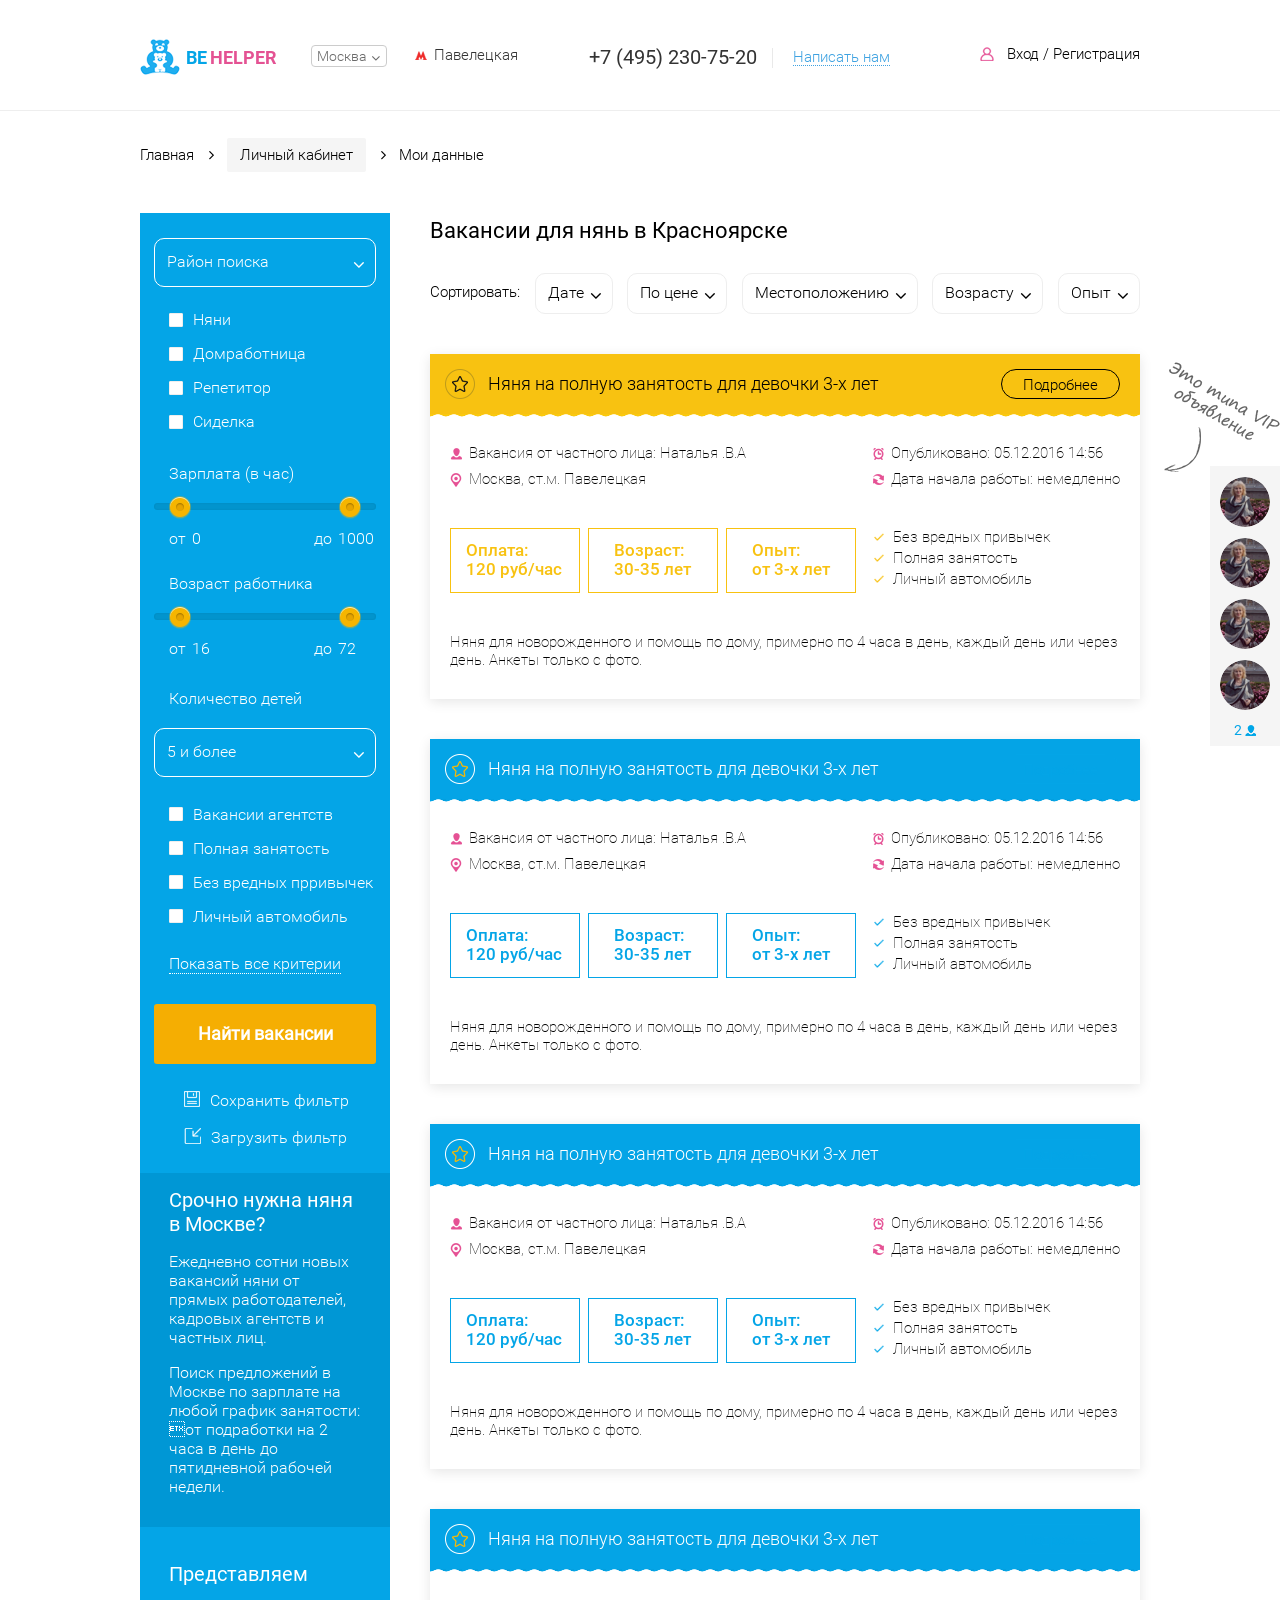
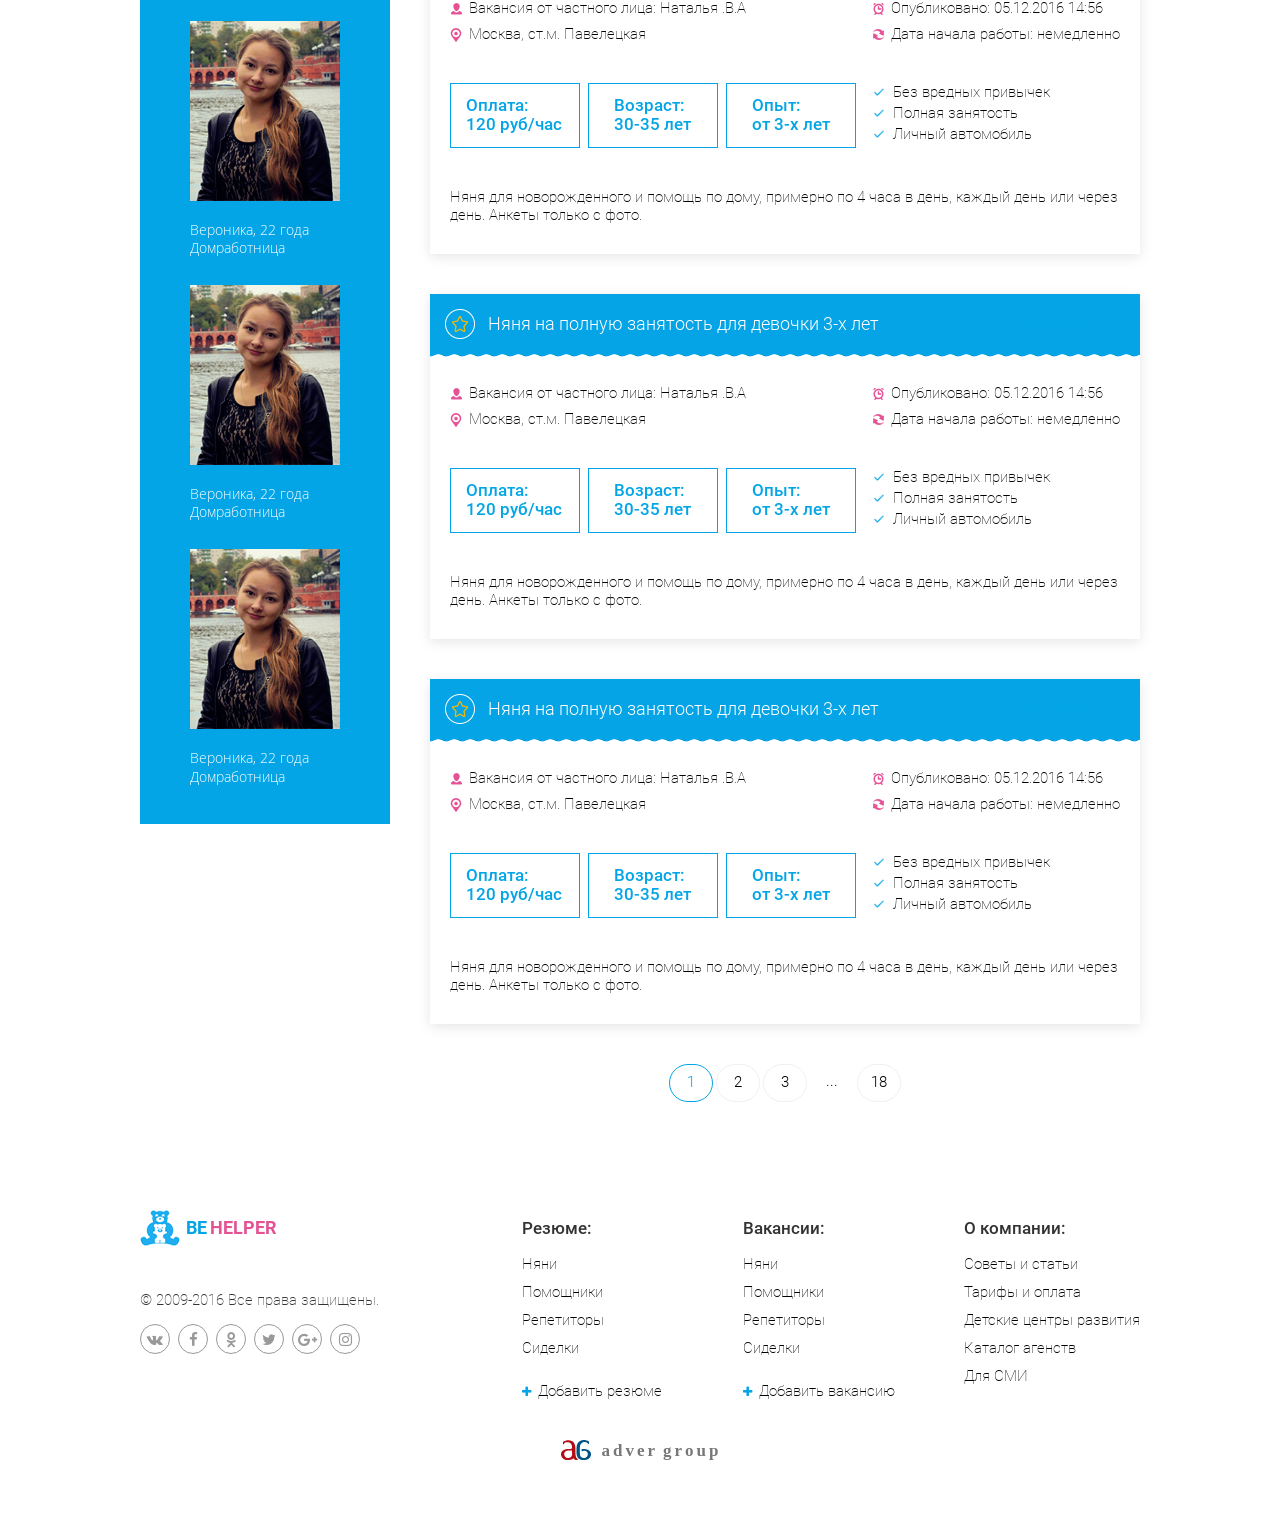
<file: catalog.html>
<!DOCTYPE html>
<html lang="en">

<head>
    <meta charset="UTF-8">
    <meta content='width=device-width, initial-scale=1.0' name='viewport' />
    <meta http-equiv="X-UA-Compatible" content="ie=edge">
    <link rel="stylesheet" href="css/normalize.css">
    <link rel="stylesheet" href="css/bootstrap.min.css">
    <link rel="stylesheet" href="css/font-awesome.min.css">
    <link rel="stylesheet" href="css/slick.css">
    <link rel="stylesheet" href="css/slick-theme.css">
    <link rel="stylesheet" href="css/fonts.css">
    <link rel="stylesheet" href="css/bootstrap-select.min.css">
    <link rel="stylesheet" href="css/main.css">
    <title>Document</title>
</head>

<body>
    <!-- overlay for menu -->
    <div class="overlay"></div>
    <!-- end overlay for menu -->

    <!-- header -->
    <header class="main-head">
        <div class="container">
            <div class="row">
                <div class="col-md-5 col-sm-12 col-xs-12">
                    <ul>
                        <li class="logo">
                            <img src="img/logo.png" alt="">
                            <span class="blue-logo">
                        be
                        </span>
                            <span class="pink-logo">
                         helper
                        </span>
                        </li>
                        <li class="city-choose">
                            <select class="dropdown-toggle" data-width="76px">
                              <option>Москва</option>
                              <option>Lorem</option>
                              <option>Lorem</option>
                            </select>
                        </li>
                        <li class="metro">
                            <img src="img/metro-icon.png" alt="">
                            <span>Павелецкая</span>
                        </li>
                        <li class="head-phone hidden-lg hidden-md">
                            +7 (495) 230-75-20
                        </li>
                        <li class="login-sm hidden-lg hidden-md">
                            <a href="">
                                <div class="login-sm-img">
                                    <img src="img/User-sm.png" alt="">
                                    <div class="logo-counter">
                                        3
                                    </div>
                                </div>
                                <span>Кабинет</span>
                            </a>
                        </li>
                        <li class="menu-toggle">
                            <span></span>
                        </li>
                    </ul>
                </div>
                <div class="col-md-4 col-sm-4  head-contacts ">
                    <ul>
                        <li class="head-phone hidden-xs">
                            +7 (495) 230-75-20
                        </li>
                        <li class="email-us">
                            <a href="">Написать нам</a>
                        </li>
                    </ul>
                </div>
                <div class="col-md-3 login col-sm-3 col-xs-3">
                    <a href="" class="login-md">
                        <img src="img/User.png" alt="">
                        <span>Вход / Регистрация</span>
                    </a>

                </div>

            </div>
        </div>
    </header>
    <!-- end header  -->
    <!-- mobile menu -->
    <div class="menu-wrap">
        <div class="container">
            <div class="menu-top">
                <div class="menu-city">
                    <ul>
                      <li>
                          <span>Ваш город:</span>
                      </li>
                      <li class="city-choose">
                          <select class="dropdown-toggle" data-width="86px">
                            <option>Москва</option>
                            <option>Lorem</option>
                            <option>Lorem</option>
                          </select>
                      </li>
                    </ul>
                </div>
                <div class="menu-login">
                    <div class="user-avatar">
                        <img src="img/User-sm.png" alt="">
                    </div>
                    <a href="">Вход / Регистрация</a>
                </div>
            </div>
            <ul class="menu">
                <li><a href="">Главная страница<i class="fa fa-angle-right" aria-hidden="true"></i></a></li>
                <li><a href="">Каталог работников<i class="fa fa-angle-right" aria-hidden="true"></i></a></li>
                <li><a href="">Каталог вакансий<i class="fa fa-angle-right" aria-hidden="true"></i></a></li>
                <li><a href="">О системе<i class="fa fa-angle-right" aria-hidden="true"></i></a></li>
            </ul>
            <div class="head-phone ">
                +7 (495) 230-75-20
            </div>
            <div class="email-us">
                <a href="">Написать нам</a>
            </div>
        </div>
    </div>

    <!-- end mobile menu -->
    <!-- navigation -->
    <hr class="head-hr">
    <section class="navigation">
        <div class="container">
            <div class="row">
                <div class="col-md-12 navigation-wrap">
                    <ul>
                        <li class="navigation-item">
                            <a href="#"><img src="img/home-img.png" alt="" class="hidden-sm hidden-md hidden-lg home-img"><span>Главная</span><i class="fa fa-angle-right" aria-hidden="true"></i></a>
                        </li>
                        <li class="navigation-item active-nav hidden-mob"><a href="#"><span>Личный кабинет</span><i class="fa fa-angle-right" aria-hidden="true"></i></a></li>
                        <li class="navigation-item hidden-mob"><a href="#"><span>Мои данные</span></a></li>
                        <li class="navigation-item active-nav hidden-lg hidden-md hidden-sm display-mob"><a href="#"><span>Каталог вакансий</span></a></li>
                    </ul>
                </div>
            </div>
        </div>
    </section>
    <!-- end navigation -->
    <!-- overlay for sidepanel -->
  <div class="overlay-2"></div>
    <!-- end overlay for sidepanel -->
    <!-- catalog-content -->
    <article class="company-content">
        <div class="container">
            <div class="row">
                <div class="col-md-12 col-sm-12 catalog-content clearfix">
                    <div class="side-panel-wrap">
                        <div class="active-link toggle-link"><a href="#"><img src="img/filter.png" alt="">Фильтр вакансий<i class="fa fa-angle-down" aria-hidden="true"></i></a></div>
                        <ul class="side-top">
                            <li class="dropdown-search">
                              <select class="search-side"   title="Район поиска" data-width="100%">
                                <option>Ketchup</option>
                                <option>Ketchup</option>
                                <option>Relish</option>
                              </select>
                            </li>
                            <li class="side-checkboxes">
                                <ul>
                                    <li>
                                        <input type="checkbox" id="in1"><label for="in1"><span></span>Няни</label>
                                    </li>
                                    <li>
                                        <input type="checkbox" id="in2"><label for="in2"><span></span>Домработница</label>
                                    </li>
                                    <li>
                                        <input type="checkbox" id="in3"><label for="in3"><span></span>Репетитор</label>
                                    </li>
                                    <li>
                                        <input type="checkbox" id="in4"><label for="in4"><span></span>Сиделка</label>
                                    </li>
                                </ul>
                            </li>
                            <li class="side-ranges">
                                <ul>
                                    <li class="ranges">
                                        <span>Зарплата (в час)</span>
                                        <div class="slider-bg"></div>
                                        <div class="slider-range-wrap">
                                        <div id="slider-range"></div>
                                        </div>
                                        <ul class="input-ranges clearfix">
                                            <li><label for="amount">от</label><input type="text" id="amount" readonly class="input-range"></li>
                                            <li><label for="amount-1">до</label><input type="text" id="amount-1" readonly class="input-range"></li>
                                        </ul>
                                    </li>
                                    <li class="ranges">
                                        <span>Возраст работника</span>
                                        <div class="slider-bg"></div>
                                        <div class="slider-range-wrap">
                                        <div id="slider-range-2"></div>
                                      </div>
                                        <ul class="input-ranges clearfix">
                                            <li><label for="amount-3">от</label><input type="text" id="amount-3" readonly class="input-range"></li>
                                            <li><label for="amount-4">до</label><input type="text" id="amount-4" readonly class="input-range"></li>
                                        </ul>
                                    </li>
                                </ul>
                            </li>
                            <li>
                                <span class="dropdown-search-desc">
                              Количество детей
                            </span>
                                <div class="dropdown-search">
                                  <select class="search-side"  data-width="100%">
                                    <option>5 и более</option>
                                    <option>Ketchup</option>
                                    <option>Relish</option>
                                  </select>
                                </div>
                            </li>
                            <li class="side-checkboxes checkboxes-2">
                                <ul>
                                    <li>
                                        <input type="checkbox" id="in5"><label for="in5"><span></span>Вакансии агентств</label>
                                    </li>
                                    <li>
                                        <input type="checkbox" id="in6"><label for="in6"><span></span>Полная занятость</label>
                                    </li>
                                    <li>
                                        <input type="checkbox" id="in7"><label for="in7"><span></span>Без вредных прривычек</label>
                                    </li>
                                    <li>
                                        <input type="checkbox" id="in8"><label for="in8"><span></span>Личный автомобиль</label>
                                    </li>
                                </ul>
                            </li>
                            <li class="show-criteria"><a href="" class="show-all-criteria">Показать все критерии</a></li>
                            <li class="search-vacancy">
                                <a href="" class="reg-btn">Найти вакансии</a>
                            </li>
                            <li class="search-filters">
                                <ul>
                                    <li>
                                        <a href=""><img src="img/save-filter.png" alt=""><span>Сохранить фильтр</span></a>
                                    </li>
                                    <li>
                                        <a href=""><img src="img/load-filter.png" alt=""><span>Загрузить фильтр</span></a>
                                    </li>
                                </ul>
                            </li>
                            <li class="adverse">
                                <span>Срочно нужна няня в Москве?</span>
                                <p>Ежедневно сотни новых вакансий няни от прямых работодателей, кадровых агентств и частных лиц. </p>
                                <p>Поиск предложений в Москве по зарплате на любой график занятости: от подработки на 2 часа в день до пятидневной рабочей недели.</p>
                            </li>
                            <li class="side-labors">
                                <span>Представляем</span>
                                <ul>
                                    <li class="labor-item">
                                        <a class="labor-item-wrap" href="">
                                            <div class="labor-item-img">
                                                <img src="img/labor-item-5.png" alt="">
                                            </div>
                                            <div class="labor-item-desc">
                                                <p>Вероника, 22 года</p>
                                                <p> Домработница</p>
                                            </div>
                                        </a>
                                    </li>
                                    <li class="labor-item">
                                        <a class="labor-item-wrap" href="">
                                            <div class="labor-item-img">
                                                <img src="img/labor-item-5.png" alt="">
                                            </div>
                                            <div class="labor-item-desc">
                                                <p>Вероника, 22 года</p>
                                                <p> Домработница</p>
                                            </div>
                                        </a>
                                    </li>
                                    <li class="labor-item">
                                        <a class="labor-item-wrap" href="">
                                            <div class="labor-item-img">
                                                <img src="img/labor-item-5.png" alt="">
                                            </div>
                                            <div class="labor-item-desc">
                                                <p>Вероника, 22 года</p>
                                                <p> Домработница</p>
                                            </div>
                                        </a>
                                    </li>
                                </ul>
                            </li>
                        </ul>
                    </div>
                    <div class="catalog-wrap">
                        <h4>Вакансии для нянь в Красноярске</h4>
                        <ul class="sort-by">
                            <li class="sort-item">Сортировать:</li>
                            <li class="sort-item">
                              <select class="search-side"  data-width="100%" title="Дате">
                                <option>Mustard</option>
                                <option>Ketchup</option>
                                <option>Relish</option>
                              </select>
                            </li>
                            <li class="sort-item">
                              <select class="search-side"  data-width="100%" title="По цене">
                                <option>Mustard</option>
                                <option>Ketchup</option>
                                <option>Relish</option>
                              </select>
                            </li>
                            <li class="sort-item">
                              <select class="search-side"  data-width="100%" title="Местоположению">
                                <option>Mustard</option>
                                <option>Ketchup</option>
                                <option>Relish</option>
                              </select>
                            </li>
                            <li class="sort-item">
                              <select class="search-side"  data-width="100%" title="Возрасту">
                                <option>Mustard</option>
                                <option>Ketchup</option>
                                <option>Relish</option>
                              </select>
                            </li>
                            <li class="sort-item">
                              <select class="search-side"  data-width="100%" title="Опыт">
                                <option>Mustard</option>
                                <option>Ketchup</option>
                                <option>Relish</option>
                              </select>
                            </li>
                        </ul>
                        <div class="catalog-item vip-catalog">
                            <div class="catalog-item-wrap">
                                <div class="catalog-item-head">
                                    <img src="img/vip-star-cat.png" alt="">
                                    <span>Няня на полную занятость для девочки 3-х лет</span>
                                    <a href="" class="showmore-cat">Подробнее</a>
                                </div>
                                <img src="img/vip-advert.png" alt="" class="vip-advert">
                                <div class="catalog-item-body">
                                    <ul class="clearfix catalog-item-lists">
                                        <li class="catalog-item-list ">
                                            <ul>
                                                <li><img src="img/cat-icon-1.png" alt=""><span>Вакансия от частного лица: Наталья .В.А</span></li>
                                                <li><img src="img/cat-icon-2.png" alt=""><span>Москва, ст.м. Павелецкая</span></li>
                                            </ul>
                                        </li>
                                        <li class="catalog-item-list">
                                            <ul>
                                                <li><img src="img/cat-icon-3.png" alt=""><span>Опубликовано: 05.12.2016 14:56</span></li>
                                                <li><img src="img/cat-icon-4.png" alt=""><span>Дата начала работы: немедленно</span></li>
                                            </ul>
                                        </li>
                                    </ul>
                                    <ul>
                                        <li class="catalog-item-wages">
                                            <ul>
                                                <li>
                                                    <p>Оплата:</p>
                                                    <p>120 руб/час</p>
                                                </li>
                                                <li>
                                                    <p>Возраст:</p>
                                                    <p>30-35 лет</p>
                                                </li>
                                                <li>
                                                    <p>Опыт:</p>
                                                    <p>от 3-х лет</p>
                                                </li>
                                            </ul>
                                        </li>
                                        <li class="catalog-item-criteria">
                                            <ul>
                                                <li>Без вредных привычек</li>
                                                <li>Полная занятость</li>
                                                <li>Личный автомобиль</li>
                                            </ul>
                                        </li>
                                    </ul>
                                    <div class="catalog-item-desc"><p>Няня для новорожденного и помощь по дому, примерно по 4 часа в день, каждый день или через день. </p><p>Анкеты только с фото.</p></div>
                                      <div class="showmore-wrap"><a href="" class="showmore-cat hidden-lg hidden-md ">Подробнее</a></div>
                                </div>
                            </div>
                        </div>
                        <div class="catalog-item">
                          <div class="catalog-item-wrap">
                              <div class="catalog-item-head">
                                  <img src="img/star-cat.png" alt="">
                                  <span>Няня на полную занятость для девочки 3-х лет</span>
                                    <a href="" class="showmore-cat">Подробнее</a>
                              </div>
                              <div class="catalog-item-body">
                                  <ul class="clearfix catalog-item-lists">
                                      <li class="catalog-item-list ">
                                          <ul>
                                              <li><img src="img/cat-icon-1.png" alt=""><span>Вакансия от частного лица: Наталья .В.А</span></li>
                                              <li><img src="img/cat-icon-2.png" alt=""><span>Москва, ст.м. Павелецкая</span></li>
                                          </ul>
                                      </li>
                                      <li class="catalog-item-list">
                                          <ul>
                                              <li><img src="img/cat-icon-3.png" alt=""><span>Опубликовано: 05.12.2016 14:56</span></li>
                                              <li><img src="img/cat-icon-4.png" alt=""><span>Дата начала работы: немедленно</span></li>
                                          </ul>
                                      </li>
                                  </ul>
                                  <ul>
                                      <li class="catalog-item-wages">
                                          <ul>
                                              <li>
                                                  <p>Оплата:</p>
                                                  <p>120 руб/час</p>
                                              </li>
                                              <li>
                                                  <p>Возраст:</p>
                                                  <p>30-35 лет</p>
                                              </li>
                                              <li>
                                                  <p>Опыт:</p>
                                                  <p>от 3-х лет</p>
                                              </li>
                                          </ul>
                                      </li>
                                      <li class="catalog-item-criteria">
                                          <ul>
                                              <li>Без вредных привычек</li>
                                              <li>Полная занятость</li>
                                              <li>Личный автомобиль</li>
                                          </ul>
                                      </li>
                                  </ul>
                                  <div class="catalog-item-desc"><p>Няня для новорожденного и помощь по дому, примерно по 4 часа в день, каждый день или через день. </p><p>Анкеты только с фото.</p></div>
                                        <div class="showmore-wrap"><a href="" class="showmore-cat hidden-lg hidden-md ">Подробнее</a></div>
                              </div>
                          </div>
                        </div>
                        <div class="catalog-item">
                          <div class="catalog-item-wrap">
                              <div class="catalog-item-head">
                                  <img src="img/star-cat.png" alt="">
                                  <span>Няня на полную занятость для девочки 3-х лет</span>
                                  <a href="" class="showmore-cat">Подробнее</a>
                              </div>
                              <div class="catalog-item-body">
                                  <ul class="clearfix catalog-item-lists">
                                      <li class="catalog-item-list ">
                                          <ul>
                                              <li><img src="img/cat-icon-1.png" alt=""><span>Вакансия от частного лица: Наталья .В.А</span></li>
                                              <li><img src="img/cat-icon-2.png" alt=""><span>Москва, ст.м. Павелецкая</span></li>
                                          </ul>
                                      </li>
                                      <li class="catalog-item-list">
                                          <ul>
                                              <li><img src="img/cat-icon-3.png" alt=""><span>Опубликовано: 05.12.2016 14:56</span></li>
                                              <li><img src="img/cat-icon-4.png" alt=""><span>Дата начала работы: немедленно</span></li>
                                          </ul>
                                      </li>
                                  </ul>
                                  <ul>
                                      <li class="catalog-item-wages">
                                          <ul>
                                              <li>
                                                  <p>Оплата:</p>
                                                  <p>120 руб/час</p>
                                              </li>
                                              <li>
                                                  <p>Возраст:</p>
                                                  <p>30-35 лет</p>
                                              </li>
                                              <li>
                                                  <p>Опыт:</p>
                                                  <p>от 3-х лет</p>
                                              </li>
                                          </ul>
                                      </li>
                                      <li class="catalog-item-criteria">
                                          <ul>
                                              <li>Без вредных привычек</li>
                                              <li>Полная занятость</li>
                                              <li>Личный автомобиль</li>
                                          </ul>
                                      </li>
                                  </ul>
                                  <div class="catalog-item-desc"><p>Няня для новорожденного и помощь по дому, примерно по 4 часа в день, каждый день или через день. </p><p>Анкеты только с фото.</p></div>
                                      <div class="showmore-wrap"><a href="" class="showmore-cat hidden-lg hidden-md ">Подробнее</a></div>
                              </div>
                          </div>
                        </div>
                        <div class="catalog-item">
                          <div class="catalog-item-wrap">
                            <div class="catalog-item-head">
                                <img src="img/star-cat.png" alt="">
                                <span>Няня на полную занятость для девочки 3-х лет</span>
                                <a href="" class="showmore-cat">Подробнее</a>
                            </div>
                              <div class="catalog-item-body">
                                  <ul class="clearfix catalog-item-lists">
                                      <li class="catalog-item-list ">
                                          <ul>
                                              <li><img src="img/cat-icon-1.png" alt=""><span>Вакансия от частного лица: Наталья .В.А</span></li>
                                              <li><img src="img/cat-icon-2.png" alt=""><span>Москва, ст.м. Павелецкая</span></li>
                                          </ul>
                                      </li>
                                      <li class="catalog-item-list">
                                          <ul>
                                              <li><img src="img/cat-icon-3.png" alt=""><span>Опубликовано: 05.12.2016 14:56</span></li>
                                              <li><img src="img/cat-icon-4.png" alt=""><span>Дата начала работы: немедленно</span></li>
                                          </ul>
                                      </li>
                                  </ul>
                                  <ul>
                                      <li class="catalog-item-wages">
                                          <ul>
                                              <li>
                                                  <p>Оплата:</p>
                                                  <p>120 руб/час</p>
                                              </li>
                                              <li>
                                                  <p>Возраст:</p>
                                                  <p>30-35 лет</p>
                                              </li>
                                              <li>
                                                  <p>Опыт:</p>
                                                  <p>от 3-х лет</p>
                                              </li>
                                          </ul>
                                      </li>
                                      <li class="catalog-item-criteria">
                                          <ul>
                                              <li>Без вредных привычек</li>
                                              <li>Полная занятость</li>
                                              <li>Личный автомобиль</li>
                                          </ul>
                                      </li>
                                  </ul>
                                  <div class="catalog-item-desc"><p>Няня для новорожденного и помощь по дому, примерно по 4 часа в день, каждый день или через день. </p><p>Анкеты только с фото.</p></div>
                                        <div class="showmore-wrap"><a href="" class="showmore-cat hidden-lg hidden-md ">Подробнее</a></div>
                              </div>
                          </div>
                        </div>
                        <div class="catalog-item">
                          <div class="catalog-item-wrap">
                            <div class="catalog-item-head">
                                <img src="img/star-cat.png" alt="">
                                <span>Няня на полную занятость для девочки 3-х лет</span>
                                <a href="" class="showmore-cat">Подробнее</a>
                            </div>
                              <div class="catalog-item-body">
                                  <ul class="clearfix catalog-item-lists">
                                      <li class="catalog-item-list ">
                                          <ul>
                                              <li><img src="img/cat-icon-1.png" alt=""><span>Вакансия от частного лица: Наталья .В.А</span></li>
                                              <li><img src="img/cat-icon-2.png" alt=""><span>Москва, ст.м. Павелецкая</span></li>
                                          </ul>
                                      </li>
                                      <li class="catalog-item-list">
                                          <ul>
                                              <li><img src="img/cat-icon-3.png" alt=""><span>Опубликовано: 05.12.2016 14:56</span></li>
                                              <li><img src="img/cat-icon-4.png" alt=""><span>Дата начала работы: немедленно</span></li>
                                          </ul>
                                      </li>
                                  </ul>
                                  <ul>
                                      <li class="catalog-item-wages">
                                          <ul>
                                              <li>
                                                  <p>Оплата:</p>
                                                  <p>120 руб/час</p>
                                              </li>
                                              <li>
                                                  <p>Возраст:</p>
                                                  <p>30-35 лет</p>
                                              </li>
                                              <li>
                                                  <p>Опыт:</p>
                                                  <p>от 3-х лет</p>
                                              </li>
                                          </ul>
                                      </li>
                                      <li class="catalog-item-criteria">
                                          <ul>
                                              <li>Без вредных привычек</li>
                                              <li>Полная занятость</li>
                                              <li>Личный автомобиль</li>
                                          </ul>
                                      </li>
                                  </ul>
                                  <div class="catalog-item-desc"><p>Няня для новорожденного и помощь по дому, примерно по 4 часа в день, каждый день или через день. </p><p>Анкеты только с фото.</p></div>
                                      <div class="showmore-wrap"><a href="" class="showmore-cat hidden-lg hidden-md ">Подробнее</a></div>
                              </div>
                          </div>
                        </div>
                        <div class="catalog-item">
                          <div class="catalog-item-wrap">
                            <div class="catalog-item-head">
                                <img src="img/star-cat.png" alt="">
                                <span>Няня на полную занятость для девочки 3-х лет</span>
                                <a href="" class="showmore-cat">Подробнее</a>
                            </div>
                              <div class="catalog-item-body">
                                  <ul class="clearfix catalog-item-lists">
                                      <li class="catalog-item-list ">
                                          <ul>
                                              <li><img src="img/cat-icon-1.png" alt=""><span>Вакансия от частного лица: Наталья .В.А</span></li>
                                              <li><img src="img/cat-icon-2.png" alt=""><span>Москва, ст.м. Павелецкая</span></li>
                                          </ul>
                                      </li>
                                      <li class="catalog-item-list">
                                          <ul>
                                              <li><img src="img/cat-icon-3.png" alt=""><span>Опубликовано: 05.12.2016 14:56</span></li>
                                              <li><img src="img/cat-icon-4.png" alt=""><span>Дата начала работы: немедленно</span></li>
                                          </ul>
                                      </li>
                                  </ul>
                                  <ul>
                                      <li class="catalog-item-wages">
                                          <ul>
                                              <li>
                                                  <p>Оплата:</p>
                                                  <p>120 руб/час</p>
                                              </li>
                                              <li>
                                                  <p>Возраст:</p>
                                                  <p>30-35 лет</p>
                                              </li>
                                              <li>
                                                  <p>Опыт:</p>
                                                  <p>от 3-х лет</p>
                                              </li>
                                          </ul>
                                      </li>
                                      <li class="catalog-item-criteria">
                                          <ul>
                                              <li>Без вредных привычек</li>
                                              <li>Полная занятость</li>
                                              <li>Личный автомобиль</li>
                                          </ul>
                                      </li>
                                  </ul>
                                  <div class="catalog-item-desc"><p>Няня для новорожденного и помощь по дому, примерно по 4 часа в день, каждый день или через день. </p><p>Анкеты только с фото.</p></div>
                                      <div class="showmore-wrap"><a href="" class="showmore-cat hidden-lg hidden-md ">Подробнее</a></div>
                              </div>
                          </div>
                        </div>
                        <div class="pagination">
                          <ul>
                            <li><a href="" class="active-page">1</a></li>
                            <li><a href="">2</a></li>
                            <li><a href="">3</a></li>
                            <li><a href="" class="pagination-dots">...</a></li>
                            <li><a href="">18</a></li>
                          </ul>
                        </div>
                    </div>
                </div>
            </div>
        </div>
        <div class="chat-side">
            <ul class="chat-side-items">
                <li class="chat-side-item">
                    <a href=""><img src="img/chat-ava.png" alt=""></a>
                </li>
                <li class="chat-side-item">
                    <a href=""><img src="img/chat-ava.png" alt=""></a>
                </li>
                <li class="chat-side-item">
                    <a href=""><img src="img/chat-ava.png" alt=""></a>
                </li>
                <li class="chat-side-item">
                    <a href=""><img src="img/chat-ava.png" alt=""></a>
                </li>
                <li class="chat-count-people"><a href=""><span>2</span><img src="img/chat-count.png" alt=""></a></li>
            </ul>
            <div class="chat-side-conversation">
              <div class="chat-head">
                <div class="support-icon-wrap">
                  <img src="img/support-icon.png" alt="">
                </div>
                <div class="support">
                  <ul class="support-id">
                    <li class="support-name">Антон Колосков</li>
                    <li class="support-desc">Служба технической поддержки</li>
                  </ul>
                </div>
              </div>
              <div class="chat-body">
                <ul>
                  <li class="message-wrap in-message clearfix">
                    <ul>
                      <li class="chat-avatar"><img src="img/chat-ava.png" alt=""></li>
                      <li class="chat-message"><p>Для чата используйте скетч страницы</p>
                        <p class="link-message"><a href=""><img src="img/link-img.png" alt=""><span>https://wireframe.cc</span></a></p>
                      </li>
                      <li class="chat-time">18:20</li>
                    </ul>
                  </li>
                  <li class="message-wrap out-message clearfix">
                    <ul>
                      <li class="chat-avatar"><img src="img/chat-ava.png" alt=""></li>
                      <li class="chat-message"><p>Сделаю немного от себя, чтобы в одном стиле сайта</p></li>
                      <li class="chat-time">18:40</li>
                    </ul>
                  </li>
                </ul>
              </div>
              <div class="chat-send-message">
                <div class="attach-file"><i class="fa fa-paperclip fa-rotate-270" aria-hidden="true"></i></div>
                <input type="text" placeholder="Я начинаю писать...">
                <div class="send-message">
                  <i class="fa fa-paper-plane-o " aria-hidden="true"></i>
                </div>
              </div>
            </div>
        </div>
    </article>
    <!-- end catalog-content -->
    <!-- footer -->
    <footer class="main-foot">
        <div class="container">
            <div class="row">
                <div class="col-md-4  ">
                    <ul class="footer-first-row">
                        <li class="logo">
                            <img src="img/logo.png" alt="">
                            <span class="blue-logo">
                                        be
                              </span>
                            <span class="pink-logo">
                                   helper
                                </span>
                        </li>
                        <li class="social-copyright">
                            <div class="copyright">
                                &copy; 2009-2016 Все права защищены.
                            </div>
                            <div class="social-icons">
                                <ul>
                                    <li><a href="#"><i class="fa fa-vk" aria-hidden="true"></i></a></li>
                                    <li><a href="#"><i class="fa fa-facebook" aria-hidden="true"></i></a></li>
                                    <li><a href="#"><i class="fa fa-odnoklassniki" aria-hidden="true"></i></a></li>
                                    <li><a href="#"><i class="fa fa-twitter" aria-hidden="true"></i></a></li>
                                    <li><a href="#"><i class="fa fa-google-plus" aria-hidden="true"></i></a></li>
                                    <li>
                                        <a href="#"><i class="fa fa-instagram" aria-hidden="true"></i></a>
                                    </li>
                                </ul>
                            </div>
                        </li>
                        <li class="hidden-lg hidden-md hidden-sm foot-links">
                            <div> <a href="">Полная версия</a></div>
                            <div><a href="">Реклама на сайте</a></div>

                        </li>
                    </ul>
                </div>
                <div class="col-md-8   foot-menu">
                    <ul>
                        <li class="foot-menu-head">
                            <p>Резюме:</p>
                            <ul>
                                <li>
                                    <a href="">Няни</a>
                                </li>
                                <li>
                                    <a href="">Помощники</a>
                                </li>
                                <li>
                                    <a href="">Репетиторы</a>
                                </li>
                                <li>
                                    <a href="">Сиделки</a>
                                </li>
                                <li>
                                    <a href=""><i class="fa fa-plus" aria-hidden="true"></i>Добавить резюме</a>
                                </li>
                            </ul>
                        </li>
                        <li class="foot-menu-head">
                            <p>Вакансии:</p>
                            <ul>
                                <li>
                                    <a href="">Няни</a>
                                </li>
                                <li>
                                    <a href="">Помощники</a>
                                </li>
                                <li>
                                    <a href="">Репетиторы</a>
                                </li>
                                <li>
                                    <a href="">Сиделки</a>
                                </li>
                                <li>
                                    <a href=""><i class="fa fa-plus" aria-hidden="true"></i>Добавить вакансию</a>
                                </li>
                            </ul>
                        </li>
                        <li class="foot-menu-head">
                            <p>О компании:</p>
                            <ul>
                                <li>
                                    <a href="">Советы и статьи</a>
                                </li>
                                <li>
                                    <a href="">Тарифы и оплата</a>
                                </li>
                                <li>
                                    <a href="">Детские центры развития</a>
                                </li>
                                <li>
                                    <a href="">Каталог агенств</a>
                                </li>
                                <li>
                                    <a href="">Для СМИ</a>
                                </li>
                            </ul>
                        </li>
                    </ul>
                </div>
            </div>
            <div class="flabCopyAg">
  <div class="flabCopyAg__copyLink">
    <a href="http://www.adver.kg/">
      <span>
        <svg xmlns="http://www.w3.org/2000/svg" viewBox="0 0 528.79 354.54">
          <defs>
            <style>
              .ALetter {
                fill: #b10d15
              }

              .GLetter {
                fill: #005285
              }

            </style>
          </defs>
          <title>Adver Group</title>
          <g id="Слой_2" data-name="Слой 2">
            <g id="adver_logo">
              <path id="g" class="GLetter" d="M364.09,197.5l-.7-38c13.5-.5,27-1,40.5-.7,12.3.4,24.6,1.3,37.5,3,39.7,5.4,65.5,25.7,78.2,51.1a87.46,87.46,0,0,1,9.1,43.2,94.36,94.36,0,0,1-12.8,43.3c-16.1,28.1-47.4,50.4-93.3,54.2a224.84,224.84,0,0,1-30.7.7c-34.3-1.5-62.3-11.4-82.3-29.8-20.2-18.6-32.4-45.7-35.4-81.6-2.7-31.2-.6-68.2-.6-100.1,0-32.3,6.6-59.1,17.9-80.4,11.1-20.8,26.9-36.6,45.7-46.8C355.89,5.1,377.59,0,400.79,0c32.8,0,63.6,10,92.3,25.3V69.8c-4.6.8-9.2,1.5-13.7,2.2-6-18.9-19-29-37.9-34.2a86.63,86.63,0,0,0-37.9-1.5,85.24,85.24,0,0,0-37,15.7c-35.7,26.8-33.2,63.7-34.2,103-1.5,50.4-3.5,126.2,21.1,145.6,13.7,12.3,36.4,19.3,54.6,17.7,22.4-1.7,39.5-12.8,50.4-27.9a76.21,76.21,0,0,0,13.1-32.3,63.67,63.67,0,0,0-3-33.2c-5.2-13.7-15.7-24.9-31.8-30.7-9.7-3.2-24.4-6.8-37.6-6.1-9.7.4-17,2.9-23.6,10.1-3.8-.2-7.7-.4-11.5-.7Z"></path>
              <path id="a" class="ALetter" d="M192.49,185.1l-21,1h-.1c-5.3.1-10.9.3-16.5.3-21.4.3-42.8.6-62.8,7.4a51,51,0,0,0-31.9,30.6,64.38,64.38,0,0,0-3.1,33.1,76.61,76.61,0,0,0,13.1,32.4,67.85,67.85,0,0,0,50.4,28,80,80,0,0,0,29.2-3.4,70.56,70.56,0,0,0,24.7-13.7l.1-.2c23.9-19,21.8-49.9,19.5-84.8-.7-10-1.5-20.3-1.6-30.7m-105-23.7h0c14.1-1.9,28.1-1.9,42.3-1.7,13.4,0,26.8.1,40-1.6a43.56,43.56,0,0,0,11.8-3,24,24,0,0,0,7.8-5.1,21.75,21.75,0,0,0,4.2-8.3,50.67,50.67,0,0,0,1.6-13.4c0-35.8-13.4-59.7-32.1-73.9A80.5,80.5,0,0,0,126.49,39a88.66,88.66,0,0,0-38,2c-19.6,5.4-33.6,16-39.9,35.7-4.5-.7-9.1-1.4-13.7-2.1V30c29.6-15.9,61.7-26.3,95.5-26.3,22.5,0,43.8,4.9,62.1,14.9A110.22,110.22,0,0,1,237.09,64c11,20.8,17.3,47,17.3,78.8v70.9c.2,5.1.4,10.2.5,15.2,1.5,43.7,2.6,80.6,44.9,114.3l6.1,5-7.7,1.3c-23,4.1-40,2.6-52.8-3-11.3-4.9-19.3-13-24.9-23a95.2,95.2,0,0,1-20.9,15.3,107.73,107.73,0,0,1-30.7,10.7,247.56,247.56,0,0,1-31,3.8,211,211,0,0,1-31.8-.2c-45.8-3.9-77.2-26-93.3-54.2A96.68,96.68,0,0,1,.09,255.7a88.57,88.57,0,0,1,9.1-43.2c12.6-25.5,38.6-45.7,78.3-51.1Z"></path>
            </g>
          </g>
        </svg>
      </span>
      <div class="jumpingAdver">
        <div class="jumpingLetter">a</div>
        <div class="jumpingLetter">d</div>
        <div class="jumpingLetter">v</div>
        <div class="jumpingLetter">e</div>
        <div class="jumpingLetter">r</div>
        <div class="jumpingLetter">g</div>
        <div class="jumpingLetter">r</div>
        <div class="jumpingLetter">o</div>
        <div class="jumpingLetter">u</div>
        <div class="jumpingLetter">p</div>
      </div>
    </a>
  </div>
</div>
 
        </div>
    </footer>
    <!-- end footer -->
    <!-- load scripts -->
    <script src="js/jquery.min.js"></script>
    <script src="js/jquery-ui.min.js"></script>
    <script src="js/jquery-ui-slider-pips.min.js"></script>
    <script src="js/jquery.ui.touch-punch.min.js"></script>
    <script src="js/slick.min.js"></script>
    <script src="js/bootstrap.min.js"></script>
    <script src="js/bootstrap-select.min.js"></script>
    <script src="js/main.js"></script>
    <!-- end load scripts -->
</body>

</html>
</file>
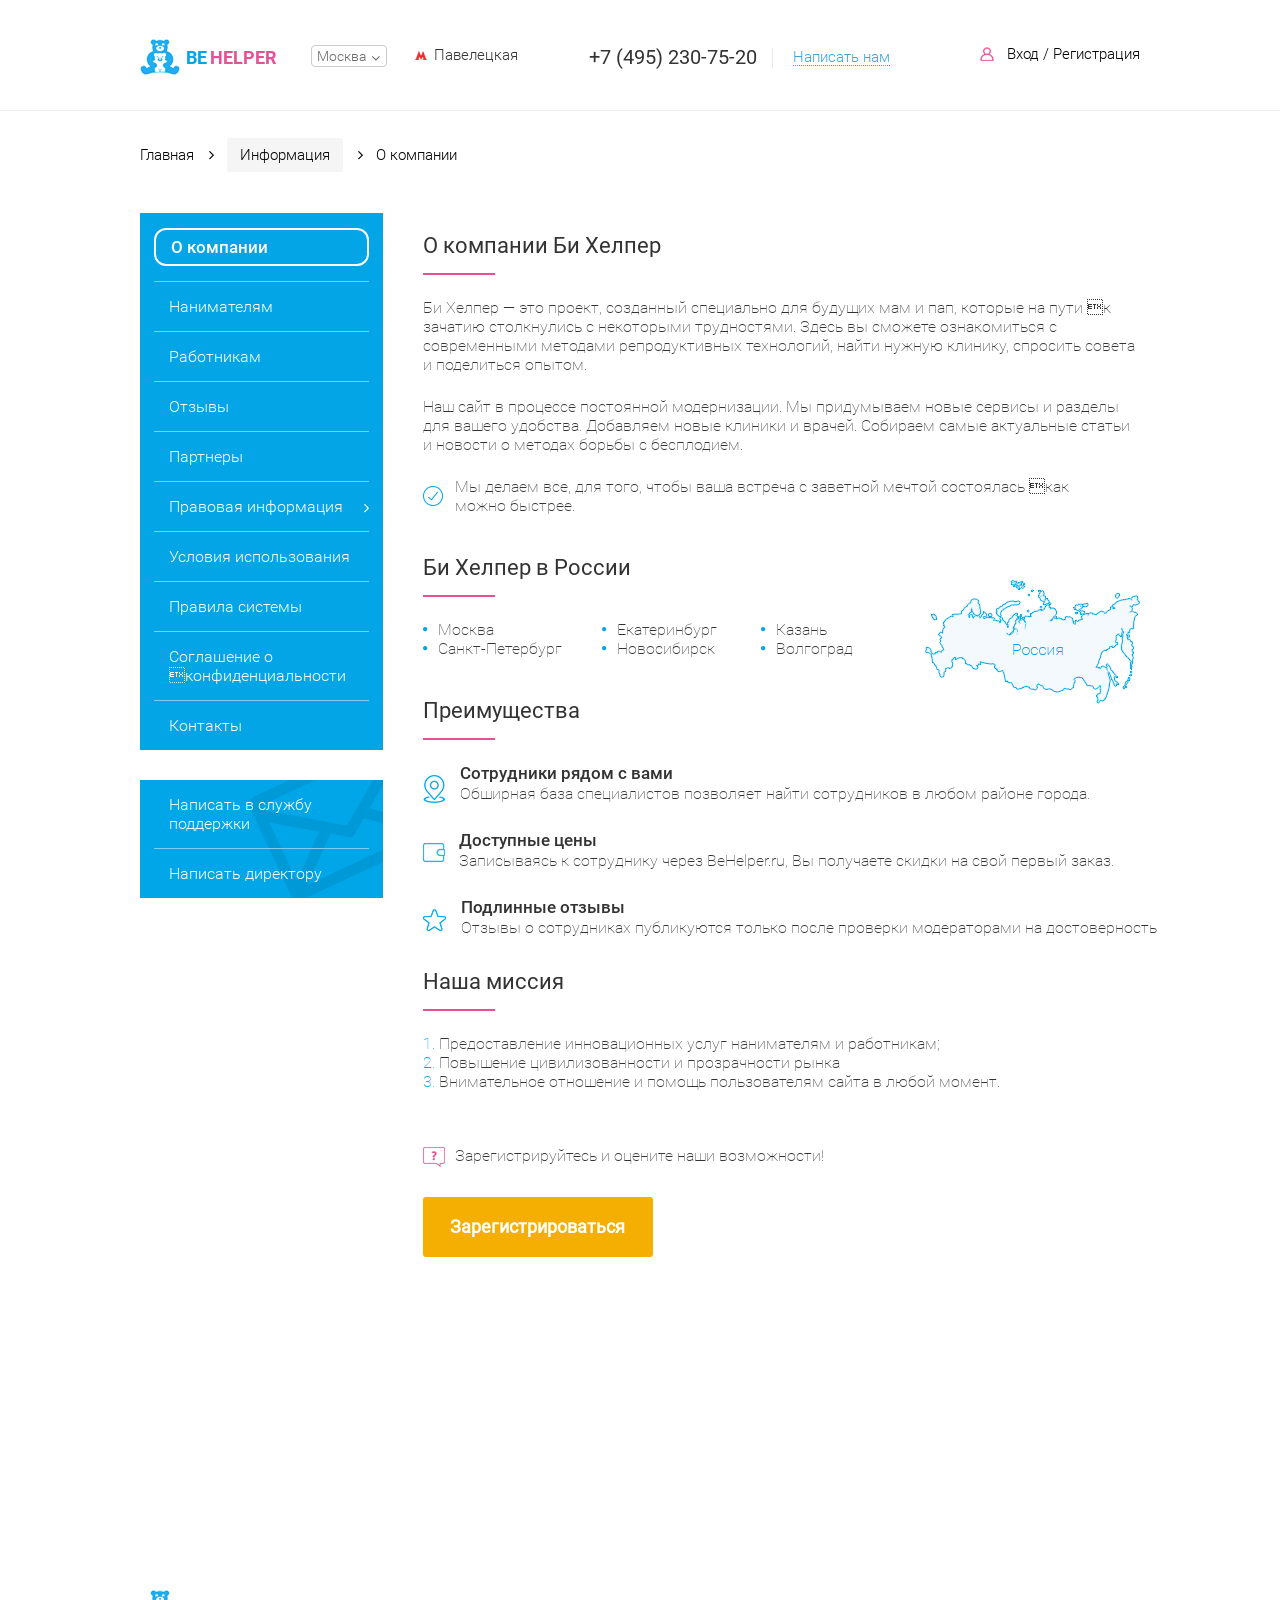
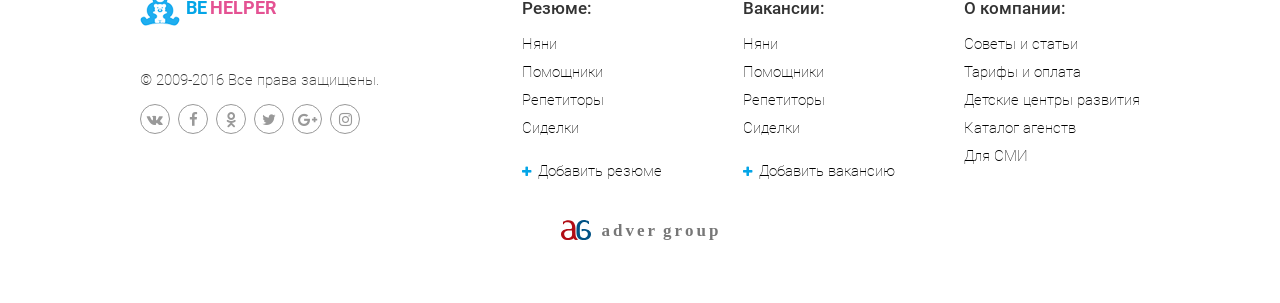
<file: company.html>
<!DOCTYPE html>
<html lang="en">

<head>
    <meta charset="UTF-8">
    <meta content='width=device-width, initial-scale=1.0' name='viewport' />
    <meta http-equiv="X-UA-Compatible" content="ie=edge">
    <link rel="stylesheet" href="css/normalize.css">
    <link rel="stylesheet" href="css/bootstrap.min.css">
    <link rel="stylesheet" href="css/font-awesome.min.css">
    <link rel="stylesheet" href="css/slick.css">
    <link rel="stylesheet" href="css/slick-theme.css">
    <link rel="stylesheet" href="css/fonts.css">
    <link rel="stylesheet" href="css/bootstrap-select.min.css">
    <link rel="stylesheet" href="css/main.css">
    <title>Document</title>
</head>

<body>
    <!-- overlay for menu -->
    <div class="overlay"></div>
    <!-- end overlay for menu -->
    <!-- header -->
    <header class="main-head">
        <div class="container">
            <div class="row">
                <div class="col-md-5 col-sm-12 col-xs-12">
                    <ul>
                        <li class="logo">
                            <img src="img/logo.png" alt="">
                            <span class="blue-logo">
                        be
                        </span>
                            <span class="pink-logo">
                         helper
                        </span>
                        </li>
                        <li class="city-choose">
                            <select class="dropdown-toggle" data-width="76px">
                              <option>Москва</option>
                              <option>Lorem</option>
                              <option>Lorem</option>
                            </select>
                        </li>
                        <li class="metro">
                            <img src="img/metro-icon.png" alt="">
                            <span>Павелецкая</span>
                        </li>
                        <li class="head-phone hidden-lg hidden-md">
                            +7 (495) 230-75-20
                        </li>
                        <li class="login-sm hidden-lg hidden-md">
                            <a href="">
                                <div class="login-sm-img">
                                    <img src="img/User-sm.png" alt="">
                                    <div class="logo-counter">
                                        3
                                    </div>
                                </div>
                                <span>Кабинет</span>
                            </a>
                        </li>
                        <li class="menu-toggle">
                            <span></span>
                        </li>
                    </ul>
                </div>
                <div class="col-md-4 col-sm-4  head-contacts ">
                    <ul>
                        <li class="head-phone hidden-xs">
                            +7 (495) 230-75-20
                        </li>
                        <li class="email-us">
                            <a href="">Написать нам</a>
                        </li>
                    </ul>
                </div>
                <div class="col-md-3 login col-sm-3 col-xs-3">
                    <a href="" class="login-md">
                        <img src="img/User.png" alt="">
                        <span>Вход / Регистрация</span>
                    </a>

                </div>

            </div>
        </div>
    </header>
    <!-- end header  -->
    <!-- mobile menu -->
    <div class="menu-wrap">
        <div class="container">
            <div class="menu-top">
                <div class="menu-city">
                    <ul>
                      <li>
                          <span>Ваш город:</span>
                      </li>
                      <li class="city-choose">
                          <select class="dropdown-toggle" data-width="86px">
                            <option>Москва</option>
                            <option>Lorem</option>
                            <option>Lorem</option>
                          </select>
                      </li>
                    </ul>
                </div>
                <div class="menu-login">
                    <div class="user-avatar">
                        <img src="img/User-sm.png" alt="">
                    </div>
                    <a href="">Вход / Регистрация</a>
                </div>
            </div>
            <ul class="menu">
                <li><a href="">Главная страница<i class="fa fa-angle-right" aria-hidden="true"></i></a></li>
                <li><a href="">Каталог работников<i class="fa fa-angle-right" aria-hidden="true"></i></a></li>
                <li><a href="">Каталог вакансий<i class="fa fa-angle-right" aria-hidden="true"></i></a></li>
                <li><a href="">О системе<i class="fa fa-angle-right" aria-hidden="true"></i></a></li>
            </ul>
            <div class="head-phone ">
                +7 (495) 230-75-20
            </div>
            <div class="email-us">
                <a href="">Написать нам</a>
            </div>
        </div>
    </div>

    <!-- end mobile menu -->
    <!-- navigation -->
    <hr class="head-hr">
    <section class="navigation">
        <div class="container">
            <div class="row">
                <div class="col-md-12 navigation-wrap">
                    <ul>
                        <li class="navigation-item">
                            <a href="#"><img src="img/home-img.png" alt="" class="hidden-sm hidden-md hidden-lg home-img"><span>Главная</span><i class="fa fa-angle-right" aria-hidden="true"></i></a>
                        </li>
                        <li class="navigation-item active-nav"><a href="#"><span>Информация</span><i class="fa fa-angle-right" aria-hidden="true"></i></a></li>
                        <li class="navigation-item"><a href="#"><span>О компании</span></a></li>
                    </ul>
                </div>
            </div>
        </div>
    </section>
    <!-- end navigation -->
    <!-- overlay for sidepanel -->
    <div class="overlay-2"></div>
    <!-- end overlay for sidepanel -->
    <!-- about-company -->
    <article class="company-content">
        <div class="container">
            <div class="row">
                <div class="col-md-3 col-sm-4 col-xs-12 side-panel">
                    <div class="side-panel-wrap">
                      <div class="active-link toggle-link"><a href="#">О компании<i class="fa fa-angle-down" aria-hidden="true"></i></a></div>
                        <ul class="side-top">
                            <li class="active-link"><a href="#">О компании</a></li>
                            <li><a href="#">Нанимателям</a></li>
                            <li>
                                <a href="#">Работникам</a>
                            </li>
                            <li><a href="#">Отзывы</a></li>
                            <li><a href="#">Партнеры</a></li>
                            <li class="sub-parent"><a href="#"><span>Правовая информация</span><i class="fa fa-angle-right" aria-hidden="true"></i></a>
                                <ul class="side-sub">
                                    <li><a href="#">Lorem</a></li>
                                    <li><a href="#">Lorem</a></li>
                                    <li><a href="#">Lorem</a></li>
                                    <li><a href="#">Lorem</a></li>
                                </ul>
                            </li>
                            <li>
                                <a href="#">Условия использования</a>
                            </li>
                            <li>
                                <a href="#">Правила системы</a>
                            </li>
                            <li>
                                <a href="#">Соглашение о конфиденциальности</a>
                            </li>
                            <li>
                                <a href="#">Контакты</a>
                            </li>
                        </ul>
                        <ul class="side-bottom">
                            <li><a href="#">Написать в службу поддержки</a></li>
                            <li><a href="#">Написать директору</a></li>
                        </ul>
                    </div>
                </div>
                <div class="col-md-9 col-sm-8 col-xs-12 about-txt">
                    <div class="first-indent">
                        <h4>О компании Би Хелпер</h4>
                        <p>Би Хелпер — это проект, созданный специально для будущих мам и пап, которые на пути к зачатию столкнулись с некоторыми трудностями. Здесь вы сможете ознакомиться с современными методами репродуктивных технологий, найти нужную
                            клинику, спросить совета и поделиться опытом.</p>
                        <p>Наш сайт в процессе постоянной модернизации. Мы придумываем новые сервисы и разделы для вашего удобства. Добавляем новые клиники и врачей. Собираем самые актуальные статьи и новости о методах борьбы с бесплодием.</p>
                        <div class="tagline"><img src="img/tagline-img.png" alt="">
                            <p>Мы делаем все, для того, чтобы ваша встреча с заветной мечтой состоялась как можно быстрее.</p>
                        </div>
                    </div>
                    <div class="second-indent clearfix">
                        <h4>Би Хелпер в России</h4>
                        <div class="second-indent-wrap">
                        <div class="second-indent-left hidden-xs hidden-sm">
                            <ul>
                                <li>Москва</li>
                                <li>Санкт-Петербург</li>
                            </ul>
                            <ul>
                                <li>Екатеринбург</li>
                                <li>Новосибирск</li>
                            </ul>
                            <ul>
                                <li>Казань</li>
                                <li>Волгоград</li>
                            </ul>
                        </div>
                        <div class="second-indent-left hidden-md hidden-lg clearfix">
                            <ul>
                                <li>Москва</li>
                                <li>Санкт-Петербург</li>
                                <li>Казань</li>
                            </ul>
                            <ul>
                                <li>Екатеринбург</li>
                                <li>Новосибирск</li>
                                <li>Волгоград</li>
                            </ul>

                        </div>
                        <div class="second-indent-right clearfix">
                            <img src="img/russia-map.png" alt="">
                        </div>
                        </div>
                    </div>
                    <div class="third-indent">
                        <h4>Преимущества</h4>
                        <ul>
                            <li><img src="img/adv-item-1.png" alt="">
                                <div class="adv-desc">
                                    <p>Сотрудники рядом с вами</p><span>Обширная база специалистов позволяет найти сотрудников в любом районе города.</span></div>
                            </li>
                            <li><img src="img/adv-item-2.png" alt="">
                                <div class="adv-desc">
                                    <p>Доступные цены</p><span>Записываясь к сотруднику через BeHelper.ru, Вы получаете скидки на свой первый заказ.</span></div>
                            </li>
                            <li><img src="img/adv-item-3.png" alt="">
                                <div class="adv-desc">
                                    <p>Подлинные отзывы</p><span>Отзывы о сотрудниках публикуются только после проверки модераторами на достоверность</span></div>
                            </li>
                        </ul>
                    </div>
                    <div class="fourth-indent">
                        <h4>Наша миссия</h4>
                        <ul>
                            <li><span>1.</span> Предоставление инновационных услуг нанимателям и работникам;</li>
                            <li><span>2.</span> Повышение цивилизованности и прозрачности рынка </li>
                            <li><span>3.</span> Внимательное отношение и помощь пользователям сайта в любой момент.</li>
                        </ul>
                    </div>
                    <div class="about-register">
                        <div class="now-reg">
                            <img src="img/now-reg.png" alt="">
                            <span>Зарегистрируйтесь и оцените наши возможности!</span>
                        </div>
                        <a href="" class="reg-btn">
                        Зарегистрироваться
                      </a>
                    </div>
                </div>

            </div>
        </div>

    </article>
    <!-- end about company -->
    <!-- footer -->
    <footer class="main-foot company-foot">
        <div class="container">
            <div class="row">
                <div class="col-md-4  ">
                    <ul class="footer-first-row">
                        <li class="logo">
                            <img src="img/logo.png" alt="">
                            <span class="blue-logo">
                                      be
                            </span>
                            <span class="pink-logo">
                                 helper
                              </span>
                        </li>
                        <li class="social-copyright">
                            <div class="copyright">
                                &copy; 2009-2016 Все права защищены.
                            </div>
                            <div class="social-icons">
                                <ul>
                                    <li><a href="#"><i class="fa fa-vk" aria-hidden="true"></i></a></li>
                                    <li><a href="#"><i class="fa fa-facebook" aria-hidden="true"></i></a></li>
                                    <li><a href="#"><i class="fa fa-odnoklassniki" aria-hidden="true"></i></a></li>
                                    <li><a href="#"><i class="fa fa-twitter" aria-hidden="true"></i></a></li>
                                    <li><a href="#"><i class="fa fa-google-plus" aria-hidden="true"></i></a></li>
                                    <li>
                                        <a href="#"><i class="fa fa-instagram" aria-hidden="true"></i></a>
                                    </li>
                                </ul>
                            </div>
                        </li>
                        <li class="hidden-lg hidden-md hidden-sm foot-links">
                            <div> <a href="">Полная версия</a></div>
                            <div><a href="">Реклама на сайте</a></div>

                        </li>
                    </ul>
                </div>
                <div class="col-md-8   foot-menu">
                    <ul>
                        <li class="foot-menu-head">
                            <p>Резюме:</p>
                            <ul>
                                <li>
                                    <a href="">Няни</a>
                                </li>
                                <li>
                                    <a href="">Помощники</a>
                                </li>
                                <li>
                                    <a href="">Репетиторы</a>
                                </li>
                                <li>
                                    <a href="">Сиделки</a>
                                </li>
                                <li>
                                    <a href=""><i class="fa fa-plus" aria-hidden="true"></i>Добавить резюме</a>
                                </li>
                            </ul>
                        </li>
                        <li class="foot-menu-head">
                            <p>Вакансии:</p>
                            <ul>
                                <li>
                                    <a href="">Няни</a>
                                </li>
                                <li>
                                    <a href="">Помощники</a>
                                </li>
                                <li>
                                    <a href="">Репетиторы</a>
                                </li>
                                <li>
                                    <a href="">Сиделки</a>
                                </li>
                                <li>
                                    <a href=""><i class="fa fa-plus" aria-hidden="true"></i>Добавить вакансию</a>
                                </li>
                            </ul>
                        </li>
                        <li class="foot-menu-head">
                            <p>О компании:</p>
                            <ul>
                                <li>
                                    <a href="">Советы и статьи</a>
                                </li>
                                <li>
                                    <a href="">Тарифы и оплата</a>
                                </li>
                                <li>
                                    <a href="">Детские центры развития</a>
                                </li>
                                <li>
                                    <a href="">Каталог агенств</a>
                                </li>
                                <li>
                                    <a href="">Для СМИ</a>
                                </li>
                            </ul>
                        </li>
                    </ul>
                </div>
            </div>
            <div class="flabCopyAg">
  <div class="flabCopyAg__copyLink">
    <a href="http://www.adver.kg/">
      <span>
        <svg xmlns="http://www.w3.org/2000/svg" viewBox="0 0 528.79 354.54">
          <defs>
            <style>
              .ALetter {
                fill: #b10d15
              }

              .GLetter {
                fill: #005285
              }

            </style>
          </defs>
          <title>Adver Group</title>
          <g id="Слой_2" data-name="Слой 2">
            <g id="adver_logo">
              <path id="g" class="GLetter" d="M364.09,197.5l-.7-38c13.5-.5,27-1,40.5-.7,12.3.4,24.6,1.3,37.5,3,39.7,5.4,65.5,25.7,78.2,51.1a87.46,87.46,0,0,1,9.1,43.2,94.36,94.36,0,0,1-12.8,43.3c-16.1,28.1-47.4,50.4-93.3,54.2a224.84,224.84,0,0,1-30.7.7c-34.3-1.5-62.3-11.4-82.3-29.8-20.2-18.6-32.4-45.7-35.4-81.6-2.7-31.2-.6-68.2-.6-100.1,0-32.3,6.6-59.1,17.9-80.4,11.1-20.8,26.9-36.6,45.7-46.8C355.89,5.1,377.59,0,400.79,0c32.8,0,63.6,10,92.3,25.3V69.8c-4.6.8-9.2,1.5-13.7,2.2-6-18.9-19-29-37.9-34.2a86.63,86.63,0,0,0-37.9-1.5,85.24,85.24,0,0,0-37,15.7c-35.7,26.8-33.2,63.7-34.2,103-1.5,50.4-3.5,126.2,21.1,145.6,13.7,12.3,36.4,19.3,54.6,17.7,22.4-1.7,39.5-12.8,50.4-27.9a76.21,76.21,0,0,0,13.1-32.3,63.67,63.67,0,0,0-3-33.2c-5.2-13.7-15.7-24.9-31.8-30.7-9.7-3.2-24.4-6.8-37.6-6.1-9.7.4-17,2.9-23.6,10.1-3.8-.2-7.7-.4-11.5-.7Z"></path>
              <path id="a" class="ALetter" d="M192.49,185.1l-21,1h-.1c-5.3.1-10.9.3-16.5.3-21.4.3-42.8.6-62.8,7.4a51,51,0,0,0-31.9,30.6,64.38,64.38,0,0,0-3.1,33.1,76.61,76.61,0,0,0,13.1,32.4,67.85,67.85,0,0,0,50.4,28,80,80,0,0,0,29.2-3.4,70.56,70.56,0,0,0,24.7-13.7l.1-.2c23.9-19,21.8-49.9,19.5-84.8-.7-10-1.5-20.3-1.6-30.7m-105-23.7h0c14.1-1.9,28.1-1.9,42.3-1.7,13.4,0,26.8.1,40-1.6a43.56,43.56,0,0,0,11.8-3,24,24,0,0,0,7.8-5.1,21.75,21.75,0,0,0,4.2-8.3,50.67,50.67,0,0,0,1.6-13.4c0-35.8-13.4-59.7-32.1-73.9A80.5,80.5,0,0,0,126.49,39a88.66,88.66,0,0,0-38,2c-19.6,5.4-33.6,16-39.9,35.7-4.5-.7-9.1-1.4-13.7-2.1V30c29.6-15.9,61.7-26.3,95.5-26.3,22.5,0,43.8,4.9,62.1,14.9A110.22,110.22,0,0,1,237.09,64c11,20.8,17.3,47,17.3,78.8v70.9c.2,5.1.4,10.2.5,15.2,1.5,43.7,2.6,80.6,44.9,114.3l6.1,5-7.7,1.3c-23,4.1-40,2.6-52.8-3-11.3-4.9-19.3-13-24.9-23a95.2,95.2,0,0,1-20.9,15.3,107.73,107.73,0,0,1-30.7,10.7,247.56,247.56,0,0,1-31,3.8,211,211,0,0,1-31.8-.2c-45.8-3.9-77.2-26-93.3-54.2A96.68,96.68,0,0,1,.09,255.7a88.57,88.57,0,0,1,9.1-43.2c12.6-25.5,38.6-45.7,78.3-51.1Z"></path>
            </g>
          </g>
        </svg>
      </span>
      <div class="jumpingAdver">
        <div class="jumpingLetter">a</div>
        <div class="jumpingLetter">d</div>
        <div class="jumpingLetter">v</div>
        <div class="jumpingLetter">e</div>
        <div class="jumpingLetter">r</div>
        <div class="jumpingLetter">g</div>
        <div class="jumpingLetter">r</div>
        <div class="jumpingLetter">o</div>
        <div class="jumpingLetter">u</div>
        <div class="jumpingLetter">p</div>
      </div>
    </a>
  </div>
</div>
 
        </div>
    </footer>
    <!-- end footer -->
    <!-- load scripts -->
    <script src="js/jquery.min.js"></script>
    <script src="js/jquery-ui.min.js"></script>
    <script src="js/jquery-ui-slider-pips.min.js"></script>
    <script src="js/jquery.ui.touch-punch.min.js"></script>
    <script src="js/slick.min.js"></script>
    <script src="js/bootstrap.min.js"></script>
    <script src="js/bootstrap-select.min.js"></script>
    <script src="js/main.js"></script>
    <!-- end load scripts -->
</body>

</html>
</file>
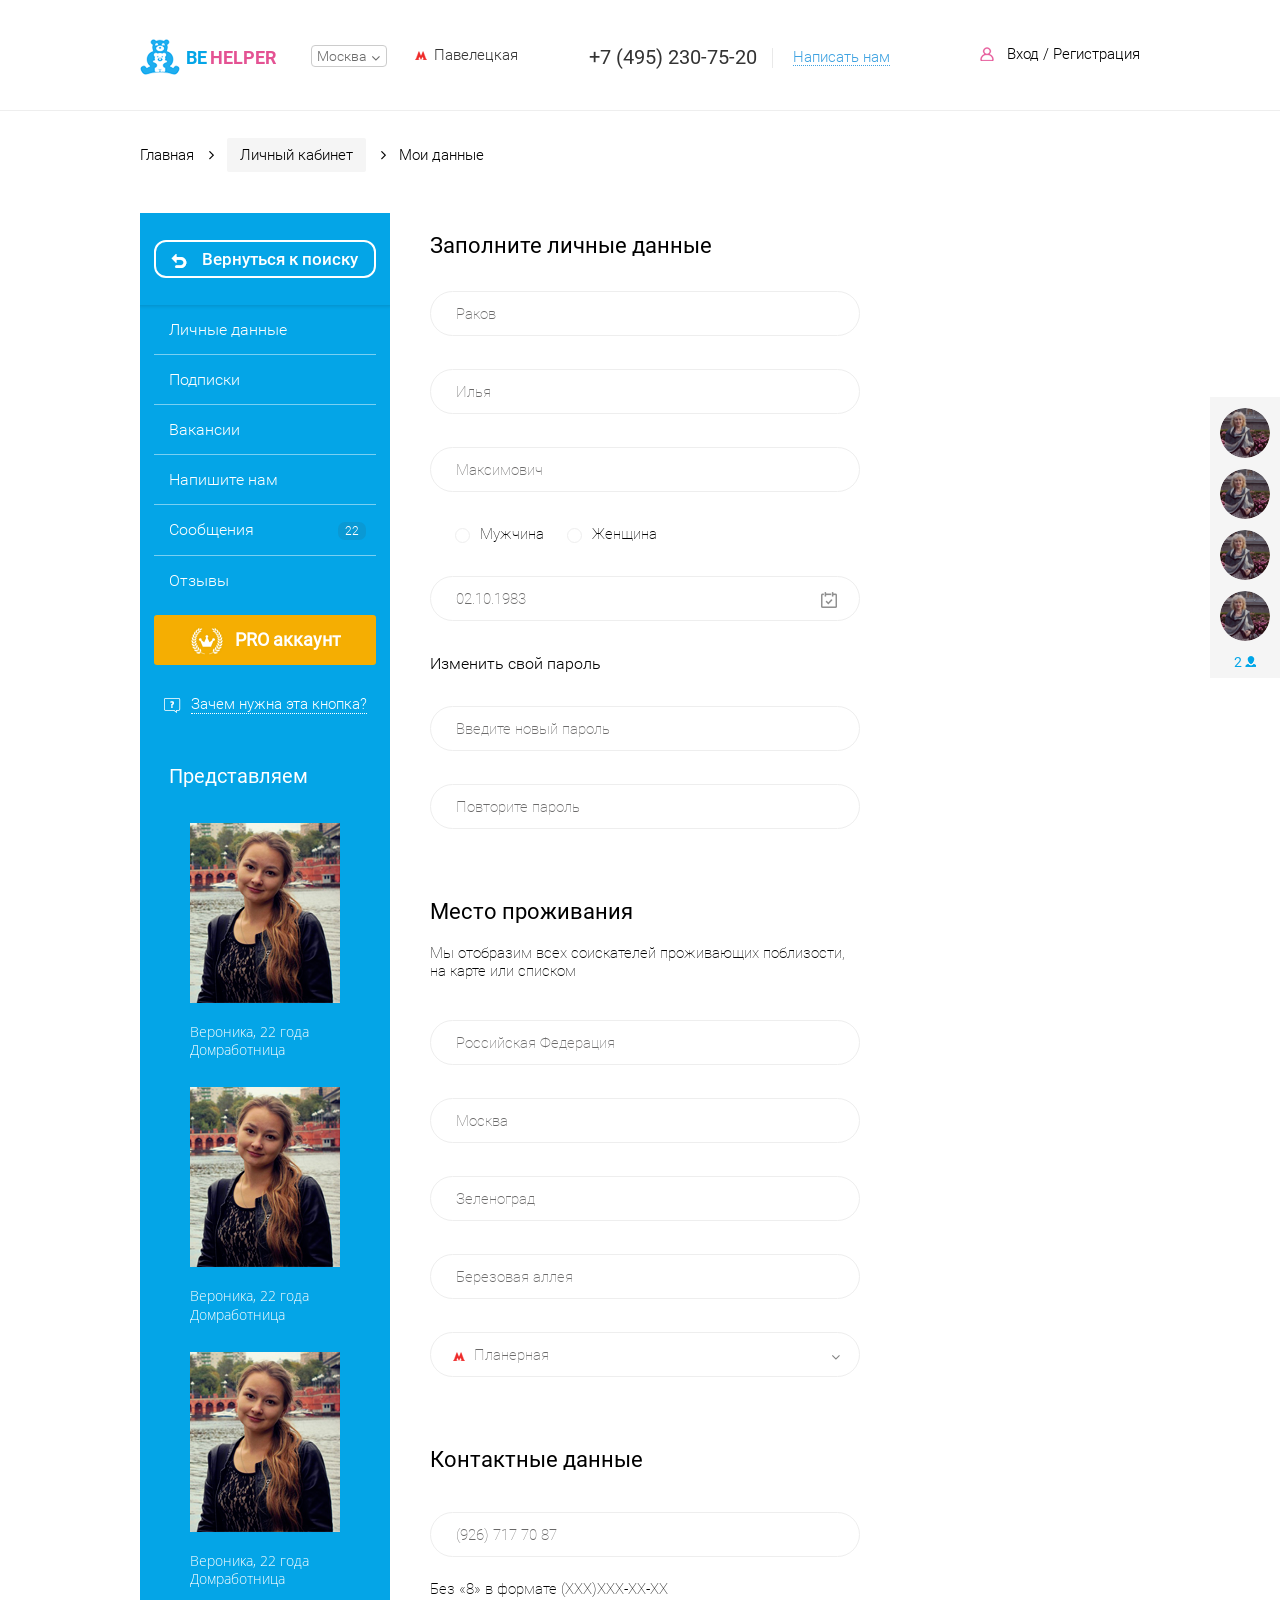
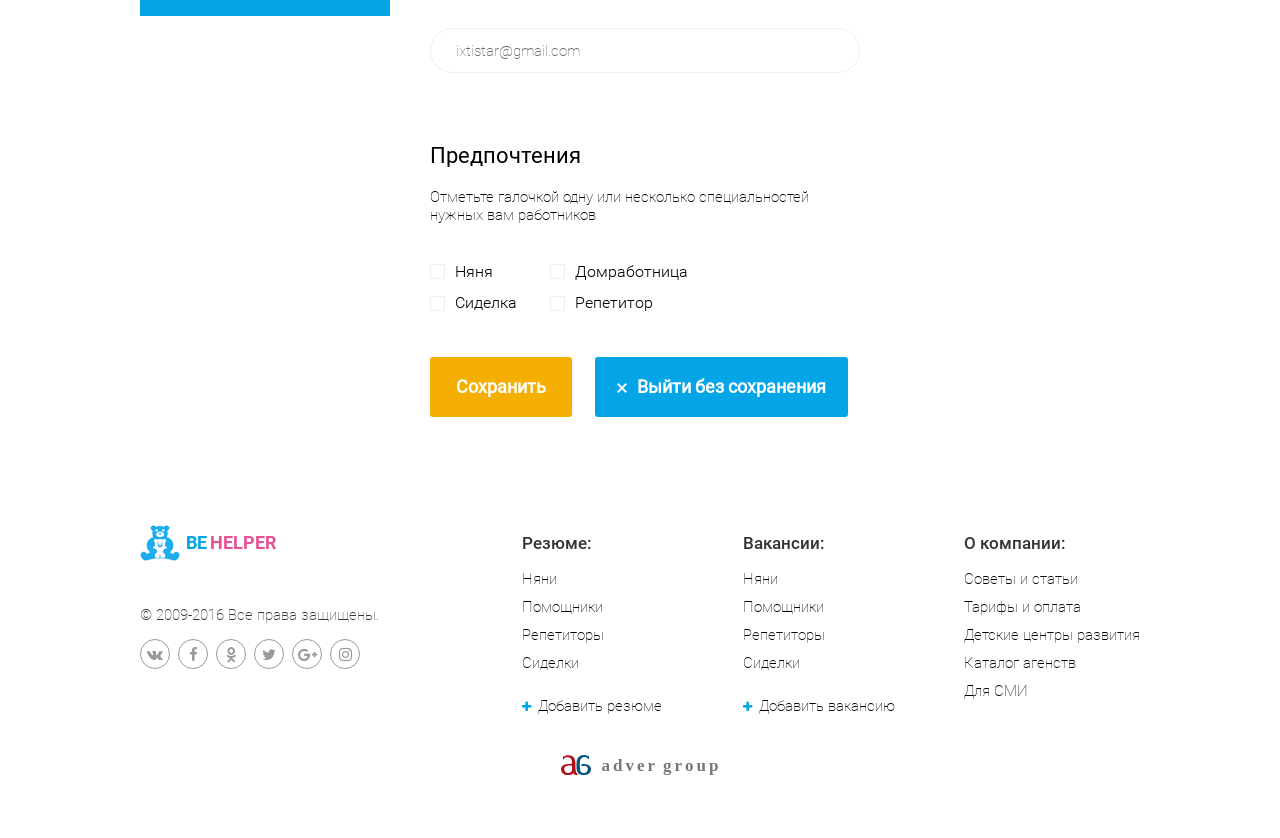
<file: lk_fill.html>
<!DOCTYPE html>
<html lang="en">

<head>
    <meta charset="UTF-8">
    <meta content='width=device-width, initial-scale=1.0' name='viewport' />
    <meta http-equiv="X-UA-Compatible" content="ie=edge">
    <link rel="stylesheet" href="css/normalize.css">
    <link rel="stylesheet" href="css/bootstrap.min.css">
    <link rel="stylesheet" href="css/font-awesome.min.css">
    <link rel="stylesheet" href="css/slick.css">
    <link rel="stylesheet" href="css/slick-theme.css">
    <link rel="stylesheet" href="css/fonts.css">
    <link rel="stylesheet" href="css/bootstrap-select.min.css">
    <link rel="stylesheet" href="css/main.css">
    <title>Document</title>
</head>


<body>
    <!-- overlay for menu -->
    <div class="overlay"></div>
    <!-- end overlay for menu -->

    <!-- header -->
    <header class="main-head">
        <div class="container">
            <div class="row">
                <div class="col-md-5 col-sm-12 col-xs-12">
                    <ul>
                        <li class="logo">
                            <img src="img/logo.png" alt="">
                            <span class="blue-logo">
                        be
                        </span>
                            <span class="pink-logo">
                         helper
                        </span>
                        </li>
                        <li class="city-choose">
                            <select class="dropdown-toggle" data-width="76px">
                              <option>Москва</option>
                              <option>Lorem</option>
                              <option>Lorem</option>
                            </select>
                        </li>
                        <li class="metro">
                            <img src="img/metro-icon.png" alt="">
                            <span>Павелецкая</span>
                        </li>
                        <li class="head-phone hidden-lg hidden-md">
                            +7 (495) 230-75-20
                        </li>
                        <li class="login-sm hidden-lg hidden-md">
                            <a href="">
                                <div class="login-sm-img">
                                    <img src="img/User-sm.png" alt="">
                                    <div class="logo-counter">
                                        3
                                    </div>
                                </div>
                                <span>Кабинет</span>
                            </a>
                        </li>
                        <li class="menu-toggle">
                            <span></span>
                        </li>
                    </ul>
                </div>
                <div class="col-md-4 col-sm-4  head-contacts ">
                    <ul>
                        <li class="head-phone hidden-xs">
                            +7 (495) 230-75-20
                        </li>
                        <li class="email-us">
                            <a href="">Написать нам</a>
                        </li>
                    </ul>
                </div>
                <div class="col-md-3 login col-sm-3 col-xs-3">
                    <a href="" class="login-md">
                        <img src="img/User.png" alt="">
                        <span>Вход / Регистрация</span>
                    </a>

                </div>

            </div>
        </div>
    </header>
    <!-- end header  -->
    <!-- mobile menu -->
    <div class="menu-wrap">
        <div class="container">
            <div class="menu-top">
                <div class="menu-city">
                    <ul>
                      <li>
                          <span>Ваш город:</span>
                      </li>
                      <li class="city-choose">
                          <select class="dropdown-toggle" data-width="86px">
                            <option>Москва</option>
                            <option>Lorem</option>
                            <option>Lorem</option>
                          </select>
                      </li>
                    </ul>
                </div>
                <div class="menu-login">
                    <div class="user-avatar">
                        <img src="img/User-sm.png" alt="">
                    </div>
                    <a href="">Вход / Регистрация</a>
                </div>
            </div>
            <ul class="menu">
                <li><a href="">Главная страница<i class="fa fa-angle-right" aria-hidden="true"></i></a></li>
                <li><a href="">Каталог работников<i class="fa fa-angle-right" aria-hidden="true"></i></a></li>
                <li><a href="">Каталог вакансий<i class="fa fa-angle-right" aria-hidden="true"></i></a></li>
                <li><a href="">О системе<i class="fa fa-angle-right" aria-hidden="true"></i></a></li>
            </ul>
            <div class="head-phone ">
                +7 (495) 230-75-20
            </div>
            <div class="email-us">
                <a href="">Написать нам</a>
            </div>
        </div>
    </div>

    <!-- end mobile menu -->
    <!-- navigation -->
    <hr class="head-hr">
    <section class="navigation">
        <div class="container">
            <div class="row">
                <div class="col-md-12 navigation-wrap">
                    <ul>
                        <li class="navigation-item">
                            <a href="#"><img src="img/home-img.png" alt="" class="hidden-sm hidden-md hidden-lg home-img"><span>Главная</span><i class="fa fa-angle-right" aria-hidden="true"></i></a>
                        </li>
                        <li class="navigation-item active-nav hidden-mob"><a href="#"><span>Личный кабинет</span><i class="fa fa-angle-right" aria-hidden="true"></i></a></li>
                        <li class="navigation-item hidden-mob"><a href="#"><span>Мои данные</span></a></li>
                        <li class="navigation-item active-nav hidden-lg hidden-md hidden-sm display-mob"><a href="#"><span>Каталог вакансий</span></a></li>
                    </ul>
                </div>
            </div>
        </div>
    </section>
    <!-- end navigation -->
    <!-- overlay for sidepanel -->
    <div class="overlay-2"></div>
    <!-- end overlay for sidepanel -->
    <!-- lk-fill -->
    <article class="company-content">
        <div class="container">
            <div class="row">
                <div class="col-md-12 col-sm-12 lk-fill  clearfix">
                    <div class="side-panel-wrap">
                        <div class="active-link toggle-link">
                            <a href="#"><img src="img/lk-fill-icon.png" alt="">Мои личные данные<i class="fa fa-angle-down" aria-hidden="true"></i></a>
                        </div>
                        <ul class="side-top">
                            <li class="active-link">
                                <a href="#"><img src="img/back-to-search.png" alt="">Вернуться к поиску</a>
                            </li>
                            <li>
                                <a href="#">Личные данные</a>
                            </li>
                            <li><a href="#">Подписки</a></li>
                            <li>
                                <a href="#">Вакансии</a>
                            </li>
                            <li><a href="#">Напишите нам</a></li>
                            <li><a href="#">Сообщения<span class="message-count">22</span></a></li>
                            <li><a href="#">Отзывы</a></li>
                            <li class="pro-account-btn">
                                <a href="" class="reg-btn"><img src="img/pro-account-icon.png" alt="">PRO аккаунт</a>
                            </li>
                            <li class="show-criteria why-need"><img src="img/why-need.png" alt=""><a href=""  class="show-all-criteria">Зачем нужна эта кнопка?</a></li>
                            <li class="side-labors">
                                <span>Представляем</span>
                                <ul>
                                    <li class="labor-item">
                                        <a class="labor-item-wrap" href="">
                                            <div class="labor-item-img">
                                                <img src="img/labor-item-5.png" alt="">
                                            </div>
                                            <div class="labor-item-desc">
                                                <p>Вероника, 22 года</p>
                                                <p> Домработница</p>
                                            </div>
                                        </a>
                                    </li>
                                    <li class="labor-item">
                                        <a class="labor-item-wrap" href="">
                                            <div class="labor-item-img">
                                                <img src="img/labor-item-5.png" alt="">
                                            </div>
                                            <div class="labor-item-desc">
                                                <p>Вероника, 22 года</p>
                                                <p> Домработница</p>
                                            </div>
                                        </a>
                                    </li>
                                    <li class="labor-item">
                                        <a class="labor-item-wrap" href="">
                                            <div class="labor-item-img">
                                                <img src="img/labor-item-5.png" alt="">
                                            </div>
                                            <div class="labor-item-desc">
                                                <p>Вероника, 22 года</p>
                                                <p> Домработница</p>
                                            </div>
                                        </a>
                                    </li>
                                </ul>
                            </li>
                        </ul>
                    </div>
                    <div class="catalog-wrap lk-content">
                      <div class="lk-wrap">
                        <div class="private-data">
                          <h4>Заполните личные данные</h4>
                          <ul>
                            <li class="lk-fill-input-txt"><input type="text" placeholder="Раков"></li>
                            <li class="lk-fill-input-txt"><input type="text" placeholder="Илья"></li>
                            <li class="lk-fill-input-txt"><input type="text" placeholder="Максимович"></li>
                            <li class="sex">
                              <ul>
                                <li><input type="radio" id="r1" name="radio"><label for="r1"><span></span>Мужчина</label></li>
                                <li><input type="radio" id="r2" name="radio"><label for="r2"><span></span>Женщина</label></li>
                              </ul>
                            </li>
                            <li class="lk-fill-input-txt date-birth"><input type="text" placeholder="02.10.1983"><a href=""><img src="img/calendar-input.png" alt=""></a></li>
                            <li class="change-password">
                              <span>Изменить свой пароль</span>
                              <ul>
                                <li class="lk-fill-input-txt"><input type="text" placeholder="Введите новый пароль"></li>
                                <li class="lk-fill-input-txt"><input type="text" placeholder="Повторите пароль"></li>
                              </ul>
                            </li>
                          </ul>
                        </div>
                        <div class="location">
                          <h4>Место проживания</h4>
                          <p>Мы отобразим всех соискателей проживающих поблизости, на карте или списком</p>
                          <ul>
                            <li class="lk-fill-input-txt"><input type="text" placeholder="Российская Федерация"></li>
                            <li class="lk-fill-input-txt"><input type="text" placeholder="Москва"></li>
                            <li class="lk-fill-input-txt"><input type="text" placeholder="Зеленоград"></li>
                            <li class="lk-fill-input-txt"><input type="text" placeholder="Березовая аллея"></li>
                            <li class="lk-fill-input-txt metro-location"><img src="img/metro-icon.png" alt="" class="metro-icon"><input type="text" placeholder="Планерная"><a href=""><i class="fa fa-angle-down" aria-hidden="true"></i></a></li>
                          </ul>
                        </div>
                        <div class="contact-data">
                          <h4>Контактные данные</h4>
                          <ul>
                            <li class="lk-fill-input-txt"><input type="text" placeholder="(926) 717 70 87"></li>
                            <li class="lk-fill-input-txt">
                              <p>Без «8» в формате (XXX)XXX-XX-XX</p>
                              <input type="text"  placeholder="ixtistar@gmail.com">
                            </li>
                          </ul>
                        </div>
                        <div class="preference">
                          <h4>Предпочтения</h4>
                          <p>Отметьте галочкой одну или несколько специальностей нужных вам  работников</p>
                          <ul>
                            <li><input type="checkbox" id="pre1"><label for="pre1"><span></span>Няня</label></li>
                            <li><input type="checkbox" id="pre2"><label for="pre2"><span></span>Сиделка</label></li>
                          </ul>
                          <ul>
                            <li><input type="checkbox" id="pre3"><label for="pre3"><span></span>Домработница</label></li>
                            <li><input type="checkbox" id="pre4"><label for="pre4"><span></span>Репетитор</label></li>
                          </ul>
                        </div>
                        <div class="save-or-not">
                          <ul>
                            <li><a href="" class="reg-btn">Сохранить</a></li>
                            <li><a href="" class="reg-btn enter-btn dont-save"><img src="img/dont-save.png" alt="">Выйти без сохранения</a></li>
                          </ul>
                        </div>
                      </div>
                    </div>
                </div>
            </div>
        </div>
        <div class="chat-side lk-chat">
            <ul class="chat-side-items">
                <li class="chat-side-item">
                    <a href=""><img src="img/chat-ava.png" alt=""></a>
                </li>
                <li class="chat-side-item">
                    <a href=""><img src="img/chat-ava.png" alt=""></a>
                </li>
                <li class="chat-side-item">
                    <a href=""><img src="img/chat-ava.png" alt=""></a>
                </li>
                <li class="chat-side-item">
                    <a href=""><img src="img/chat-ava.png" alt=""></a>
                </li>
                <li class="chat-count-people"><a href=""><span>2</span><img src="img/chat-count.png" alt=""></a></li>
            </ul>
            <div class="chat-side-conversation">
              <div class="chat-head">
                <div class="support-icon-wrap">
                  <img src="img/support-icon.png" alt="">
                </div>
                <div class="support">
                  <ul class="support-id">
                    <li class="support-name">Антон Колосков</li>
                    <li class="support-desc">Служба технической поддержки</li>
                  </ul>
                </div>
              </div>
              <div class="chat-body">
                <ul>
                  <li class="message-wrap in-message clearfix">
                    <ul>
                      <li class="chat-avatar"><img src="img/chat-ava.png" alt=""></li>
                      <li class="chat-message"><p>Для чата используйте скетч страницы</p>
                        <p class="link-message"><a href=""><img src="img/link-img.png" alt=""><span>https://wireframe.cc</span></a></p>
                      </li>
                      <li class="chat-time">18:20</li>
                    </ul>
                  </li>
                  <li class="message-wrap out-message clearfix">
                    <ul>
                      <li class="chat-avatar"><img src="img/chat-ava.png" alt=""></li>
                      <li class="chat-message"><p>Сделаю немного от себя, чтобы в одном стиле сайта</p></li>
                      <li class="chat-time">18:40</li>
                    </ul>
                  </li>
                </ul>
              </div>
              <div class="chat-send-message">
                <div class="attach-file"><i class="fa fa-paperclip fa-rotate-270" aria-hidden="true"></i></div>
                <input type="text" placeholder="Я начинаю писать...">
                <div class="send-message">
                  <i class="fa fa-paper-plane-o " aria-hidden="true"></i>
                </div>
              </div>
            </div>
        </div>
    </article>
    <!-- end lk-fill -->
    <!-- footer -->
    <footer class="main-foot">
        <div class="container">
            <div class="row">
                <div class="col-md-4  ">
                    <ul class="footer-first-row">
                        <li class="logo">
                            <img src="img/logo.png" alt="">
                            <span class="blue-logo">
                                        be
                              </span>
                            <span class="pink-logo">
                                   helper
                                </span>
                        </li>
                        <li class="social-copyright">
                            <div class="copyright">
                                &copy; 2009-2016 Все права защищены.
                            </div>
                            <div class="social-icons">
                                <ul>
                                    <li><a href="#"><i class="fa fa-vk" aria-hidden="true"></i></a></li>
                                    <li><a href="#"><i class="fa fa-facebook" aria-hidden="true"></i></a></li>
                                    <li><a href="#"><i class="fa fa-odnoklassniki" aria-hidden="true"></i></a></li>
                                    <li><a href="#"><i class="fa fa-twitter" aria-hidden="true"></i></a></li>
                                    <li><a href="#"><i class="fa fa-google-plus" aria-hidden="true"></i></a></li>
                                    <li>
                                        <a href="#"><i class="fa fa-instagram" aria-hidden="true"></i></a>
                                    </li>
                                </ul>
                            </div>
                        </li>
                        <li class="hidden-lg hidden-md hidden-sm foot-links">
                            <div> <a href="">Полная версия</a></div>
                            <div><a href="">Реклама на сайте</a></div>

                        </li>
                    </ul>
                </div>
                <div class="col-md-8   foot-menu">
                    <ul>
                        <li class="foot-menu-head">
                            <p>Резюме:</p>
                            <ul>
                                <li>
                                    <a href="">Няни</a>
                                </li>
                                <li>
                                    <a href="">Помощники</a>
                                </li>
                                <li>
                                    <a href="">Репетиторы</a>
                                </li>
                                <li>
                                    <a href="">Сиделки</a>
                                </li>
                                <li>
                                    <a href=""><i class="fa fa-plus" aria-hidden="true"></i>Добавить резюме</a>
                                </li>
                            </ul>
                        </li>
                        <li class="foot-menu-head">
                            <p>Вакансии:</p>
                            <ul>
                                <li>
                                    <a href="">Няни</a>
                                </li>
                                <li>
                                    <a href="">Помощники</a>
                                </li>
                                <li>
                                    <a href="">Репетиторы</a>
                                </li>
                                <li>
                                    <a href="">Сиделки</a>
                                </li>
                                <li>
                                    <a href=""><i class="fa fa-plus" aria-hidden="true"></i>Добавить вакансию</a>
                                </li>
                            </ul>
                        </li>
                        <li class="foot-menu-head">
                            <p>О компании:</p>
                            <ul>
                                <li>
                                    <a href="">Советы и статьи</a>
                                </li>
                                <li>
                                    <a href="">Тарифы и оплата</a>
                                </li>
                                <li>
                                    <a href="">Детские центры развития</a>
                                </li>
                                <li>
                                    <a href="">Каталог агенств</a>
                                </li>
                                <li>
                                    <a href="">Для СМИ</a>
                                </li>
                            </ul>
                        </li>
                    </ul>
                </div>
            </div>
            <div class="flabCopyAg">
  <div class="flabCopyAg__copyLink">
    <a href="http://www.adver.kg/">
      <span>
        <svg xmlns="http://www.w3.org/2000/svg" viewBox="0 0 528.79 354.54">
          <defs>
            <style>
              .ALetter {
                fill: #b10d15
              }

              .GLetter {
                fill: #005285
              }

            </style>
          </defs>
          <title>Adver Group</title>
          <g id="Слой_2" data-name="Слой 2">
            <g id="adver_logo">
              <path id="g" class="GLetter" d="M364.09,197.5l-.7-38c13.5-.5,27-1,40.5-.7,12.3.4,24.6,1.3,37.5,3,39.7,5.4,65.5,25.7,78.2,51.1a87.46,87.46,0,0,1,9.1,43.2,94.36,94.36,0,0,1-12.8,43.3c-16.1,28.1-47.4,50.4-93.3,54.2a224.84,224.84,0,0,1-30.7.7c-34.3-1.5-62.3-11.4-82.3-29.8-20.2-18.6-32.4-45.7-35.4-81.6-2.7-31.2-.6-68.2-.6-100.1,0-32.3,6.6-59.1,17.9-80.4,11.1-20.8,26.9-36.6,45.7-46.8C355.89,5.1,377.59,0,400.79,0c32.8,0,63.6,10,92.3,25.3V69.8c-4.6.8-9.2,1.5-13.7,2.2-6-18.9-19-29-37.9-34.2a86.63,86.63,0,0,0-37.9-1.5,85.24,85.24,0,0,0-37,15.7c-35.7,26.8-33.2,63.7-34.2,103-1.5,50.4-3.5,126.2,21.1,145.6,13.7,12.3,36.4,19.3,54.6,17.7,22.4-1.7,39.5-12.8,50.4-27.9a76.21,76.21,0,0,0,13.1-32.3,63.67,63.67,0,0,0-3-33.2c-5.2-13.7-15.7-24.9-31.8-30.7-9.7-3.2-24.4-6.8-37.6-6.1-9.7.4-17,2.9-23.6,10.1-3.8-.2-7.7-.4-11.5-.7Z"></path>
              <path id="a" class="ALetter" d="M192.49,185.1l-21,1h-.1c-5.3.1-10.9.3-16.5.3-21.4.3-42.8.6-62.8,7.4a51,51,0,0,0-31.9,30.6,64.38,64.38,0,0,0-3.1,33.1,76.61,76.61,0,0,0,13.1,32.4,67.85,67.85,0,0,0,50.4,28,80,80,0,0,0,29.2-3.4,70.56,70.56,0,0,0,24.7-13.7l.1-.2c23.9-19,21.8-49.9,19.5-84.8-.7-10-1.5-20.3-1.6-30.7m-105-23.7h0c14.1-1.9,28.1-1.9,42.3-1.7,13.4,0,26.8.1,40-1.6a43.56,43.56,0,0,0,11.8-3,24,24,0,0,0,7.8-5.1,21.75,21.75,0,0,0,4.2-8.3,50.67,50.67,0,0,0,1.6-13.4c0-35.8-13.4-59.7-32.1-73.9A80.5,80.5,0,0,0,126.49,39a88.66,88.66,0,0,0-38,2c-19.6,5.4-33.6,16-39.9,35.7-4.5-.7-9.1-1.4-13.7-2.1V30c29.6-15.9,61.7-26.3,95.5-26.3,22.5,0,43.8,4.9,62.1,14.9A110.22,110.22,0,0,1,237.09,64c11,20.8,17.3,47,17.3,78.8v70.9c.2,5.1.4,10.2.5,15.2,1.5,43.7,2.6,80.6,44.9,114.3l6.1,5-7.7,1.3c-23,4.1-40,2.6-52.8-3-11.3-4.9-19.3-13-24.9-23a95.2,95.2,0,0,1-20.9,15.3,107.73,107.73,0,0,1-30.7,10.7,247.56,247.56,0,0,1-31,3.8,211,211,0,0,1-31.8-.2c-45.8-3.9-77.2-26-93.3-54.2A96.68,96.68,0,0,1,.09,255.7a88.57,88.57,0,0,1,9.1-43.2c12.6-25.5,38.6-45.7,78.3-51.1Z"></path>
            </g>
          </g>
        </svg>
      </span>
      <div class="jumpingAdver">
        <div class="jumpingLetter">a</div>
        <div class="jumpingLetter">d</div>
        <div class="jumpingLetter">v</div>
        <div class="jumpingLetter">e</div>
        <div class="jumpingLetter">r</div>
        <div class="jumpingLetter">g</div>
        <div class="jumpingLetter">r</div>
        <div class="jumpingLetter">o</div>
        <div class="jumpingLetter">u</div>
        <div class="jumpingLetter">p</div>
      </div>
    </a>
  </div>
</div>
 
        </div>
    </footer>
    <!-- end footer -->
    <!-- load scripts -->
    <script src="js/jquery.min.js"></script>
    <script src="js/jquery-ui.min.js"></script>
    <script src="js/jquery-ui-slider-pips.min.js"></script>
    <script src="js/jquery.ui.touch-punch.min.js"></script>
    <script src="js/slick.min.js"></script>
    <script src="js/bootstrap.min.js"></script>
    <script src="js/bootstrap-select.min.js"></script>
    <script src="js/main.js"></script>
    <!-- end load scripts -->
</body>

</html>
</file>
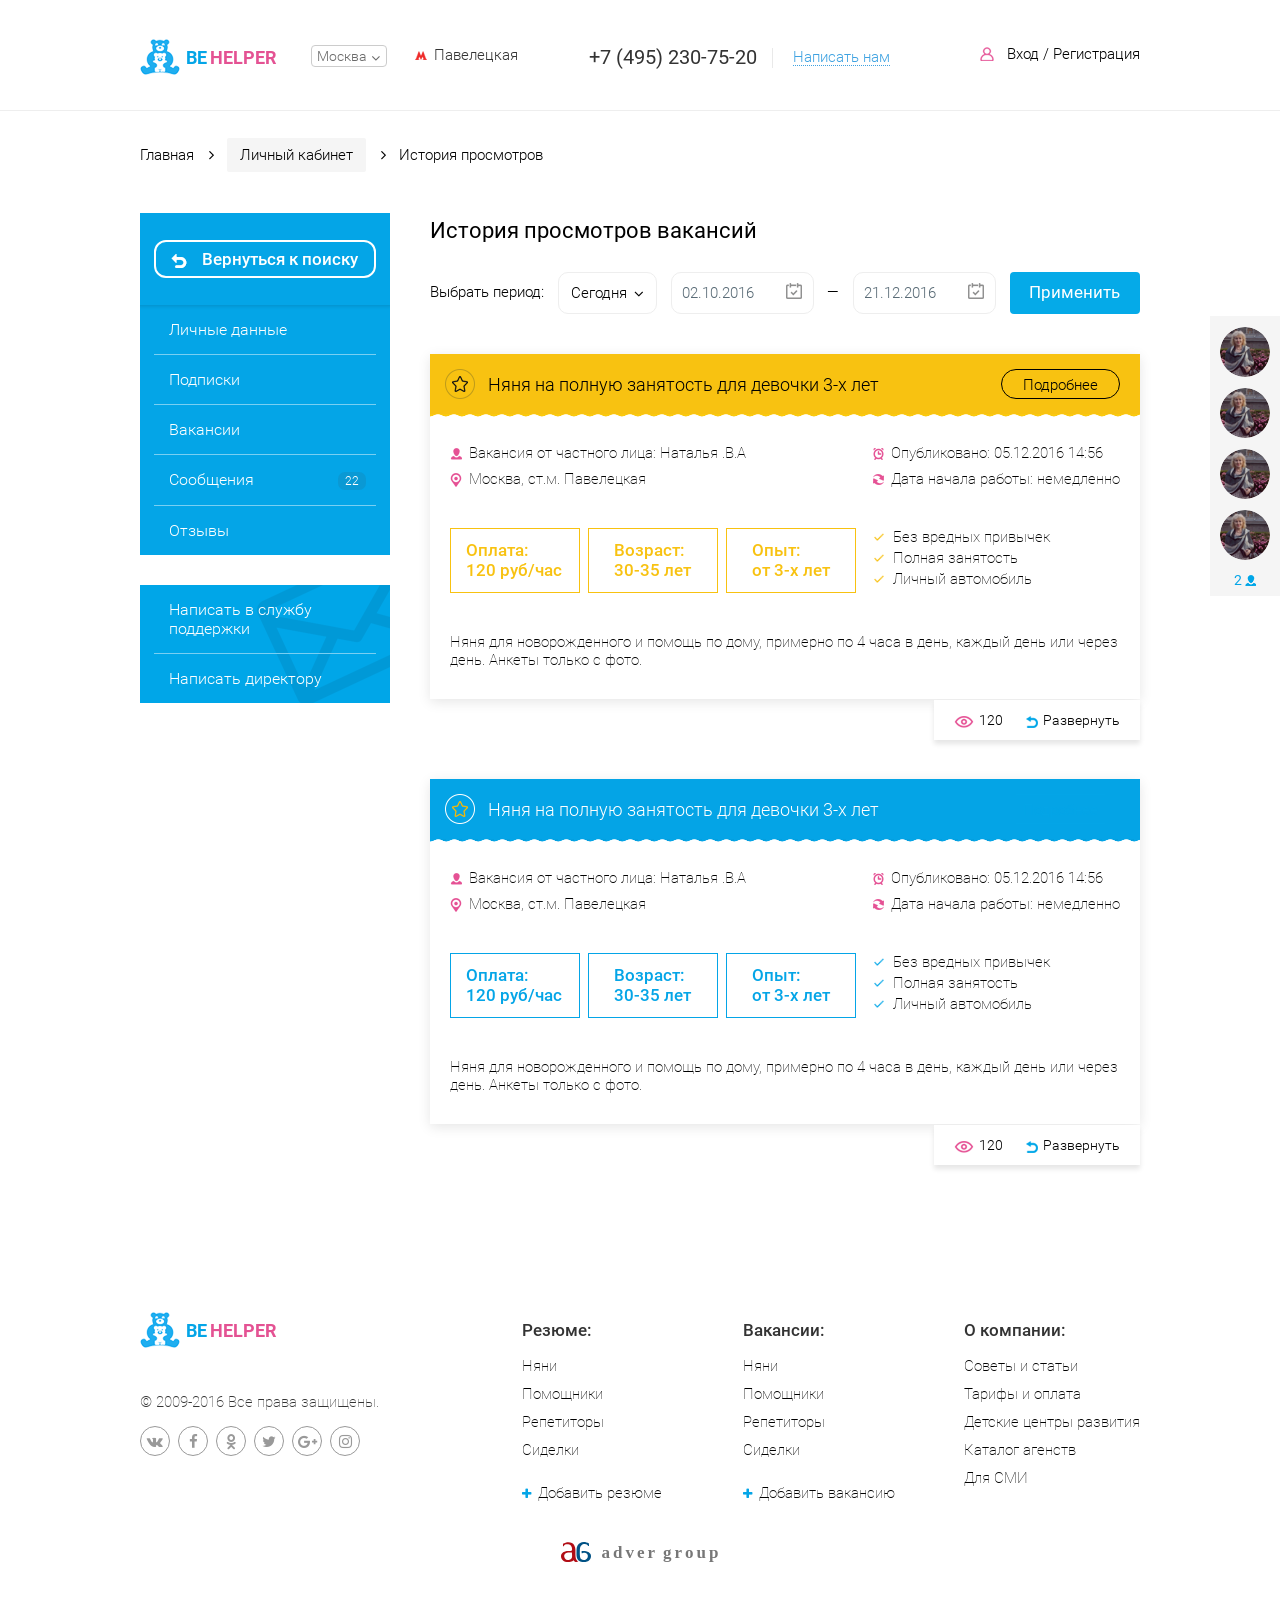
<file: lk_history.html>
<!DOCTYPE html>
<html lang="en">

<head>
    <meta charset="UTF-8">
    <meta content='width=device-width, initial-scale=1.0' name='viewport' />
    <meta http-equiv="X-UA-Compatible" content="ie=edge">
    <link rel="stylesheet" href="css/normalize.css">
    <link rel="stylesheet" href="css/bootstrap.min.css">
    <link rel="stylesheet" href="css/font-awesome.min.css">
    <link rel="stylesheet" href="css/slick.css">
    <link rel="stylesheet" href="css/slick-theme.css">
    <link rel="stylesheet" href="css/fonts.css">
    <link rel="stylesheet" href="css/bootstrap-select.min.css">
    <link rel="stylesheet" href="css/main.css">
    <title>Document</title>
</head>



<body>
    <!-- overlay for menu -->
    <div class="overlay"></div>
    <!-- end overlay for menu -->

    <!-- header -->
    <header class="main-head">
        <div class="container">
            <div class="row">
                <div class="col-md-5 col-sm-12 col-xs-12">
                    <ul>
                        <li class="logo">
                            <img src="img/logo.png" alt="">
                            <span class="blue-logo">
                        be
                        </span>
                            <span class="pink-logo">
                         helper
                        </span>
                        </li>
                        <li class="city-choose">
                            <select class="dropdown-toggle" data-width="76px">
                              <option>Москва</option>
                              <option>Lorem</option>
                              <option>Lorem</option>
                            </select>
                        </li>
                        <li class="metro">
                            <img src="img/metro-icon.png" alt="">
                            <span>Павелецкая</span>
                        </li>
                        <li class="head-phone hidden-lg hidden-md">
                            +7 (495) 230-75-20
                        </li>
                        <li class="login-sm hidden-lg hidden-md">
                            <a href="">
                                <div class="login-sm-img">
                                    <img src="img/User-sm.png" alt="">
                                    <div class="logo-counter">
                                        3
                                    </div>
                                </div>
                                <span>Кабинет</span>
                            </a>
                        </li>
                        <li class="menu-toggle">
                            <span></span>
                        </li>
                    </ul>
                </div>
                <div class="col-md-4 col-sm-4  head-contacts ">
                    <ul>
                        <li class="head-phone hidden-xs">
                            +7 (495) 230-75-20
                        </li>
                        <li class="email-us">
                            <a href="">Написать нам</a>
                        </li>
                    </ul>
                </div>
                <div class="col-md-3 login col-sm-3 col-xs-3">
                    <a href="" class="login-md">
                        <img src="img/User.png" alt="">
                        <span>Вход / Регистрация</span>
                    </a>

                </div>

            </div>
        </div>
    </header>
    <!-- end header  -->
    <!-- mobile menu -->
    <div class="menu-wrap">
        <div class="container">
            <div class="menu-top">
                <div class="menu-city">
                    <ul>
                      <li>
                          <span>Ваш город:</span>
                      </li>
                      <li class="city-choose">
                          <select class="dropdown-toggle" data-width="86px">
                            <option>Москва</option>
                            <option>Lorem</option>
                            <option>Lorem</option>
                          </select>
                      </li>
                    </ul>
                </div>
                <div class="menu-login">
                    <div class="user-avatar">
                        <img src="img/User-sm.png" alt="">
                    </div>
                    <a href="">Вход / Регистрация</a>
                </div>
            </div>
            <ul class="menu">
                <li><a href="">Главная страница<i class="fa fa-angle-right" aria-hidden="true"></i></a></li>
                <li><a href="">Каталог работников<i class="fa fa-angle-right" aria-hidden="true"></i></a></li>
                <li><a href="">Каталог вакансий<i class="fa fa-angle-right" aria-hidden="true"></i></a></li>
                <li><a href="">О системе<i class="fa fa-angle-right" aria-hidden="true"></i></a></li>
            </ul>
            <div class="head-phone ">
                +7 (495) 230-75-20
            </div>
            <div class="email-us">
                <a href="">Написать нам</a>
            </div>
        </div>
    </div>

    <!-- end mobile menu -->
    <!-- navigation -->
    <hr class="head-hr">
    <section class="navigation">
        <div class="container">
            <div class="row">
                <div class="col-md-12 navigation-wrap">
                    <ul>
                        <li class="navigation-item">
                            <a href="#"><img src="img/home-img.png" alt="" class="hidden-sm hidden-md hidden-lg home-img"><span>Главная</span><i class="fa fa-angle-right" aria-hidden="true"></i></a>
                        </li>
                        <li class="navigation-item active-nav hidden-mob"><a href="#"><span>Личный кабинет</span><i class="fa fa-angle-right" aria-hidden="true"></i></a></li>
                        <li class="navigation-item hidden-mob"><a href="#"><span>История просмотров</span></a></li>
                        <li class="navigation-item active-nav hidden-lg hidden-md hidden-sm display-mob"><a href="#"><span>История просмотров</span></a></li>
                    </ul>
                </div>
            </div>
        </div>
    </section>
    <!-- end navigation -->
    <!-- overlay for sidepanel -->
    <div class="overlay-2"></div>
    <!-- end overlay for sidepanel -->
    <!-- lk-history -->
    <article class="company-content">
          <div class="container">
            <div class="row">
                <div class="col-md-12 col-sm-12 lk-fill  lk-history clearfix">
                      <div class="side-panel-wrap">
                        <div class="active-link toggle-link">
                            <a href="#"><img src="img/back-to-search.png" alt="">Вернуться к поиску<i class="fa fa-angle-down" aria-hidden="true"></i></a>
                        </div>
                        <ul class="side-top">
                            <li class="active-link">
                                <a href="#"><img src="img/back-to-search.png" alt="">Вернуться к поиску</a>
                            </li>
                            <li>
                                <a href="#">Личные данные</a>
                            </li>
                            <li><a href="#">Подписки</a></li>
                            <li>
                                <a href="#">Вакансии</a>
                            </li>
                            <li><a href="#">Сообщения<span class="message-count">22</span></a></li>
                            <li><a href="#">Отзывы</a></li>
                          </ul>
                          <ul class="side-bottom">
                              <li><a href="#">Написать в службу поддержки</a></li>
                              <li><a href="#">Написать директору</a></li>
                          </ul>
                      </div>
                      <div class="catalog-wrap">
                          <h4>История просмотров вакансий</h4>
                          <ul class="sort-by">
                              <li class="hidden-sm hidden-xs sort-item">Выбрать период:</li>
                              <li class="hidden-sm hidden-xs choose-time sort-item">
                                <select class="search-side"  data-width="100%" title="Сегодня">
                                  <option>Mustard</option>
                                  <option>Ketchup</option>
                                  <option>Relish</option>
                                </select>
                              </li>
                              <li class="hidden-lg hidden-md choose-time-sm sort-item">
                                <select class="search-side"  data-width="100%" title="Выбрать период: сегодня">
                                <option>Mustard</option>
                                <option>Ketchup</option>
                                <option>Relish</option>
                              </select>
                              </li>
                              <li class="sort-data sort-item"> <input type="text" placeholder="02.10.2016"><img src="img/calendar-input.png" alt="">
                              </li>
                              <li class="sort-data sort-item">—</li>
                              <li class="sort-item"> <input type="text" placeholder="21.12.2016"><img src="img/calendar-input.png" alt="">
                              </li>
                              <li class="apply-sort"><a href="">Применить</a></li>
                          </ul>
                          <div class="catalog-item vip-catalog">
                              <div class="catalog-item-wrap">
                                  <div class="catalog-item-head">
                                      <img src="img/vip-star-cat.png" alt="">
                                      <span>Няня на полную занятость для девочки 3-х лет</span>
                                      <a href="" class="showmore-cat">Подробнее</a>
                                  </div>
                                  <div class="catalog-item-body">
                                      <ul class="clearfix catalog-item-lists">
                                          <li class="catalog-item-list ">
                                              <ul>
                                                  <li><img src="img/cat-icon-1.png" alt=""><span>Вакансия от частного лица: Наталья .В.А</span></li>
                                                  <li><img src="img/cat-icon-2.png" alt=""><span>Москва, ст.м. Павелецкая</span></li>
                                              </ul>
                                          </li>
                                          <li class="catalog-item-list">
                                              <ul>
                                                  <li><img src="img/cat-icon-3.png" alt=""><span>Опубликовано: 05.12.2016 14:56</span></li>
                                                  <li><img src="img/cat-icon-4.png" alt=""><span>Дата начала работы: немедленно</span></li>
                                              </ul>
                                          </li>
                                      </ul>
                                      <ul>
                                          <li class="catalog-item-wages">
                                              <ul>
                                                  <li>
                                                      <p>Оплата:</p>
                                                      <p>120 руб/час</p>
                                                  </li>
                                                  <li>
                                                      <p>Возраст:</p>
                                                      <p>30-35 лет</p>
                                                  </li>
                                                  <li>
                                                      <p>Опыт:</p>
                                                      <p>от 3-х лет</p>
                                                  </li>
                                              </ul>
                                          </li>
                                          <li class="catalog-item-criteria">
                                              <ul>
                                                  <li>Без вредных привычек</li>
                                                  <li>Полная занятость</li>
                                                  <li>Личный автомобиль</li>
                                              </ul>
                                          </li>
                                      </ul>
                                      <div class="catalog-item-desc"><p>Няня для новорожденного и помощь по дому, примерно по 4 часа в день, каждый день или через день. </p><p>Анкеты только с фото.</p></div>
                                      <div class="showmore-wrap"><a href="" class="showmore-cat hidden-lg hidden-md ">Подробнее</a></div>

                                  </div>
                                  <ul class="btm-catalog">
                                    <li class="view-count"><img src="img//view-count.png" alt=""><span>120</span></li>
                                    <li class="toggle-labors"><img src="img/toggle-labors.png" alt=""><span class="toggle-labors-span">Развернуть</span></li>
                                  </ul>
                                  <div class="hidden-labors">
                                    <hr>
                                    <ul class="labor-items">
                                        <li class="labor-item">
                                            <a class="labor-item-wrap" href="">
                                                <div class="labor-item-img">
                                                    <img src="img/labor-item-5.png" alt="">
                                                </div>
                                                <div class="labor-item-desc">
                                                    <p>Вероника, 22 года</p>
                                                    <p> Домработница</p> <span class="view-data">03.12.16</span>
                                                </div>
                                            </a>
                                        </li>
                                        <li class="labor-item">
                                            <a class="labor-item-wrap" href="">
                                                <div class="labor-item-img">
                                                    <img src="img/labor-item-5.png" alt="">
                                                </div>
                                                <div class="labor-item-desc">
                                                    <p>Вероника, 22 года</p>
                                                    <p> Домработница</p> <span class="view-data">03.12.16</span>
                                                </div>
                                            </a>
                                        </li>
                                        <li class="labor-item">
                                            <a class="labor-item-wrap" href="">
                                                <div class="labor-item-img">
                                                    <img src="img/labor-item-5.png" alt="">
                                                </div>
                                                <div class="labor-item-desc">
                                                    <p>Вероника, 22 года</p>
                                                    <p> Домработница</p> <span class="view-data">03.12.16</span>
                                                </div>
                                            </a>
                                        </li>
                                        <li class="labor-item">
                                            <a class="labor-item-wrap" href="">
                                                <div class="labor-item-img">
                                                    <img src="img/labor-item-5.png" alt="">
                                                </div>
                                                <div class="labor-item-desc">
                                                    <p>Вероника, 22 года</p>
                                                    <p> Домработница</p> <span class="view-data">03.12.16</span>
                                                </div>
                                            </a>
                                        </li>
                                        <li class="labor-item">
                                            <a class="labor-item-wrap" href="">
                                                <div class="labor-item-img">
                                                    <img src="img/labor-item-5.png" alt="">
                                                </div>
                                                <div class="labor-item-desc">
                                                    <p>Вероника, 22 года</p>
                                                    <p> Домработница</p> <span class="view-data">03.12.16</span>
                                                </div>
                                            </a>
                                        </li>
                                    </ul>
                                    <div class="see-all">
                                        <a href="" class="main-btn">
                                          Загрузить еще
                                      </a>
                                    </div>
                                  </div>

                              </div>
                          </div>
                          <div class="catalog-item">
                            <div class="catalog-item-wrap">
                                <div class="catalog-item-head">
                                    <img src="img/star-cat.png" alt="">
                                    <span>Няня на полную занятость для девочки 3-х лет</span>
                                      <a href="" class="showmore-cat">Подробнее</a>
                                </div>
                                <div class="catalog-item-body">
                                    <ul class="clearfix catalog-item-lists">
                                        <li class="catalog-item-list ">
                                            <ul>
                                                <li><img src="img/cat-icon-1.png" alt=""><span>Вакансия от частного лица: Наталья .В.А</span></li>
                                                <li><img src="img/cat-icon-2.png" alt=""><span>Москва, ст.м. Павелецкая</span></li>
                                            </ul>
                                        </li>
                                        <li class="catalog-item-list">
                                            <ul>
                                                <li><img src="img/cat-icon-3.png" alt=""><span>Опубликовано: 05.12.2016 14:56</span></li>
                                                <li><img src="img/cat-icon-4.png" alt=""><span>Дата начала работы: немедленно</span></li>
                                            </ul>
                                        </li>
                                    </ul>
                                    <ul>
                                        <li class="catalog-item-wages">
                                            <ul>
                                                <li>
                                                    <p>Оплата:</p>
                                                    <p>120 руб/час</p>
                                                </li>
                                                <li>
                                                    <p>Возраст:</p>
                                                    <p>30-35 лет</p>
                                                </li>
                                                <li>
                                                    <p>Опыт:</p>
                                                    <p>от 3-х лет</p>
                                                </li>
                                            </ul>
                                        </li>
                                        <li class="catalog-item-criteria">
                                            <ul>
                                                <li>Без вредных привычек</li>
                                                <li>Полная занятость</li>
                                                <li>Личный автомобиль</li>
                                            </ul>
                                        </li>
                                    </ul>
                                    <div class="catalog-item-desc"><p>Няня для новорожденного и помощь по дому, примерно по 4 часа в день, каждый день или через день. </p><p>Анкеты только с фото.</p></div>
                                    <div class="showmore-wrap"><a href="" class="showmore-cat hidden-lg hidden-md ">Подробнее</a></div>
                                </div>
                                <ul class="btm-catalog">
                                  <li class="view-count"><img src="img//view-count.png" alt=""><span>120</span></li>
                                  <li class="toggle-labors"><img src="img/toggle-labors.png" alt=""><span class="toggle-labors-span">Развернуть</span></li>
                                </ul>
                                <div class="hidden-labors">
                                  <hr>
                                  <ul class="labor-items">
                                      <li class="labor-item">
                                          <a class="labor-item-wrap" href="">
                                              <div class="labor-item-img">
                                                  <img src="img/labor-item-5.png" alt="">
                                              </div>
                                              <div class="labor-item-desc">
                                                  <p>Вероника, 22 года</p>
                                                  <p> Домработница</p> <span class="view-data">03.12.16</span>
                                              </div>
                                          </a>
                                      </li>
                                      <li class="labor-item">
                                          <a class="labor-item-wrap" href="">
                                              <div class="labor-item-img">
                                                  <img src="img/labor-item-5.png" alt="">
                                              </div>
                                              <div class="labor-item-desc">
                                                  <p>Вероника, 22 года</p>
                                                  <p> Домработница</p> <span class="view-data">03.12.16</span>
                                              </div>
                                          </a>
                                      </li>
                                      <li class="labor-item">
                                          <a class="labor-item-wrap" href="">
                                              <div class="labor-item-img">
                                                  <img src="img/labor-item-5.png" alt="">
                                              </div>
                                              <div class="labor-item-desc">
                                                  <p>Вероника, 22 года</p>
                                                  <p> Домработница</p> <span class="view-data">03.12.16</span>
                                              </div>
                                          </a>
                                      </li>
                                      <li class="labor-item">
                                          <a class="labor-item-wrap" href="">
                                              <div class="labor-item-img">
                                                  <img src="img/labor-item-5.png" alt="">
                                              </div>
                                              <div class="labor-item-desc">
                                                  <p>Вероника, 22 года</p>
                                                  <p> Домработница</p> <span class="view-data">03.12.16</span>
                                              </div>
                                          </a>
                                      </li>
                                      <li class="labor-item">
                                          <a class="labor-item-wrap" href="">
                                              <div class="labor-item-img">
                                                  <img src="img/labor-item-5.png" alt="">
                                              </div>
                                              <div class="labor-item-desc">
                                                  <p>Вероника, 22 года</p>
                                                  <p> Домработница</p> <span class="view-data">03.12.16</span>
                                              </div>
                                          </a>
                                      </li>
                                  </ul>
                                  <div class="see-all">
                                      <a href="" class="main-btn">
                                      Загрузить еще
                                    </a>
                                  </div>
                                </div>

                            </div>
                          </div>
                    </div>
                </div>
            </div>
          </div>
          <div class="chat-side">
              <ul class="chat-side-items">
                  <li class="chat-side-item">
                      <a href=""><img src="img/chat-ava.png" alt=""></a>
                  </li>
                  <li class="chat-side-item">
                      <a href=""><img src="img/chat-ava.png" alt=""></a>
                  </li>
                  <li class="chat-side-item">
                      <a href=""><img src="img/chat-ava.png" alt=""></a>
                  </li>
                  <li class="chat-side-item">
                      <a href=""><img src="img/chat-ava.png" alt=""></a>
                  </li>
                  <li class="chat-count-people"><a href=""><span>2</span><img src="img/chat-count.png" alt=""></a></li>
              </ul>
              <div class="chat-side-conversation">
                <div class="chat-head">
                  <div class="support-icon-wrap">
                    <img src="img/support-icon.png" alt="">
                  </div>
                  <div class="support">
                    <ul class="support-id">
                      <li class="support-name">Антон Колосков</li>
                      <li class="support-desc">Служба технической поддержки</li>
                    </ul>
                  </div>
                </div>
                <div class="chat-body">
                  <ul>
                    <li class="message-wrap in-message clearfix">
                      <ul>
                        <li class="chat-avatar"><img src="img/chat-ava.png" alt=""></li>
                        <li class="chat-message"><p>Для чата используйте скетч страницы</p>
                          <p class="link-message"><a href=""><img src="img/link-img.png" alt=""><span>https://wireframe.cc</span></a></p>
                        </li>
                        <li class="chat-time">18:20</li>
                      </ul>
                    </li>
                    <li class="message-wrap out-message clearfix">
                      <ul>
                        <li class="chat-avatar"><img src="img/chat-ava.png" alt=""></li>
                        <li class="chat-message"><p>Сделаю немного от себя, чтобы в одном стиле сайта</p></li>
                        <li class="chat-time">18:40</li>
                      </ul>
                    </li>
                  </ul>
                </div>
                <div class="chat-send-message">
                  <div class="attach-file"><i class="fa fa-paperclip fa-rotate-270" aria-hidden="true"></i></div>
                  <input type="text" placeholder="Я начинаю писать...">
                  <div class="send-message">
                    <i class="fa fa-paper-plane-o " aria-hidden="true"></i>
                  </div>
                </div>
              </div>
          </div>
        </article>
        <!--end  lk-history -->
        <!-- footer -->
        <footer class="main-foot">
            <div class="container">
                <div class="row">
                    <div class="col-md-4  ">
                        <ul class="footer-first-row">
                            <li class="logo">
                                <img src="img/logo.png" alt="">
                                <span class="blue-logo">
                                            be
                                  </span>
                                <span class="pink-logo">
                                       helper
                                    </span>
                            </li>
                            <li class="social-copyright">
                                <div class="copyright">
                                    &copy; 2009-2016 Все права защищены.
                                </div>
                                <div class="social-icons">
                                    <ul>
                                        <li><a href="#"><i class="fa fa-vk" aria-hidden="true"></i></a></li>
                                        <li><a href="#"><i class="fa fa-facebook" aria-hidden="true"></i></a></li>
                                        <li><a href="#"><i class="fa fa-odnoklassniki" aria-hidden="true"></i></a></li>
                                        <li><a href="#"><i class="fa fa-twitter" aria-hidden="true"></i></a></li>
                                        <li><a href="#"><i class="fa fa-google-plus" aria-hidden="true"></i></a></li>
                                        <li>
                                            <a href="#"><i class="fa fa-instagram" aria-hidden="true"></i></a>
                                        </li>
                                    </ul>
                                </div>
                            </li>
                            <li class="hidden-lg hidden-md hidden-sm foot-links">
                                <div> <a href="">Полная версия</a></div>
                                <div><a href="">Реклама на сайте</a></div>

                            </li>
                        </ul>
                    </div>
                    <div class="col-md-8   foot-menu">
                        <ul>
                            <li class="foot-menu-head">
                                <p>Резюме:</p>
                                <ul>
                                    <li>
                                        <a href="">Няни</a>
                                    </li>
                                    <li>
                                        <a href="">Помощники</a>
                                    </li>
                                    <li>
                                        <a href="">Репетиторы</a>
                                    </li>
                                    <li>
                                        <a href="">Сиделки</a>
                                    </li>
                                    <li>
                                        <a href=""><i class="fa fa-plus" aria-hidden="true"></i>Добавить резюме</a>
                                    </li>
                                </ul>
                            </li>
                            <li class="foot-menu-head">
                                <p>Вакансии:</p>
                                <ul>
                                    <li>
                                        <a href="">Няни</a>
                                    </li>
                                    <li>
                                        <a href="">Помощники</a>
                                    </li>
                                    <li>
                                        <a href="">Репетиторы</a>
                                    </li>
                                    <li>
                                        <a href="">Сиделки</a>
                                    </li>
                                    <li>
                                        <a href=""><i class="fa fa-plus" aria-hidden="true"></i>Добавить вакансию</a>
                                    </li>
                                </ul>
                            </li>
                            <li class="foot-menu-head">
                                <p>О компании:</p>
                                <ul>
                                    <li>
                                        <a href="">Советы и статьи</a>
                                    </li>
                                    <li>
                                        <a href="">Тарифы и оплата</a>
                                    </li>
                                    <li>
                                        <a href="">Детские центры развития</a>
                                    </li>
                                    <li>
                                        <a href="">Каталог агенств</a>
                                    </li>
                                    <li>
                                        <a href="">Для СМИ</a>
                                    </li>
                                </ul>
                            </li>
                        </ul>
                    </div>
                </div>
                <div class="flabCopyAg">
  <div class="flabCopyAg__copyLink">
    <a href="http://www.adver.kg/">
      <span>
        <svg xmlns="http://www.w3.org/2000/svg" viewBox="0 0 528.79 354.54">
          <defs>
            <style>
              .ALetter {
                fill: #b10d15
              }

              .GLetter {
                fill: #005285
              }

            </style>
          </defs>
          <title>Adver Group</title>
          <g id="Слой_2" data-name="Слой 2">
            <g id="adver_logo">
              <path id="g" class="GLetter" d="M364.09,197.5l-.7-38c13.5-.5,27-1,40.5-.7,12.3.4,24.6,1.3,37.5,3,39.7,5.4,65.5,25.7,78.2,51.1a87.46,87.46,0,0,1,9.1,43.2,94.36,94.36,0,0,1-12.8,43.3c-16.1,28.1-47.4,50.4-93.3,54.2a224.84,224.84,0,0,1-30.7.7c-34.3-1.5-62.3-11.4-82.3-29.8-20.2-18.6-32.4-45.7-35.4-81.6-2.7-31.2-.6-68.2-.6-100.1,0-32.3,6.6-59.1,17.9-80.4,11.1-20.8,26.9-36.6,45.7-46.8C355.89,5.1,377.59,0,400.79,0c32.8,0,63.6,10,92.3,25.3V69.8c-4.6.8-9.2,1.5-13.7,2.2-6-18.9-19-29-37.9-34.2a86.63,86.63,0,0,0-37.9-1.5,85.24,85.24,0,0,0-37,15.7c-35.7,26.8-33.2,63.7-34.2,103-1.5,50.4-3.5,126.2,21.1,145.6,13.7,12.3,36.4,19.3,54.6,17.7,22.4-1.7,39.5-12.8,50.4-27.9a76.21,76.21,0,0,0,13.1-32.3,63.67,63.67,0,0,0-3-33.2c-5.2-13.7-15.7-24.9-31.8-30.7-9.7-3.2-24.4-6.8-37.6-6.1-9.7.4-17,2.9-23.6,10.1-3.8-.2-7.7-.4-11.5-.7Z"></path>
              <path id="a" class="ALetter" d="M192.49,185.1l-21,1h-.1c-5.3.1-10.9.3-16.5.3-21.4.3-42.8.6-62.8,7.4a51,51,0,0,0-31.9,30.6,64.38,64.38,0,0,0-3.1,33.1,76.61,76.61,0,0,0,13.1,32.4,67.85,67.85,0,0,0,50.4,28,80,80,0,0,0,29.2-3.4,70.56,70.56,0,0,0,24.7-13.7l.1-.2c23.9-19,21.8-49.9,19.5-84.8-.7-10-1.5-20.3-1.6-30.7m-105-23.7h0c14.1-1.9,28.1-1.9,42.3-1.7,13.4,0,26.8.1,40-1.6a43.56,43.56,0,0,0,11.8-3,24,24,0,0,0,7.8-5.1,21.75,21.75,0,0,0,4.2-8.3,50.67,50.67,0,0,0,1.6-13.4c0-35.8-13.4-59.7-32.1-73.9A80.5,80.5,0,0,0,126.49,39a88.66,88.66,0,0,0-38,2c-19.6,5.4-33.6,16-39.9,35.7-4.5-.7-9.1-1.4-13.7-2.1V30c29.6-15.9,61.7-26.3,95.5-26.3,22.5,0,43.8,4.9,62.1,14.9A110.22,110.22,0,0,1,237.09,64c11,20.8,17.3,47,17.3,78.8v70.9c.2,5.1.4,10.2.5,15.2,1.5,43.7,2.6,80.6,44.9,114.3l6.1,5-7.7,1.3c-23,4.1-40,2.6-52.8-3-11.3-4.9-19.3-13-24.9-23a95.2,95.2,0,0,1-20.9,15.3,107.73,107.73,0,0,1-30.7,10.7,247.56,247.56,0,0,1-31,3.8,211,211,0,0,1-31.8-.2c-45.8-3.9-77.2-26-93.3-54.2A96.68,96.68,0,0,1,.09,255.7a88.57,88.57,0,0,1,9.1-43.2c12.6-25.5,38.6-45.7,78.3-51.1Z"></path>
            </g>
          </g>
        </svg>
      </span>
      <div class="jumpingAdver">
        <div class="jumpingLetter">a</div>
        <div class="jumpingLetter">d</div>
        <div class="jumpingLetter">v</div>
        <div class="jumpingLetter">e</div>
        <div class="jumpingLetter">r</div>
        <div class="jumpingLetter">g</div>
        <div class="jumpingLetter">r</div>
        <div class="jumpingLetter">o</div>
        <div class="jumpingLetter">u</div>
        <div class="jumpingLetter">p</div>
      </div>
    </a>
  </div>
</div>
 
            </div>
        </footer>
        <!-- end footer -->
        <!-- load scripts -->
        <script src="js/jquery.min.js"></script>
        <script src="js/jquery-ui.min.js"></script>
        <script src="js/jquery-ui-slider-pips.min.js"></script>
        <script src="js/jquery.ui.touch-punch.min.js"></script>
        <script src="js/slick.min.js"></script>
        <script src="js/bootstrap.min.js"></script>
        <script src="js/bootstrap-select.min.js"></script>
        <script src="js/main.js"></script>
        <!-- end load scripts -->
    </body>

    </html>
</file>
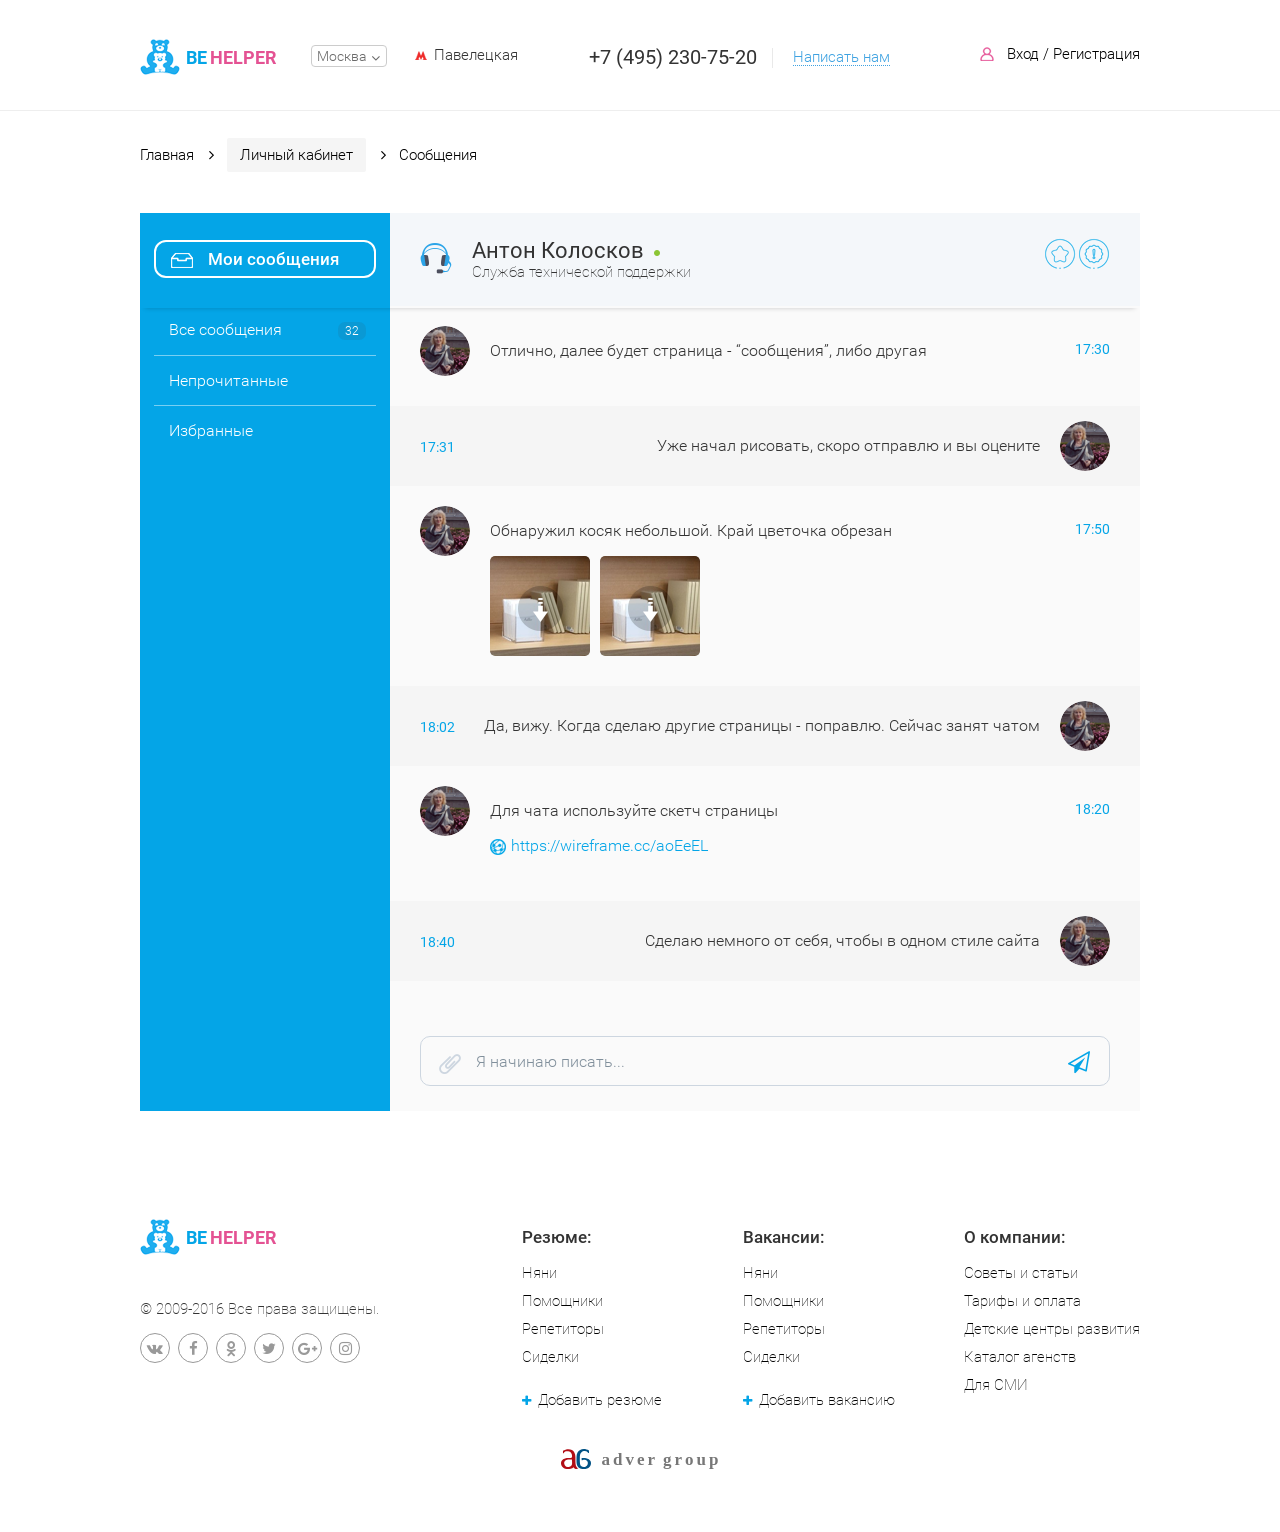
<file: messages.html>
<!DOCTYPE html>
<html lang="en">

<head>
    <meta charset="UTF-8">
    <meta content='width=device-width, initial-scale=1.0' name='viewport' />
    <meta http-equiv="X-UA-Compatible" content="ie=edge">
    <link rel="stylesheet" href="css/normalize.css">
    <link rel="stylesheet" href="css/bootstrap.min.css">
    <link rel="stylesheet" href="css/font-awesome.min.css">
    <link rel="stylesheet" href="css/slick.css">
    <link rel="stylesheet" href="css/slick-theme.css">
    <link rel="stylesheet" href="css/fonts.css">
    <link rel="stylesheet" href="css/bootstrap-select.min.css">
    <link rel="stylesheet" href="css/main.css">
    <title>Document</title>
</head>

<body>
    <!-- overlay for menu -->
    <div class="overlay"></div>
    <!-- end overlay for menu -->
    <!-- header -->
    <header class="main-head">
        <div class="container">
            <div class="row">
                <div class="col-md-5 col-sm-12 col-xs-12">
                    <ul>
                        <li class="logo">
                            <img src="img/logo.png" alt="">
                            <span class="blue-logo">
                        be
                        </span>
                            <span class="pink-logo">
                         helper
                        </span>
                        </li>
                        <li class="city-choose">
                            <select class="dropdown-toggle" data-width="76px">
                              <option>Москва</option>
                              <option>Lorem</option>
                              <option>Lorem</option>
                            </select>
                        </li>
                        <li class="metro">
                            <img src="img/metro-icon.png" alt="">
                            <span>Павелецкая</span>
                        </li>
                        <li class="head-phone hidden-lg hidden-md">
                            +7 (495) 230-75-20
                        </li>
                        <li class="login-sm hidden-lg hidden-md">
                            <a href="">
                                <div class="login-sm-img">
                                    <img src="img/User-sm.png" alt="">
                                    <div class="logo-counter">
                                        3
                                    </div>
                                </div>
                                <span>Кабинет</span>
                            </a>
                        </li>
                        <li class="menu-toggle">
                            <span></span>
                        </li>
                    </ul>
                </div>
                <div class="col-md-4 col-sm-4  head-contacts ">
                    <ul>
                        <li class="head-phone hidden-xs">
                            +7 (495) 230-75-20
                        </li>
                        <li class="email-us">
                            <a href="">Написать нам</a>
                        </li>
                    </ul>
                </div>
                <div class="col-md-3 login col-sm-3 col-xs-3">
                    <a href="" class="login-md">
                        <img src="img/User.png" alt="">
                        <span>Вход / Регистрация</span>
                    </a>

                </div>

            </div>
        </div>
    </header>
    <!-- end header  -->
    <!-- mobile menu -->
    <div class="menu-wrap">
        <div class="container">
            <div class="menu-top">
                <div class="menu-city">
                    <ul>
                      <li>
                          <span>Ваш город:</span>
                      </li>
                      <li class="city-choose">
                          <select class="dropdown-toggle" data-width="86px">
                            <option>Москва</option>
                            <option>Lorem</option>
                            <option>Lorem</option>
                          </select>
                      </li>
                    </ul>
                </div>
                <div class="menu-login">
                    <div class="user-avatar">
                        <img src="img/User-sm.png" alt="">
                    </div>
                    <a href="">Вход / Регистрация</a>
                </div>
            </div>
            <ul class="menu">
                <li><a href="">Главная страница<i class="fa fa-angle-right" aria-hidden="true"></i></a></li>
                <li><a href="">Каталог работников<i class="fa fa-angle-right" aria-hidden="true"></i></a></li>
                <li><a href="">Каталог вакансий<i class="fa fa-angle-right" aria-hidden="true"></i></a></li>
                <li><a href="">О системе<i class="fa fa-angle-right" aria-hidden="true"></i></a></li>
            </ul>
            <div class="head-phone ">
                +7 (495) 230-75-20
            </div>
            <div class="email-us">
                <a href="">Написать нам</a>
            </div>
        </div>
    </div>

    <!-- end mobile menu -->
    <!-- navigation -->
    <hr class="head-hr">
    <section class="navigation">
        <div class="container">
            <div class="row">
                <div class="col-md-12 navigation-wrap">
                    <ul>
                        <li class="navigation-item">
                            <a href="#"><img src="img/home-img.png" alt="" class="hidden-sm hidden-md hidden-lg home-img"><span>Главная</span><i class="fa fa-angle-right" aria-hidden="true"></i></a>
                        </li>
                        <li class="navigation-item active-nav hidden-mob"><a href="#"><span>Личный кабинет</span><i class="fa fa-angle-right" aria-hidden="true"></i></a></li>
                        <li class="navigation-item hidden-mob"><a href="#"><span>Сообщения</span></a></li>
                        <li class="navigation-item active-nav hidden-lg hidden-md hidden-sm display-mob"><a href="#"><span>Мои сообщения</span></a></li>
                    </ul>
                </div>
            </div>
        </div>
    </section>
    <!-- end navigation -->
    <!-- overlay for sidepanel -->
  <div class="overlay-2"></div>
    <!-- end overlay for sidepanel -->
    <!-- about-company -->
    <article class="company-content chat-main">
        <div class="container">
            <div class="row">
                <div class="col-md-12 col-sm-12 chat-content clearfix">
                    <div class="side-panel-wrap">
                      <div class="active-link toggle-link"><a href="#"><img src="img/my-messages-icon.png" alt="">Мои сообщения<i class="fa fa-angle-down" aria-hidden="true"></i></a></div>
                        <ul class="side-top">
                            <li class="active-link"><a href="#"><img src="img/my-messages-icon.png" alt="">Мои сообщения</a></li>
                            <li><a href="#">Все сообщения<span class="message-count">32</span></a></li>
                            <li>
                                <a href="#">Непрочитанные</a>
                            </li>
                            <li><a href="#">Избранные</a></li>
                        </ul>
                    </div>

                    <div class="chat-wrap">
                      <hr>
                      <div class="chat-head">
                        <div class="support-icon-wrap">
                          <img src="img/support-icon.png" alt="">
                        </div>
                        <div class="support">
                          <ul class="support-id">
                            <li class="support-name">Антон Колосков</li>
                            <li class="support-desc">Служба технической поддержки</li>
                          </ul>
                          <ul class="support-head-icons">
                            <li>
                              <img src="img/star-icon.png" alt="">
                            </li>
                            <li>
                              <img src="img/notification-icon.png" alt="">
                            </li>
                          </ul>
                        </div>
                      </div>
                      <div class="chat-body">
                        <ul>
                          <li class="message-wrap in-message clearfix">
                            <ul>
                              <li class="chat-avatar"><img src="img/chat-ava.png" alt=""></li>
                              <li class="chat-message"><p>Отлично, далее будет страница - “сообщения”, либо другая</p></li>
                              <li class="chat-time">17:30</li>
                            </ul>
                          </li>
                          <li class="message-wrap out-message clearfix">
                            <ul>
                              <li class="chat-avatar"><img src="img/chat-ava.png" alt=""></li>
                              <li class="chat-message"><p>Уже начал рисовать, скоро отправлю и вы оцените</p></li>
                              <li class="chat-time">17:31</li>
                            </ul>
                          </li>
                          <li class="message-wrap in-message clearfix">
                            <ul>
                              <li class="chat-avatar"><img src="img/chat-ava.png" alt=""></li>
                              <li class="chat-message"><p>Обнаружил косяк небольшой. Край цветочка обрезан</p>
                                <ul class="message-img-wrap">
                                  <li><a href="" class="message-img">
                                    <img src="img/chat-message-img.png" alt="">
                                  </a></li>
                                  <li>  <a href="" class="message-img">
                                      <img src="img/chat-message-img.png" alt="">
                                    </a></li>
                                </ul>
                              </li>
                              <li class="chat-time">17:50</li>
                            </ul>
                          </li>
                          <li class="message-wrap out-message clearfix">
                            <ul>
                              <li class="chat-avatar"><img src="img/chat-ava.png" alt=""></li>
                              <li class="chat-message"><p>Да, вижу. Когда сделаю другие страницы - поправлю. Сейчас занят чатом</p></li>
                              <li class="chat-time">18:02</li>
                            </ul>
                          </li>
                          <li class="message-wrap in-message clearfix">

                            <ul>
                              <li class="chat-avatar"><img src="img/chat-ava.png" alt=""></li>
                              <li class="chat-message"><p>Для чата используйте скетч страницы</p>
                                <p class="link-message"><a href=""><img src="img/link-img.png" alt=""><span>https://wireframe.cc/aoEeEL</span></a></p>
                              </li>
                              <li class="chat-time">18:20</li>
                            </ul>
                          </li>
                          <li class="message-wrap out-message clearfix">
                            <ul>
                              <li class="chat-avatar"><img src="img/chat-ava.png" alt=""></li>
                              <li class="chat-message"><p>Сделаю немного от себя, чтобы в одном стиле сайта</p></li>
                              <li class="chat-time">18:40</li>
                            </ul>
                          </li>
                        </ul>
                      </div>
                      <div class="chat-send-message">
                        <div class="attach-file"><i class="fa fa-paperclip fa-rotate-270" aria-hidden="true"></i></div>
                        <input type="text" placeholder="Я начинаю писать...">
                        <div class="send-message">
                          <i class="fa fa-paper-plane-o " aria-hidden="true"></i>
                        </div>
                      </div>
                    </div>
                </div>
              </div>
          </div>

      </article>
      <!-- end about company -->
      <!-- footer -->
      <footer class="main-foot">
          <div class="container">
              <div class="row">
                  <div class="col-md-4  ">
                      <ul class="footer-first-row">
                          <li class="logo">
                              <img src="img/logo.png" alt="">
                              <span class="blue-logo">
                                        be
                              </span>
                              <span class="pink-logo">
                                   helper
                                </span>
                          </li>
                          <li class="social-copyright">
                              <div class="copyright">
                                  &copy; 2009-2016 Все права защищены.
                              </div>
                              <div class="social-icons">
                                  <ul>
                                      <li><a href="#"><i class="fa fa-vk" aria-hidden="true"></i></a></li>
                                      <li><a href="#"><i class="fa fa-facebook" aria-hidden="true"></i></a></li>
                                      <li><a href="#"><i class="fa fa-odnoklassniki" aria-hidden="true"></i></a></li>
                                      <li><a href="#"><i class="fa fa-twitter" aria-hidden="true"></i></a></li>
                                      <li><a href="#"><i class="fa fa-google-plus" aria-hidden="true"></i></a></li>
                                      <li>
                                          <a href="#"><i class="fa fa-instagram" aria-hidden="true"></i></a>
                                      </li>
                                  </ul>
                              </div>
                          </li>
                          <li class="hidden-lg hidden-md hidden-sm foot-links">
                              <div> <a href="">Полная версия</a></div>
                              <div><a href="">Реклама на сайте</a></div>

                          </li>
                      </ul>
                  </div>
                  <div class="col-md-8   foot-menu">
                      <ul>
                          <li class="foot-menu-head">
                              <p>Резюме:</p>
                              <ul>
                                  <li>
                                      <a href="">Няни</a>
                                  </li>
                                  <li>
                                      <a href="">Помощники</a>
                                  </li>
                                  <li>
                                      <a href="">Репетиторы</a>
                                  </li>
                                  <li>
                                      <a href="">Сиделки</a>
                                  </li>
                                  <li>
                                      <a href=""><i class="fa fa-plus" aria-hidden="true"></i>Добавить резюме</a>
                                  </li>
                              </ul>
                          </li>
                          <li class="foot-menu-head">
                              <p>Вакансии:</p>
                              <ul>
                                  <li>
                                      <a href="">Няни</a>
                                  </li>
                                  <li>
                                      <a href="">Помощники</a>
                                  </li>
                                  <li>
                                      <a href="">Репетиторы</a>
                                  </li>
                                  <li>
                                      <a href="">Сиделки</a>
                                  </li>
                                  <li>
                                      <a href=""><i class="fa fa-plus" aria-hidden="true"></i>Добавить вакансию</a>
                                  </li>
                              </ul>
                          </li>
                          <li class="foot-menu-head">
                              <p>О компании:</p>
                              <ul>
                                  <li>
                                      <a href="">Советы и статьи</a>
                                  </li>
                                  <li>
                                      <a href="">Тарифы и оплата</a>
                                  </li>
                                  <li>
                                      <a href="">Детские центры развития</a>
                                  </li>
                                  <li>
                                      <a href="">Каталог агенств</a>
                                  </li>
                                  <li>
                                      <a href="">Для СМИ</a>
                                  </li>
                              </ul>
                          </li>
                      </ul>
                  </div>
              </div>
              <div class="flabCopyAg">
  <div class="flabCopyAg__copyLink">
    <a href="http://www.adver.kg/">
      <span>
        <svg xmlns="http://www.w3.org/2000/svg" viewBox="0 0 528.79 354.54">
          <defs>
            <style>
              .ALetter {
                fill: #b10d15
              }

              .GLetter {
                fill: #005285
              }

            </style>
          </defs>
          <title>Adver Group</title>
          <g id="Слой_2" data-name="Слой 2">
            <g id="adver_logo">
              <path id="g" class="GLetter" d="M364.09,197.5l-.7-38c13.5-.5,27-1,40.5-.7,12.3.4,24.6,1.3,37.5,3,39.7,5.4,65.5,25.7,78.2,51.1a87.46,87.46,0,0,1,9.1,43.2,94.36,94.36,0,0,1-12.8,43.3c-16.1,28.1-47.4,50.4-93.3,54.2a224.84,224.84,0,0,1-30.7.7c-34.3-1.5-62.3-11.4-82.3-29.8-20.2-18.6-32.4-45.7-35.4-81.6-2.7-31.2-.6-68.2-.6-100.1,0-32.3,6.6-59.1,17.9-80.4,11.1-20.8,26.9-36.6,45.7-46.8C355.89,5.1,377.59,0,400.79,0c32.8,0,63.6,10,92.3,25.3V69.8c-4.6.8-9.2,1.5-13.7,2.2-6-18.9-19-29-37.9-34.2a86.63,86.63,0,0,0-37.9-1.5,85.24,85.24,0,0,0-37,15.7c-35.7,26.8-33.2,63.7-34.2,103-1.5,50.4-3.5,126.2,21.1,145.6,13.7,12.3,36.4,19.3,54.6,17.7,22.4-1.7,39.5-12.8,50.4-27.9a76.21,76.21,0,0,0,13.1-32.3,63.67,63.67,0,0,0-3-33.2c-5.2-13.7-15.7-24.9-31.8-30.7-9.7-3.2-24.4-6.8-37.6-6.1-9.7.4-17,2.9-23.6,10.1-3.8-.2-7.7-.4-11.5-.7Z"></path>
              <path id="a" class="ALetter" d="M192.49,185.1l-21,1h-.1c-5.3.1-10.9.3-16.5.3-21.4.3-42.8.6-62.8,7.4a51,51,0,0,0-31.9,30.6,64.38,64.38,0,0,0-3.1,33.1,76.61,76.61,0,0,0,13.1,32.4,67.85,67.85,0,0,0,50.4,28,80,80,0,0,0,29.2-3.4,70.56,70.56,0,0,0,24.7-13.7l.1-.2c23.9-19,21.8-49.9,19.5-84.8-.7-10-1.5-20.3-1.6-30.7m-105-23.7h0c14.1-1.9,28.1-1.9,42.3-1.7,13.4,0,26.8.1,40-1.6a43.56,43.56,0,0,0,11.8-3,24,24,0,0,0,7.8-5.1,21.75,21.75,0,0,0,4.2-8.3,50.67,50.67,0,0,0,1.6-13.4c0-35.8-13.4-59.7-32.1-73.9A80.5,80.5,0,0,0,126.49,39a88.66,88.66,0,0,0-38,2c-19.6,5.4-33.6,16-39.9,35.7-4.5-.7-9.1-1.4-13.7-2.1V30c29.6-15.9,61.7-26.3,95.5-26.3,22.5,0,43.8,4.9,62.1,14.9A110.22,110.22,0,0,1,237.09,64c11,20.8,17.3,47,17.3,78.8v70.9c.2,5.1.4,10.2.5,15.2,1.5,43.7,2.6,80.6,44.9,114.3l6.1,5-7.7,1.3c-23,4.1-40,2.6-52.8-3-11.3-4.9-19.3-13-24.9-23a95.2,95.2,0,0,1-20.9,15.3,107.73,107.73,0,0,1-30.7,10.7,247.56,247.56,0,0,1-31,3.8,211,211,0,0,1-31.8-.2c-45.8-3.9-77.2-26-93.3-54.2A96.68,96.68,0,0,1,.09,255.7a88.57,88.57,0,0,1,9.1-43.2c12.6-25.5,38.6-45.7,78.3-51.1Z"></path>
            </g>
          </g>
        </svg>
      </span>
      <div class="jumpingAdver">
        <div class="jumpingLetter">a</div>
        <div class="jumpingLetter">d</div>
        <div class="jumpingLetter">v</div>
        <div class="jumpingLetter">e</div>
        <div class="jumpingLetter">r</div>
        <div class="jumpingLetter">g</div>
        <div class="jumpingLetter">r</div>
        <div class="jumpingLetter">o</div>
        <div class="jumpingLetter">u</div>
        <div class="jumpingLetter">p</div>
      </div>
    </a>
  </div>
</div>
 
          </div>
      </footer>
      <!-- end footer -->
      <!-- load scripts -->
      <script src="js/jquery.min.js"></script>
      <script src="js/jquery-ui.min.js"></script>
      <script src="js/jquery-ui-slider-pips.min.js"></script>
      <script src="js/jquery.ui.touch-punch.min.js"></script>
      <script src="js/slick.min.js"></script>
      <script src="js/bootstrap.min.js"></script>
      <script src="js/bootstrap-select.min.js"></script>
      <script src="js/main.js"></script>
      <!-- end load scripts -->
  </body>

  </html>
</file>
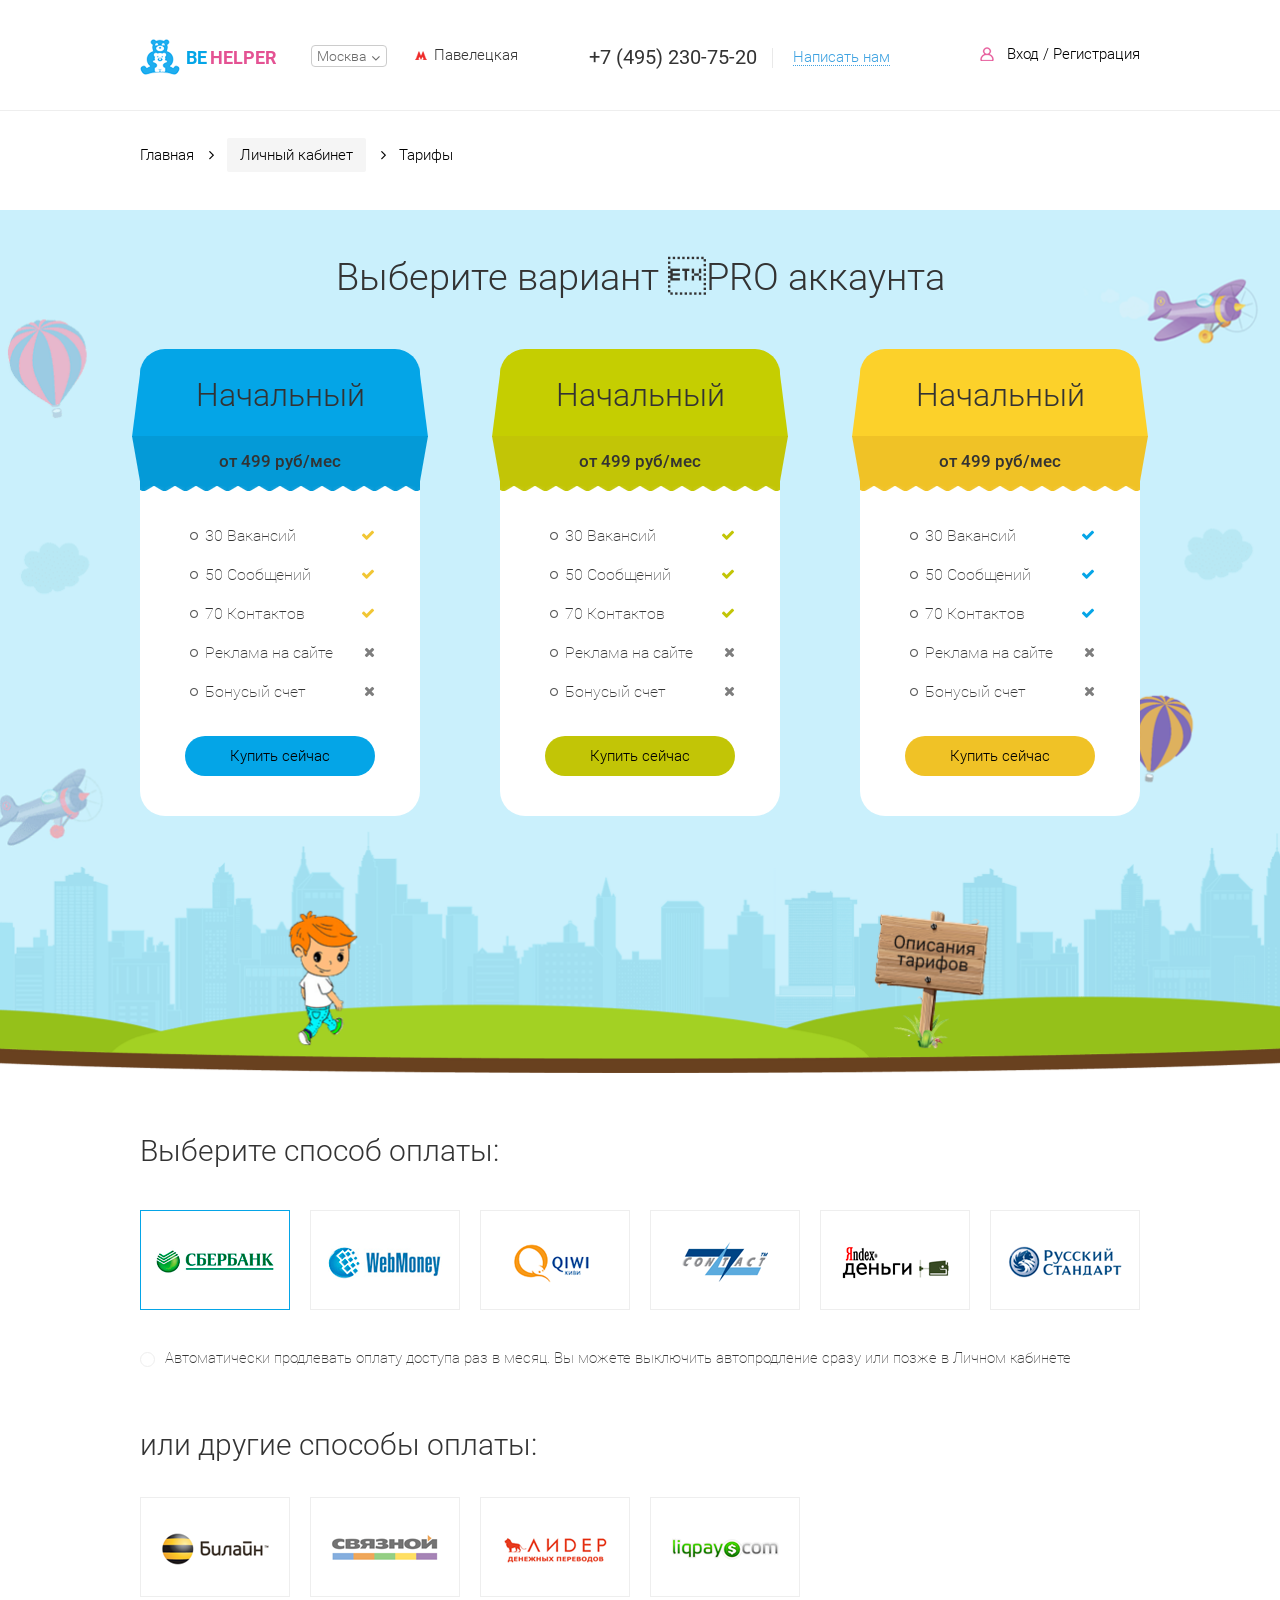
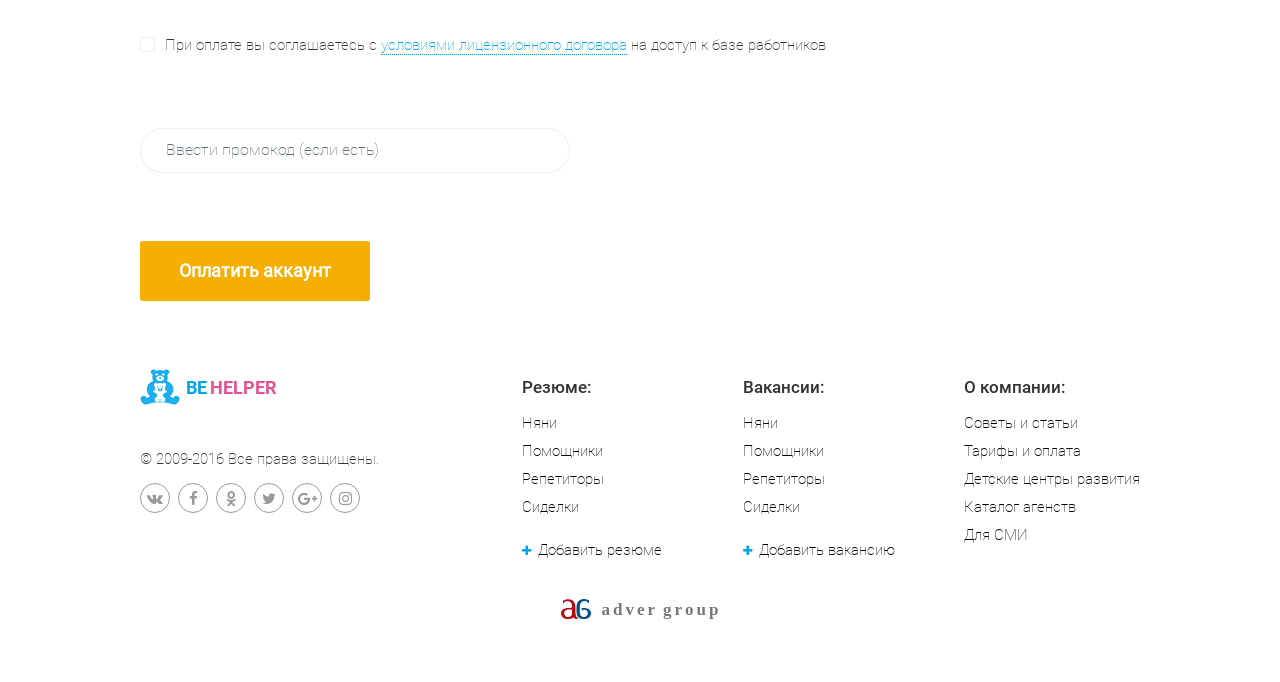
<file: price.html>
<!DOCTYPE html>
<html lang="en">

<head>
    <meta charset="UTF-8">
    <meta content='width=device-width, initial-scale=1.0' name='viewport' />
    <meta http-equiv="X-UA-Compatible" content="ie=edge">
    <link rel="stylesheet" href="css/normalize.css">
    <link rel="stylesheet" href="css/bootstrap.min.css">
    <link rel="stylesheet" href="css/font-awesome.min.css">
    <link rel="stylesheet" href="css/slick.css">
    <link rel="stylesheet" href="css/slick-theme.css">
    <link rel="stylesheet" href="css/fonts.css">
    <link rel="stylesheet" href="css/bootstrap-select.min.css">
    <link rel="stylesheet" href="css/main.css">
    <title>Document</title>
</head>



<body>
    <!-- overlay for menu -->
    <div class="overlay"></div>
    <!-- end overlay for menu -->

    <!-- header -->
    <header class="main-head">
        <div class="container">
            <div class="row">
                <div class="col-md-5 col-sm-12 col-xs-12">
                    <ul>
                        <li class="logo">
                            <img src="img/logo.png" alt="">
                            <span class="blue-logo">
                        be
                        </span>
                            <span class="pink-logo">
                         helper
                        </span>
                        </li>
                        <li class="city-choose">
                            <select class="dropdown-toggle" data-width="76px">
                              <option>Москва</option>
                              <option>Lorem</option>
                              <option>Lorem</option>
                            </select>
                        </li>
                        <li class="metro">
                            <img src="img/metro-icon.png" alt="">
                            <span>Павелецкая</span>
                        </li>
                        <li class="head-phone hidden-lg hidden-md">
                            +7 (495) 230-75-20
                        </li>
                        <li class="login-sm hidden-lg hidden-md">
                            <a href="">
                                <div class="login-sm-img">
                                    <img src="img/User-sm.png" alt="">
                                    <div class="logo-counter">
                                        3
                                    </div>
                                </div>
                                <span>Кабинет</span>
                            </a>
                        </li>
                        <li class="menu-toggle">
                            <span></span>
                        </li>
                    </ul>
                </div>
                <div class="col-md-4 col-sm-4  head-contacts ">
                    <ul>
                        <li class="head-phone hidden-xs">
                            +7 (495) 230-75-20
                        </li>
                        <li class="email-us">
                            <a href="">Написать нам</a>
                        </li>
                    </ul>
                </div>
                <div class="col-md-3 login col-sm-3 col-xs-3">
                    <a href="" class="login-md">
                        <img src="img/User.png" alt="">
                        <span>Вход / Регистрация</span>
                    </a>

                </div>

            </div>
        </div>
    </header>
    <!-- end header  -->
    <!-- mobile menu -->
    <div class="menu-wrap">
        <div class="container">
            <div class="menu-top">
                <div class="menu-city">
                    <ul>
                      <li>
                          <span>Ваш город:</span>
                      </li>
                      <li class="city-choose">
                          <select class="dropdown-toggle" data-width="86px">
                            <option>Москва</option>
                            <option>Lorem</option>
                            <option>Lorem</option>
                          </select>
                      </li>
                    </ul>
                </div>
                <div class="menu-login">
                    <div class="user-avatar">
                        <img src="img/User-sm.png" alt="">
                    </div>
                    <a href="">Вход / Регистрация</a>
                </div>
            </div>
            <ul class="menu">
                <li><a href="">Главная страница<i class="fa fa-angle-right" aria-hidden="true"></i></a></li>
                <li><a href="">Каталог работников<i class="fa fa-angle-right" aria-hidden="true"></i></a></li>
                <li><a href="">Каталог вакансий<i class="fa fa-angle-right" aria-hidden="true"></i></a></li>
                <li><a href="">О системе<i class="fa fa-angle-right" aria-hidden="true"></i></a></li>
            </ul>
            <div class="head-phone ">
                +7 (495) 230-75-20
            </div>
            <div class="email-us">
                <a href="">Написать нам</a>
            </div>
        </div>
    </div>

    <!-- end mobile menu -->
    <!-- navigation -->
    <hr class="head-hr">
    <section class="navigation">
        <div class="container">
            <div class="row">
                <div class="col-md-12 navigation-wrap">
                    <ul>
                        <li class="navigation-item">
                            <a href="#"><img src="img/home-img.png" alt="" class="hidden-sm hidden-md hidden-lg home-img"><span>Главная</span><i class="fa fa-angle-right" aria-hidden="true"></i></a>
                        </li>
                        <li class="navigation-item active-nav hidden-mob"><a href="#"><span>Личный кабинет</span><i class="fa fa-angle-right" aria-hidden="true"></i></a></li>
                        <li class="navigation-item hidden-mob"><a href="#"><span>Тарифы</span></a></li>
                        <li class="navigation-item active-nav hidden-lg hidden-md hidden-sm display-mob"><a href="#"><span>Выбор тарифа</span></a></li>
                    </ul>
                </div>
            </div>
        </div>
    </section>
    <!-- end navigation -->
    <arcticle>
    <section class="price-content">
      <div class="container">
        <div class="row">
          <div class="col-md-12 pricing">
            <h1>Выберите вариант PRO аккаунта</h1>
            <div class="pricing-wrap">
            <div class="price-item price-item-1">
              <div class="price-item-head">
                <h2>Начальный</h2>
                <p>от 499 руб/мес</p>
                <div class="shapes"></div>
              </div>
              <div class="price-item-body">
                <ul class="price-list">
                  <li class="price-list-item"><span>30 Вакансий</span><i class="fa fa-check" aria-hidden="true"></i></li>
                  <li class="price-list-item"><span>50 Сообщений</span><i class="fa fa-check" aria-hidden="true"></i></li>
                  <li class="price-list-item"><span>70 Контактов</span><i class="fa fa-check" aria-hidden="true"></i></li>
                  <li class="price-list-item"><span>Реклама на сайте</span><i class="fa fa-times" aria-hidden="true"></i></li>
                  <li class="price-list-item"><span>Бонусый счет</span><i class="fa fa-times" aria-hidden="true"></i></li>
                </ul>
                  <a href="" class="buy-now">Купить сейчас</a>
              </div>
            </div>
            <div class="price-item price-item-2">
              <div class="price-item-head">
                <h2>Начальный</h2>
                <p>от 499 руб/мес</p>
                <div class="shapes"></div>
              </div>
              <div class="price-item-body">
                <ul class="price-list">
                  <li class="price-list-item"><span>30 Вакансий</span><i class="fa fa-check" aria-hidden="true"></i></li>
                  <li class="price-list-item"><span>50 Сообщений</span><i class="fa fa-check" aria-hidden="true"></i></li>
                  <li class="price-list-item"><span>70 Контактов</span><i class="fa fa-check" aria-hidden="true"></i></li>
                  <li class="price-list-item"><span>Реклама на сайте</span><i class="fa fa-times" aria-hidden="true"></i></li>
                  <li class="price-list-item"><span>Бонусый счет</span><i class="fa fa-times" aria-hidden="true"></i></li>
                </ul>
                  <a href="" class="buy-now">Купить сейчас</a>
              </div>
            </div>
            <div class="price-item price-item-3">
              <div class="price-item-head">
                <h2>Начальный</h2>
                <p>от 499 руб/мес</p>
                <div class="shapes"></div>
              </div>
              <div class="price-item-body">
                <ul class="price-list">
                  <li class="price-list-item"><span>30 Вакансий</span><i class="fa fa-check" aria-hidden="true"></i></li>
                  <li class="price-list-item"><span>50 Сообщений</span><i class="fa fa-check" aria-hidden="true"></i></li>
                  <li class="price-list-item"><span>70 Контактов</span><i class="fa fa-check" aria-hidden="true"></i></li>
                  <li class="price-list-item"><span>Реклама на сайте</span><i class="fa fa-times" aria-hidden="true"></i></li>
                  <li class="price-list-item"><span>Бонусый счет</span><i class="fa fa-times" aria-hidden="true"></i></li>
                </ul>
                  <a href="" class="buy-now">Купить сейчас</a>
              </div>
            </div>
          </div>
          </div>

        </div>
      </div>
    </section>
    <section class="payment">
      <div class="container">
        <div class="row">
          <div class="col-md-12 payment">
          <h2>Выберите способ оплаты:</h2>
          <div class="payment-list first-payment-list">
            <div class="payment-list-item active-payment"><a href=""><img src="img/payment-list-1.png" alt=""></a></div>
            <div class="payment-list-item"><a href=""><img src="img/payment-list-2.png" alt=""></a></div>
            <div class="payment-list-item"><a href=""><img src="img/payment-list-3.png" alt=""></a></div>
            <div class="payment-list-item"><a href=""><img src="img/payment-list-4.png" alt=""></a></div>
            <div class="payment-list-item"><a href=""><img src="img/payment-list-5.png" alt=""></a></div>
            <div class="payment-list-item"><a href=""><img src="img/payment-list-6.png" alt=""></a></div>
          </div>
          <div class="automat-prolong">
            <input type="radio" id="auto" name="radio"><label for="auto"><span></span><div class="label-inner">Автоматически продлевать оплату доступа раз в месяц. Вы можете выключить автопродление сразу или позже в Личном кабинете</div></label>
          </div>
          <h2>или другие способы оплаты:</h2>
          <div class="payment-list second-payment-list">
            <div class="payment-list-item"><a href=""><img src="img/payment-list-7.png" alt=""></a></div>
            <div class="payment-list-item"><a href=""><img src="img/payment-list-8.png" alt=""></a></div>
            <div class="payment-list-item"><a href=""><img src="img/payment-list-9.png" alt=""></a></div>
            <div class="payment-list-item"><a href=""><img src="img/payment-list-10.png" alt=""></a></div>
          </div>
          <div class="license-check">
          <input type="checkbox" id="license-chek" ><label for="license-chek"><span></span><div class="label-inner">При оплате вы соглашаетесь с <a href="">условиями лицензионного договора</a> на доступ к базе работников</div></label>
          </div>
          <div class="promocode">
            <input type="text" placeholder="Ввести промокод (если есть)">
          </div>
          <a href="" class="reg-btn">Оплатить аккаунт</a>
          </div>
        </div>
      </div>
    </section>
    </arcticle>
    <!-- footer -->
    <footer class="main-foot">
        <div class="container">
            <div class="row">
                <div class="col-md-4  ">
                    <ul class="footer-first-row">
                        <li class="logo">
                            <img src="img/logo.png" alt="">
                            <span class="blue-logo">
                                        be
                              </span>
                            <span class="pink-logo">
                                   helper
                                </span>
                        </li>
                        <li class="social-copyright">
                            <div class="copyright">
                                &copy; 2009-2016 Все права защищены.
                            </div>
                            <div class="social-icons">
                                <ul>
                                    <li><a href="#"><i class="fa fa-vk" aria-hidden="true"></i></a></li>
                                    <li><a href="#"><i class="fa fa-facebook" aria-hidden="true"></i></a></li>
                                    <li><a href="#"><i class="fa fa-odnoklassniki" aria-hidden="true"></i></a></li>
                                    <li><a href="#"><i class="fa fa-twitter" aria-hidden="true"></i></a></li>
                                    <li><a href="#"><i class="fa fa-google-plus" aria-hidden="true"></i></a></li>
                                    <li>
                                        <a href="#"><i class="fa fa-instagram" aria-hidden="true"></i></a>
                                    </li>
                                </ul>
                            </div>
                        </li>
                        <li class="hidden-lg hidden-md hidden-sm foot-links">
                            <div> <a href="">Полная версия</a></div>
                            <div><a href="">Реклама на сайте</a></div>

                        </li>
                    </ul>
                </div>
                <div class="col-md-8   foot-menu">
                    <ul>
                        <li class="foot-menu-head">
                            <p>Резюме:</p>
                            <ul>
                                <li>
                                    <a href="">Няни</a>
                                </li>
                                <li>
                                    <a href="">Помощники</a>
                                </li>
                                <li>
                                    <a href="">Репетиторы</a>
                                </li>
                                <li>
                                    <a href="">Сиделки</a>
                                </li>
                                <li>
                                    <a href=""><i class="fa fa-plus" aria-hidden="true"></i>Добавить резюме</a>
                                </li>
                            </ul>
                        </li>
                        <li class="foot-menu-head">
                            <p>Вакансии:</p>
                            <ul>
                                <li>
                                    <a href="">Няни</a>
                                </li>
                                <li>
                                    <a href="">Помощники</a>
                                </li>
                                <li>
                                    <a href="">Репетиторы</a>
                                </li>
                                <li>
                                    <a href="">Сиделки</a>
                                </li>
                                <li>
                                    <a href=""><i class="fa fa-plus" aria-hidden="true"></i>Добавить вакансию</a>
                                </li>
                            </ul>
                        </li>
                        <li class="foot-menu-head">
                            <p>О компании:</p>
                            <ul>
                                <li>
                                    <a href="">Советы и статьи</a>
                                </li>
                                <li>
                                    <a href="">Тарифы и оплата</a>
                                </li>
                                <li>
                                    <a href="">Детские центры развития</a>
                                </li>
                                <li>
                                    <a href="">Каталог агенств</a>
                                </li>
                                <li>
                                    <a href="">Для СМИ</a>
                                </li>
                            </ul>
                        </li>
                    </ul>
                </div>
            </div>
            <div class="flabCopyAg">
  <div class="flabCopyAg__copyLink">
    <a href="http://www.adver.kg/">
      <span>
        <svg xmlns="http://www.w3.org/2000/svg" viewBox="0 0 528.79 354.54">
          <defs>
            <style>
              .ALetter {
                fill: #b10d15
              }

              .GLetter {
                fill: #005285
              }

            </style>
          </defs>
          <title>Adver Group</title>
          <g id="Слой_2" data-name="Слой 2">
            <g id="adver_logo">
              <path id="g" class="GLetter" d="M364.09,197.5l-.7-38c13.5-.5,27-1,40.5-.7,12.3.4,24.6,1.3,37.5,3,39.7,5.4,65.5,25.7,78.2,51.1a87.46,87.46,0,0,1,9.1,43.2,94.36,94.36,0,0,1-12.8,43.3c-16.1,28.1-47.4,50.4-93.3,54.2a224.84,224.84,0,0,1-30.7.7c-34.3-1.5-62.3-11.4-82.3-29.8-20.2-18.6-32.4-45.7-35.4-81.6-2.7-31.2-.6-68.2-.6-100.1,0-32.3,6.6-59.1,17.9-80.4,11.1-20.8,26.9-36.6,45.7-46.8C355.89,5.1,377.59,0,400.79,0c32.8,0,63.6,10,92.3,25.3V69.8c-4.6.8-9.2,1.5-13.7,2.2-6-18.9-19-29-37.9-34.2a86.63,86.63,0,0,0-37.9-1.5,85.24,85.24,0,0,0-37,15.7c-35.7,26.8-33.2,63.7-34.2,103-1.5,50.4-3.5,126.2,21.1,145.6,13.7,12.3,36.4,19.3,54.6,17.7,22.4-1.7,39.5-12.8,50.4-27.9a76.21,76.21,0,0,0,13.1-32.3,63.67,63.67,0,0,0-3-33.2c-5.2-13.7-15.7-24.9-31.8-30.7-9.7-3.2-24.4-6.8-37.6-6.1-9.7.4-17,2.9-23.6,10.1-3.8-.2-7.7-.4-11.5-.7Z"></path>
              <path id="a" class="ALetter" d="M192.49,185.1l-21,1h-.1c-5.3.1-10.9.3-16.5.3-21.4.3-42.8.6-62.8,7.4a51,51,0,0,0-31.9,30.6,64.38,64.38,0,0,0-3.1,33.1,76.61,76.61,0,0,0,13.1,32.4,67.85,67.85,0,0,0,50.4,28,80,80,0,0,0,29.2-3.4,70.56,70.56,0,0,0,24.7-13.7l.1-.2c23.9-19,21.8-49.9,19.5-84.8-.7-10-1.5-20.3-1.6-30.7m-105-23.7h0c14.1-1.9,28.1-1.9,42.3-1.7,13.4,0,26.8.1,40-1.6a43.56,43.56,0,0,0,11.8-3,24,24,0,0,0,7.8-5.1,21.75,21.75,0,0,0,4.2-8.3,50.67,50.67,0,0,0,1.6-13.4c0-35.8-13.4-59.7-32.1-73.9A80.5,80.5,0,0,0,126.49,39a88.66,88.66,0,0,0-38,2c-19.6,5.4-33.6,16-39.9,35.7-4.5-.7-9.1-1.4-13.7-2.1V30c29.6-15.9,61.7-26.3,95.5-26.3,22.5,0,43.8,4.9,62.1,14.9A110.22,110.22,0,0,1,237.09,64c11,20.8,17.3,47,17.3,78.8v70.9c.2,5.1.4,10.2.5,15.2,1.5,43.7,2.6,80.6,44.9,114.3l6.1,5-7.7,1.3c-23,4.1-40,2.6-52.8-3-11.3-4.9-19.3-13-24.9-23a95.2,95.2,0,0,1-20.9,15.3,107.73,107.73,0,0,1-30.7,10.7,247.56,247.56,0,0,1-31,3.8,211,211,0,0,1-31.8-.2c-45.8-3.9-77.2-26-93.3-54.2A96.68,96.68,0,0,1,.09,255.7a88.57,88.57,0,0,1,9.1-43.2c12.6-25.5,38.6-45.7,78.3-51.1Z"></path>
            </g>
          </g>
        </svg>
      </span>
      <div class="jumpingAdver">
        <div class="jumpingLetter">a</div>
        <div class="jumpingLetter">d</div>
        <div class="jumpingLetter">v</div>
        <div class="jumpingLetter">e</div>
        <div class="jumpingLetter">r</div>
        <div class="jumpingLetter">g</div>
        <div class="jumpingLetter">r</div>
        <div class="jumpingLetter">o</div>
        <div class="jumpingLetter">u</div>
        <div class="jumpingLetter">p</div>
      </div>
    </a>
  </div>
</div>
 
        </div>
    </footer>
    <!-- end footer -->
    <!-- load scripts -->
    <script src="js/jquery.min.js"></script>
    <script src="js/jquery-ui.min.js"></script>
    <script src="js/jquery-ui-slider-pips.min.js"></script>
    <script src="js/jquery.ui.touch-punch.min.js"></script>
    <script src="js/slick.min.js"></script>
    <script src="js/bootstrap.min.js"></script>
    <script src="js/bootstrap-select.min.js"></script>
    <script src="js/main.js"></script>
    <!-- end load scripts -->
</body>

</html>
</file>
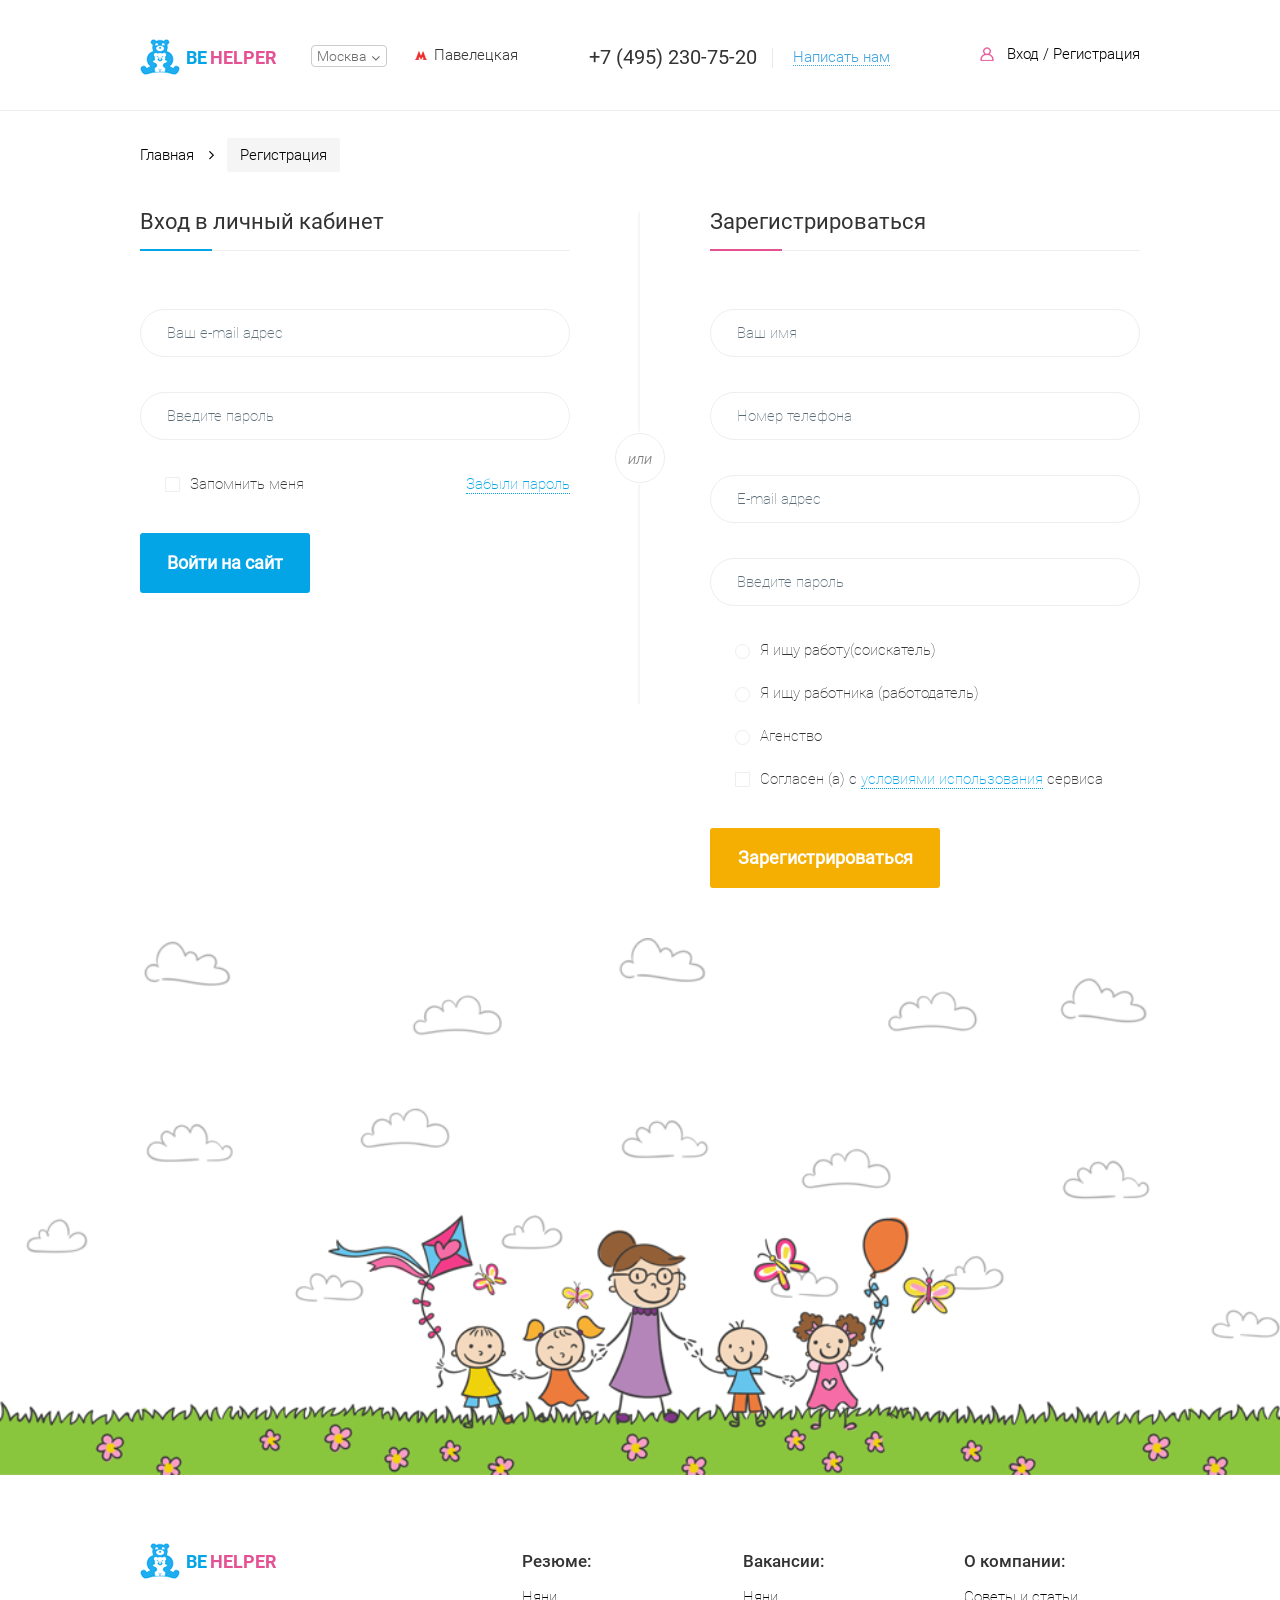
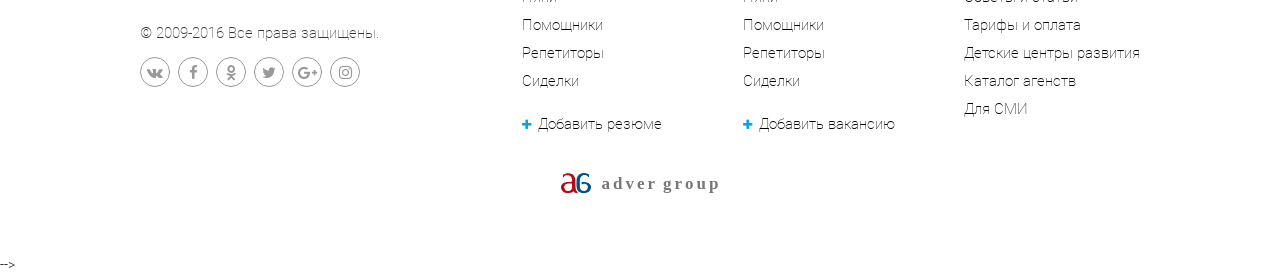
<file: registration.html>
<!DOCTYPE html>
<html lang="en">

<head>
    <meta charset="UTF-8">
    <meta content='width=device-width, initial-scale=1.0' name='viewport' />
    <meta http-equiv="X-UA-Compatible" content="ie=edge">
    <link rel="stylesheet" href="css/normalize.css">
    <link rel="stylesheet" href="css/bootstrap.min.css">
    <link rel="stylesheet" href="css/font-awesome.min.css">
    <link rel="stylesheet" href="css/slick.css">
    <link rel="stylesheet" href="css/slick-theme.css">
    <link rel="stylesheet" href="css/fonts.css">
    <link rel="stylesheet" href="css/bootstrap-select.min.css">
    <link rel="stylesheet" href="css/main.css">
    <title>Document</title>
</head>

<body>
    <!-- overlay for menu -->
    <div class="overlay"></div>
    <!-- end overlay for menu -->
    <!-- header -->
    <header class="main-head">
        <div class="container">
            <div class="row">
                <div class="col-md-5 col-sm-12 col-xs-12">
                    <ul>
                        <li class="logo">
                            <img src="img/logo.png" alt="">
                            <span class="blue-logo">
                        be
                        </span>
                            <span class="pink-logo">
                         helper
                        </span>
                        </li>
                        <li class="city-choose">
                            <select class="dropdown-toggle" data-width="76px">
                              <option>Москва</option>
                              <option>Lorem</option>
                              <option>Lorem</option>
                            </select>
                        </li>
                        <li class="metro">
                            <img src="img/metro-icon.png" alt="">
                            <span>Павелецкая</span>
                        </li>
                        <li class="head-phone hidden-lg hidden-md">
                            +7 (495) 230-75-20
                        </li>
                        <li class="login-sm hidden-lg hidden-md">
                            <a href="">
                                <div class="login-sm-img">
                                    <img src="img/User-sm.png" alt="">
                                    <div class="logo-counter">
                                        3
                                    </div>
                                </div>
                                <span>Кабинет</span>
                            </a>
                        </li>
                        <li class="menu-toggle">
                            <span></span>
                        </li>
                    </ul>
                </div>
                <div class="col-md-4 col-sm-4  head-contacts ">
                    <ul>
                        <li class="head-phone hidden-xs">
                            +7 (495) 230-75-20
                        </li>
                        <li class="email-us">
                            <a href="">Написать нам</a>
                        </li>
                    </ul>
                </div>
                <div class="col-md-3 login col-sm-3 col-xs-3">
                    <a href="" class="login-md">
                        <img src="img/User.png" alt="">
                        <span>Вход / Регистрация</span>
                    </a>

                </div>

            </div>
        </div>
    </header>
    <!-- end header  -->
    <!-- mobile menu -->
    <div class="menu-wrap">
        <div class="container">
            <div class="menu-top">
                <div class="menu-city">
                    <ul>
                      <li>
                          <span>Ваш город:</span>
                      </li>
                      <li class="city-choose">
                          <select class="dropdown-toggle" data-width="86px">
                            <option>Москва</option>
                            <option>Lorem</option>
                            <option>Lorem</option>
                          </select>
                      </li>
                    </ul>
                </div>
                <div class="menu-login">
                    <div class="user-avatar">
                        <img src="img/User-sm.png" alt="">
                    </div>
                    <a href="">Вход / Регистрация</a>
                </div>
            </div>
            <ul class="menu">
                <li><a href="">Главная страница<i class="fa fa-angle-right" aria-hidden="true"></i></a></li>
                <li><a href="">Каталог работников<i class="fa fa-angle-right" aria-hidden="true"></i></a></li>
                <li><a href="">Каталог вакансий<i class="fa fa-angle-right" aria-hidden="true"></i></a></li>
                <li><a href="">О системе<i class="fa fa-angle-right" aria-hidden="true"></i></a></li>
            </ul>
            <div class="head-phone ">
                +7 (495) 230-75-20
            </div>
            <div class="email-us">
                <a href="">Написать нам</a>
            </div>
        </div>
    </div>

    <!-- end mobile menu -->
    <!-- navigation -->
    <hr class="head-hr">
    <section class="navigation">
        <div class="container">
            <div class="row">
                <div class="col-md-12 col-sm-12 col-xs-12 navigation-wrap">
                    <ul>
                        <li class="navigation-item">
                            <a href="#"><img src="img/home-img.png" alt="" class="hidden-sm hidden-md hidden-lg home-img"><span>Главная</span><i class="fa fa-angle-right" aria-hidden="true"></i></a>
                        </li>
                        <li class="navigation-item active-nav reg-nav"><a href="#"><span>Регистрация</span></a></li>
                        <li class="navigation-item active-nav hidden-sm hidden-md hidden-lg sign-or-reg"><a href="#"><span>Вход или регистрация</span></a></li>
                        <li class="navigation-item active-nav hidden-sm hidden-md hidden-lg sign-in-nav"><a href="#"><span>Авторизация</span></a></li>
                    </ul>
                </div>
            </div>
        </div>
    </section>
    <!-- end navigation -->
    <!-- registration -->
    <article class="registration">
        <div class="container">
            <div class="row">
                <section class="col-md-6 col-xs-12 sign-in" id="sign-in">
                    <div class="sign-wrap">
                        <h4> Вход в личный кабинет</h4>
                        <ul>
                            <li>
                                <input type="text" placeholder="Ваш e-mail адрес" class="reg-input">
                            </li>
                            <li>
                                <input type=" text " placeholder="Введите пароль " class="reg-input">
                            </li>
                            <li>
                                <ul class="remember-me">
                                    <li>
                                        <input type="checkbox" id="remember-me">
                                        <label for="remember-me"><span></span>Запомнить меня</label>
                                    </li>
                                    <li>
                                        <a href="">Забыли пароль</a>
                                    </li>
                                </ul>
                            </li>
                        </ul>
                        <a href="" class="reg-btn enter-btn">Войти на сайт</a>
                    </div>
                    <div class="or">
                        <div class="before"></div> <span>или</span>
                        <div class="after"></div>
                    </div>
                </section>
                <section class="col-md-6 col-xs-12 sign-up" id="sign-up">
                    <div class="sign-wrap">
                        <h4>Зарегистрироваться</h4>
                        <ul>
                            <li>
                                <input type="text" placeholder="Ваш имя" class="reg-input">
                            </li>
                            <li>
                                <input type="text" placeholder="Номер телефона" class="reg-input">
                            </li>
                            <li>
                                <input type="text" placeholder="E-mail адрес" class="reg-input">
                            </li>
                            <li>
                                <input type="text" placeholder="Введите пароль" class="reg-input">
                            </li>
                            <li class="btm-inputs">
                                <ul>
                                    <li>
                                        <input type="radio" id="searh-for-work" name="radio">
                                        <label for="searh-for-work"><span></span>Я ищу работу(соискатель)</label>
                                    </li>
                                    <li>
                                        <input type="radio" id="searh-for-labor" name="radio">
                                        <label for="searh-for-labor"><span></span>Я ищу работника (работодатель)</label>
                                    </li>
                                    <li>
                                        <input type="radio" id="agency" name="radio">
                                        <label for="agency"><span></span>Агенство</label>
                                    </li>
                                    <li>
                                        <input type="checkbox" id="agree-with">
                                        <label for="agree-with"><span></span>Согласен (а) с <a href="">условиями использования</a> сервиса</label>
                                    </li>
                                </ul>

                            </li>
                            <a href="" class="reg-btn">Зарегистрироваться</a>
                    </div>
                </section>
                <section class="col-xs-12 hidden-lg hidden-md hidden-sm sign-or-sing-up">
                    <h4>Выберите интересующую вас страницу</h4>
                    <a href="" class="reg-btn enter-btn" id="sign-in-link">Войти в личный кабинет</a>
                    <div class="or-reg-wrap">
                        <div class="before-or"></div>
                        <div class="or-reg">
                            <span>или</span>
                        </div>
                        <div class="after-or"></div>
                    </div>
                    <a href="" class="reg-btn" id="sign-up-link">Зарегистрироваться</a>
                </section>
            </div>
        </div>
        <div class="btm-img-wrap">
            <picture>
                <source srcset="img/reg-img-1920.png" media="(min-width: 1700px)" />
                <source srcset="img/reg-img.png" media="(min-width: 1400px)" />
                <source srcset="img/reg-img-990.png" media="(min-width: 990px)" />
                <source srcset="img/reg-img-768.png" media="(min-width: 640px)" />
                <img srcset="img/reg-img-480.png" />
            </picture>

        </div>
    </article>
    <!-- end registration -->
    <!--footer -->
    <footer class="main-foot">
        <div class="container">
            <div class="row">
                <div class="col-md-4  ">
                    <ul class="footer-first-row">
                        <li class="logo">
                            <img src="img/logo.png" alt="">
                            <span class="blue-logo">
                                      be
                            </span>
                            <span class="pink-logo">
                                 helper
                              </span>
                        </li>
                        <li class="social-copyright">
                            <div class="copyright">
                                &copy; 2009-2016 Все права защищены.
                            </div>
                            <div class="social-icons">
                                <ul>
                                    <li><a href="#"><i class="fa fa-vk" aria-hidden="true"></i></a></li>
                                    <li><a href="#"><i class="fa fa-facebook" aria-hidden="true"></i></a></li>
                                    <li><a href="#"><i class="fa fa-odnoklassniki" aria-hidden="true"></i></a></li>
                                    <li><a href="#"><i class="fa fa-twitter" aria-hidden="true"></i></a></li>
                                    <li><a href="#"><i class="fa fa-google-plus" aria-hidden="true"></i></a></li>
                                    <li>
                                        <a href="#"><i class="fa fa-instagram" aria-hidden="true"></i></a>
                                    </li>
                                </ul>
                            </div>
                        </li>
                        <li class="hidden-lg hidden-md hidden-sm foot-links">
                            <div> <a href="">Полная версия</a></div>
                            <div><a href="">Реклама на сайте</a></div>

                        </li>
                    </ul>
                </div>
                <div class="col-md-8   foot-menu">
                    <ul>
                        <li class="foot-menu-head">
                            <p>Резюме:</p>
                            <ul>
                                <li>
                                    <a href="">Няни</a>
                                </li>
                                <li>
                                    <a href="">Помощники</a>
                                </li>
                                <li>
                                    <a href="">Репетиторы</a>
                                </li>
                                <li>
                                    <a href="">Сиделки</a>
                                </li>
                                <li>
                                    <a href=""><i class="fa fa-plus" aria-hidden="true"></i>Добавить резюме</a>
                                </li>
                            </ul>
                        </li>
                        <li class="foot-menu-head">
                            <p>Вакансии:</p>
                            <ul>
                                <li>
                                    <a href="">Няни</a>
                                </li>
                                <li>
                                    <a href="">Помощники</a>
                                </li>
                                <li>
                                    <a href="">Репетиторы</a>
                                </li>
                                <li>
                                    <a href="">Сиделки</a>
                                </li>
                                <li>
                                    <a href=""><i class="fa fa-plus" aria-hidden="true"></i>Добавить вакансию</a>
                                </li>
                            </ul>
                        </li>
                        <li class="foot-menu-head">
                            <p>О компании:</p>
                            <ul>
                                <li>
                                    <a href="">Советы и статьи</a>
                                </li>
                                <li>
                                    <a href="">Тарифы и оплата</a>
                                </li>
                                <li>
                                    <a href="">Детские центры развития</a>
                                </li>
                                <li>
                                    <a href="">Каталог агенств</a>
                                </li>
                                <li>
                                    <a href="">Для СМИ</a>
                                </li>
                            </ul>
                        </li>
                    </ul>
                </div>
            </div>
            <div class="flabCopyAg">
  <div class="flabCopyAg__copyLink">
    <a href="http://www.adver.kg/">
      <span>
        <svg xmlns="http://www.w3.org/2000/svg" viewBox="0 0 528.79 354.54">
          <defs>
            <style>
              .ALetter {
                fill: #b10d15
              }

              .GLetter {
                fill: #005285
              }

            </style>
          </defs>
          <title>Adver Group</title>
          <g id="Слой_2" data-name="Слой 2">
            <g id="adver_logo">
              <path id="g" class="GLetter" d="M364.09,197.5l-.7-38c13.5-.5,27-1,40.5-.7,12.3.4,24.6,1.3,37.5,3,39.7,5.4,65.5,25.7,78.2,51.1a87.46,87.46,0,0,1,9.1,43.2,94.36,94.36,0,0,1-12.8,43.3c-16.1,28.1-47.4,50.4-93.3,54.2a224.84,224.84,0,0,1-30.7.7c-34.3-1.5-62.3-11.4-82.3-29.8-20.2-18.6-32.4-45.7-35.4-81.6-2.7-31.2-.6-68.2-.6-100.1,0-32.3,6.6-59.1,17.9-80.4,11.1-20.8,26.9-36.6,45.7-46.8C355.89,5.1,377.59,0,400.79,0c32.8,0,63.6,10,92.3,25.3V69.8c-4.6.8-9.2,1.5-13.7,2.2-6-18.9-19-29-37.9-34.2a86.63,86.63,0,0,0-37.9-1.5,85.24,85.24,0,0,0-37,15.7c-35.7,26.8-33.2,63.7-34.2,103-1.5,50.4-3.5,126.2,21.1,145.6,13.7,12.3,36.4,19.3,54.6,17.7,22.4-1.7,39.5-12.8,50.4-27.9a76.21,76.21,0,0,0,13.1-32.3,63.67,63.67,0,0,0-3-33.2c-5.2-13.7-15.7-24.9-31.8-30.7-9.7-3.2-24.4-6.8-37.6-6.1-9.7.4-17,2.9-23.6,10.1-3.8-.2-7.7-.4-11.5-.7Z"></path>
              <path id="a" class="ALetter" d="M192.49,185.1l-21,1h-.1c-5.3.1-10.9.3-16.5.3-21.4.3-42.8.6-62.8,7.4a51,51,0,0,0-31.9,30.6,64.38,64.38,0,0,0-3.1,33.1,76.61,76.61,0,0,0,13.1,32.4,67.85,67.85,0,0,0,50.4,28,80,80,0,0,0,29.2-3.4,70.56,70.56,0,0,0,24.7-13.7l.1-.2c23.9-19,21.8-49.9,19.5-84.8-.7-10-1.5-20.3-1.6-30.7m-105-23.7h0c14.1-1.9,28.1-1.9,42.3-1.7,13.4,0,26.8.1,40-1.6a43.56,43.56,0,0,0,11.8-3,24,24,0,0,0,7.8-5.1,21.75,21.75,0,0,0,4.2-8.3,50.67,50.67,0,0,0,1.6-13.4c0-35.8-13.4-59.7-32.1-73.9A80.5,80.5,0,0,0,126.49,39a88.66,88.66,0,0,0-38,2c-19.6,5.4-33.6,16-39.9,35.7-4.5-.7-9.1-1.4-13.7-2.1V30c29.6-15.9,61.7-26.3,95.5-26.3,22.5,0,43.8,4.9,62.1,14.9A110.22,110.22,0,0,1,237.09,64c11,20.8,17.3,47,17.3,78.8v70.9c.2,5.1.4,10.2.5,15.2,1.5,43.7,2.6,80.6,44.9,114.3l6.1,5-7.7,1.3c-23,4.1-40,2.6-52.8-3-11.3-4.9-19.3-13-24.9-23a95.2,95.2,0,0,1-20.9,15.3,107.73,107.73,0,0,1-30.7,10.7,247.56,247.56,0,0,1-31,3.8,211,211,0,0,1-31.8-.2c-45.8-3.9-77.2-26-93.3-54.2A96.68,96.68,0,0,1,.09,255.7a88.57,88.57,0,0,1,9.1-43.2c12.6-25.5,38.6-45.7,78.3-51.1Z"></path>
            </g>
          </g>
        </svg>
      </span>
      <div class="jumpingAdver">
        <div class="jumpingLetter">a</div>
        <div class="jumpingLetter">d</div>
        <div class="jumpingLetter">v</div>
        <div class="jumpingLetter">e</div>
        <div class="jumpingLetter">r</div>
        <div class="jumpingLetter">g</div>
        <div class="jumpingLetter">r</div>
        <div class="jumpingLetter">o</div>
        <div class="jumpingLetter">u</div>
        <div class="jumpingLetter">p</div>
      </div>
    </a>
  </div>
</div>
 
        </div>
    </footer> -->
    <!-- end footer -->
    <!-- load scripts -->
    <script src="js/jquery.min.js"></script>
    <script src="js/jquery-ui.min.js"></script>
    <script src="js/jquery-ui-slider-pips.min.js"></script>
    <script src="js/jquery.ui.touch-punch.min.js"></script>
    <script src="js/slick.min.js"></script>
    <script src="js/bootstrap.min.js"></script>
    <script src="js/bootstrap-select.min.js"></script>
    <script src="js/main.js"></script>
    <!-- end load scripts -->
</body>

</html>
</file>
<file: css/fonts.css>
@font-face {
  font-family: "Roboto-Light";
  font-style: normal;
  font-weight: normal;
  src: url("../fonts/Roboto-Light/Roboto-Light.eot?#iefix") format("embedded-opentype"), url("../fonts/Roboto-Light/Roboto-Light.woff2") format("woff2"), url("../fonts/Roboto-Light/Roboto-Light.woff") format("woff"); }

@font-face {
  font-family: "Roboto-Thin";
  font-style: normal;
  font-weight: normal;
  src: url("../fonts/Roboto-Thin/Roboto-Thin.eot?#iefix") format("embedded-opentype"), url("../fonts/Roboto-Thin/Roboto-Thin.woff2") format("woff2"), url("../fonts/Roboto-Thin/Roboto-Thin.woff") format("woff"); }

@font-face {
  font-family: "Roboto-Regular";
  font-style: normal;
  font-weight: normal;
  src: url("../fonts/Roboto-Regular/Roboto-Regular.eot?#iefix") format("embedded-opentype"), url("../fonts/Roboto-Regular/Roboto-Regular.woff2") format("woff2"), url("../fonts/Roboto-Regular/Roboto-Regular.woff") format("woff"); }

@font-face {
  font-family: "Roboto-Medium";
  font-style: normal;
  font-weight: normal;
  src: url("../fonts/Roboto-Medium/Roboto-Medium.eot?#iefix") format("embedded-opentype"), url("../fonts/Roboto-Medium/Roboto-Medium.woff2") format("woff2"), url("../fonts/Roboto-Medium/Roboto-Medium.woff") format("woff"); }

@font-face {
  font-family: "Roboto-Bold";
  font-style: normal;
  font-weight: normal;
  src: url("../fonts/Roboto-Bold/Roboto-Bold.eot?#iefix") format("embedded-opentype"), url("../fonts/Roboto-Bold/Roboto-Bold.woff2") format("woff2"), url("../fonts/Roboto-Bold/Roboto-Bold.woff") format("woff"); }

@font-face {
  font-family: "Open_Sans-Light";
  font-style: normal;
  font-weight: normal;
  src: url("../fonts/Open_Sans-Light/OpenSans-Light.eot?#iefix") format("embedded-opentype"), url("../fonts/Open_Sans-Light/OpenSans-Light.woff2") format("woff2"), url("../fonts/Open_Sans-Light/OpenSans-Light.woff") format("woff"); }

@font-face {
  font-family: "Roboto-LightIt";
  font-style: normal;
  font-weight: normal;
  src: url("../fonts/Roboto-LightItalic/Roboto-LightItalic.eot?#iefix") format("embedded-opentype"), url("../fonts/Roboto-LightItalic/Roboto-LightItalic.woff2") format("woff2"), url("../fonts/Roboto-LightItalic/Roboto-LightItalic.woff") format("woff"); }
</file>
<file: css/main.css>
body {
  font: 14px "Roboto-Light", sans-serif;
  overflow-x: hidden; }

img {
  max-width: 100%; }

ul {
  margin: 0;
  padding: 0;
  list-style: none; }

input, textarea, button {
  border: 0;
  outline: 0; }

a:active,
a:focus,
a:hover {
  outline: 0; }

.catalog-user,
.skil-list-item,
.skill-desc,
.left-short-info,
.catalog-item-wrap,
.price-list-item,
.price-item-head,
.active-link,
.side-panel-wrap,
.company-content,
.catalog-item,
.catalog-item-criteria li,
.catalog-item-head,
.adverse,
.message-img,
.about-us,
.dropdown-toggle,
.feedback-item,
.head-phone,
.labor-item,
.labors-carousel,
.login-sm-img,
.main-btn,
.menu,
.menu-city,
.menu-top,
.search-for,
.searh-item,
.second-indent,
.second-indent-left li,
.sub-parent,
.tab-head,
.tab-heads,
.support-name,
.tab-item,
.vacancy-carousel,
body,
h3,
h2,
h4,
label {
  position: relative; }

.logo span {
  text-transform: uppercase; }

a:active,
a:focus,
a:hover {
  text-decoration: none;
  outline: 0; }

.adverse,
.search-filters span,
.search-filters img,
.support-head-icons,
.support-id,
.adv-desc,
.feedback-desc,
.feedback-img,
.feedback-stars,
.second-indent-left,
.second-indent-right,
.third-indent img,
li {
  display: inline-block;
  vertical-align: top; }

.before, .btn.dropdown-toggle .caret::before, .city-choose .btn.dropdown-toggle .caret::before, .head-phone::after, .menu-toggle span:after, .searh-item .search-toggle span:after,
.menu-toggle span:before, .searh-item .search-toggle span:before, .menu::after, .menu-top::after, .tab-head::after, .job-item::after, .see-all .main-btn::after, .see-all .main-btn::before, .about-us h3::after, .about-us::after, .side-bottom::after,
.side-top::after, .active-link.toggle-link::after, h4::after, .second-indent-left li::before, .registration h4::before, input[type="checkbox"] + label span::before,
input[type="radio"] + label span::before, .or .after,
.or .before, .support-name::after, .message-img::after, .adverse::after, .catalog-item-head::after, .catalog-item-criteria li:before, .lk-fill .active-link::after, .price-item-head p::after, .price-item-head p::before, .price-item-head h2::after, .price-item-head h2::before, .price-item-head .shapes::after, .price-list-item:before, .lk-vacancy .catalog-user span::after, .left-short-info::after,
.skill-desc::after, .skil-list-item::after {
  position: absolute;
  content: '';
  top: 0; }

.city-choose,
.head-contacts,
.login {
  padding-top: 6px; }

.email-us,
.login span,
.metro span {
  font-size: 1.07143em; }

.main-btn {
  width: 190px;
  height: 40px;
  display: inline-block;
  color: #fff;
  text-align: center;
  font-size: 1.07143em;
  line-height: 40px;
  border: 1px solid #fff;
  border-radius: 25px; }
  .main-btn:active, .main-btn:focus, .main-btn:hover {
    color: #fff; }

h1 {
  font-size: 2.71429em;
  font-weight: normal;
  text-align: center; }

h2 {
  font-size: 2.28571em;
  font-weight: normal;
  text-align: center; }

.reg-btn {
  display: inline-block;
  text-align: center;
  background-color: #f5ae02;
  color: #fff;
  font-weight: normal;
  font: 1.28571em "Roboto-Regular", sans-serif;
  width: 230px;
  height: 60px;
  line-height: 60px;
  font-weight: bold;
  border-radius: 3px; }
  .reg-btn:active, .reg-btn:focus, .reg-btn:hover {
    color: #fff;
    background-color: #fdb913; }

input::-webkit-input-placeholder {
  color: #596b76;
  opacity: 1;
  font: inherit; }

input:-moz-placeholder {
  color: #596b76;
  opacity: 1;
  font: inherit; }

input::-moz-placeholder {
  color: #596b76;
  opacity: 1;
  font: inherit; }

input:-ms-input-placeholder {
  color: #596b76;
  opacity: 1;
  font: inherit; }

.showmore-cat {
  display: inline-block;
  height: 30px;
  text-align: center;
  font-size: 1.07143em;
  border-radius: 20px;
  line-height: 30px;
  float: right;
  color: #04a5e7;
  border: 1px solid #04a5e7;
  padding: 0px 21px; }
  .showmore-cat:hover, .showmore-cat:active, .showmore-cat:focus {
    color: #04a5e7; }

.buy-now {
  display: inline-block;
  text-align: center;
  font-size: 1.07143em;
  color: #000;
  line-height: 40px;
  height: 40px;
  width: 190px;
  border-radius: 25px;
  background-color: #04a5e7; }
  .buy-now:hover, .buy-now:active, .buy-now:focus {
    color: #000; }

.main-head {
  padding: 39px 0 35px;
  z-index: 15;
  position: relative;
  background-color: #fff; }

.logo {
  margin-right: 32px; }
  .logo span {
    font: 1.28571em "Roboto-Bold", sans-serif;
    position: relative;
    display: inline-block;
    top: 3px; }
  .logo img {
    margin-right: 3px; }

.blue-logo {
  color: #04a5e7; }

.pink-logo {
  color: #e45293; }

.bootstrap-select .dropdown-toggle:focus {
  outline: none !important; }

.btn.dropdown-toggle {
  outline: none; }
  .btn.dropdown-toggle .caret {
    border: 0;
    width: 10px;
    height: 8px; }
    .btn.dropdown-toggle .caret::before {
      left: 0;
      top: -6px;
      content: '\f107';
      font-family: FontAwesome;
      font-weight: normal;
      font-style: normal;
      text-decoration: inherit; }
  .btn.dropdown-toggle:hover, .btn.dropdown-toggle:active, .btn.dropdown-toggle:focus {
    outline: none;
    background-color: #fff; }

.btn-group.open .dropdown-toggle {
  box-shadow: none;
  outline: none; }

.open > .dropdown-toggle.btn-default {
  background-color: #fff;
  border-color: inherit; }
  .open > .dropdown-toggle.btn-default:hover, .open > .dropdown-toggle.btn-default:active, .open > .dropdown-toggle.btn-default:focus {
    background-color: #fff; }

.city-choose {
  margin-right: 25px;
  color: #696969; }
  .city-choose .filter-option.pull-left {
    color: #696969; }
  .city-choose .btn.dropdown-toggle {
    padding: 0 5px; }
    .city-choose .btn.dropdown-toggle .caret {
      border: 0;
      right: 5px;
      color: #696969;
      width: 10px;
      height: 8px; }
      .city-choose .btn.dropdown-toggle .caret::before {
        left: 0;
        top: -6px;
        content: '\f107';
        font-family: FontAwesome;
        font-weight: normal;
        font-style: normal;
        text-decoration: inherit; }
    .city-choose .btn.dropdown-toggle span {
      border-bottom: 0; }
  .city-choose .btn-group .dropdown-menu li a span {
    border-bottom: 0; }

.dropdown-menu li {
  width: 100%; }

.metro {
  padding-top: 7px; }
  .metro span {
    vertical-align: middle;
    margin-left: 4px; }

.head-contacts {
  padding-left: 35px;
  padding-right: 0; }
  .head-contacts li {
    vertical-align: middle; }

.head-phone {
  font: 1.42857em "Roboto-Regular", sans-serif;
  margin-right: 33px; }
  .head-phone::after {
    width: 1px;
    top: 3px;
    right: -16px;
    height: 20px;
    background-color: #e9e9e9; }

.email-us {
  padding-top: 1px;
  line-height: 15px;
  border-bottom: 1px dotted #3ea2e1; }
  .email-us a {
    color: #3ea2e1; }

.login {
  text-align: right; }
  .login span {
    vertical-align: middle;
    color: #000; }
  .login img,
  .login span {
    cursor: pointer; }
  .login img {
    margin-right: 10px; }

.login-sm {
  float: right; }
  .login-sm span {
    font-size: 1.14286em;
    color: #000;
    text-decoration: underline; }

.login-sm-img {
  display: inline-block; }
  .login-sm-img img {
    margin-right: 7px; }

.logo-counter {
  display: inline-block;
  position: absolute;
  right: 5px;
  top: 0;
  color: #fff;
  background-color: #0091cd;
  font-size: 0.64286em;
  width: 15px;
  text-align: center;
  line-height: 15px;
  height: 15px;
  border-radius: 50%; }

.menu-toggle, .searh-item .search-toggle {
  float: right;
  width: 26px;
  height: 17px;
  cursor: pointer;
  padding-top: 9px;
  display: none; }
  .menu-toggle span:after, .searh-item .search-toggle span:after,
  .menu-toggle span:before, .searh-item .search-toggle span:before {
    top: 7px; }
  .menu-toggle span:after, .searh-item .search-toggle span:after {
    top: 14px; }
  .menu-toggle span, .searh-item .search-toggle span {
    display: block;
    position: relative; }
  .menu-toggle span, .searh-item .search-toggle span,
  .menu-toggle span:after, .searh-item .search-toggle span:after,
  .menu-toggle span:before, .searh-item .search-toggle span:before {
    width: 100%;
    height: 3px;
    background-color: #d1d1d1;
    transition: all 0.3s;
    -webkit-backface-visibility: hidden;
    backface-visibility: hidden; }

.menu-toggle.on span, .searh-item .on.search-toggle span {
  background-color: transparent; }

.menu-toggle.on span:before, .searh-item .on.search-toggle span:before {
  -webkit-transform: rotate(45deg) translate(-2px, 0px);
  -ms-transform: rotate(45deg) translate(-2px, 0px);
  transform: rotate(45deg) translate(-2px, 0px); }

.menu-toggle.on span:after, .searh-item .on.search-toggle span:after {
  -webkit-transform: rotate(-45deg) translate(5px, -7px);
  -ms-transform: rotate(-45deg) translate(5px, -7px);
  transform: rotate(-45deg) translate(5px, -7px); }

.overlay, .overlay-2 {
  position: fixed;
  top: 0;
  left: 0;
  right: 0;
  bottom: 0;
  width: 100%;
  height: 100%;
  background-color: rgba(40, 40, 40, 0.5);
  display: none;
  z-index: 12; }

.menu-wrap {
  background-color: #f2f2f2;
  display: none;
  position: absolute;
  max-height: 533px;
  top: 110px;
  color: #525252;
  width: 100%;
  font-size: 1.21429em;
  z-index: 13;
  padding: 22px 0 0; }
  .menu-wrap .head-phone {
    margin-bottom: 10px; }
  .menu-wrap .email-us {
    display: inline-block;
    margin-bottom: 35px; }

.menu li {
  display: block;
  margin-bottom: 38px; }

.menu li:last-child {
  margin-bottom: 65px; }

.menu ul {
  background-color: #f2f2f2; }

.menu a {
  color: #525252; }

.menu .fa {
  font-size: 22px;
  vertical-align: middle;
  float: right;
  color: #909090; }

.menu::after {
  width: 100%;
  height: 1px;
  top: auto;
  bottom: -41px;
  background-color: #dbdbdb; }

.submenu, .sub-submenu {
  position: absolute;
  top: 0;
  width: 100%;
  left: -100vw;
  transition: -webkit-transform 0.3s ease-out;
  transition: transform 0.3s ease-out;
  transition: transform 0.3s ease-out, -webkit-transform 0.3s ease-out;
  height: 100%;
  z-index: 11; }

.open {
  left: 0; }

.back {
  cursor: pointer; }

.menu-city {
  color: #888888;
  margin-bottom: 26px; }
  .menu-city ul {
    width: 100%; }
  .menu-city .city-choose {
    padding-top: 0; }
  .menu-city .btn.dropdown-toggle {
    background-color: transparent;
    border: 0; }
    .menu-city .btn.dropdown-toggle .filter-option {
      font-size: 1.21429em;
      color: #04a5e7;
      width: auto;
      border-bottom: 1px dotted #04a5e7; }
    .menu-city .btn.dropdown-toggle .caret {
      color: #04a5e7; }
    .menu-city .btn.dropdown-toggle:hover, .menu-city .btn.dropdown-toggle:active, .menu-city .btn.dropdown-toggle:focus {
      background-color: transparent; }
  .menu-city .btn-group.open .dropdown-toggle {
    box-shadow: none; }

.menu-top::after {
  width: 100%;
  height: 1px;
  top: 41px;
  background-color: #dbdbdb; }

.menu-login {
  margin: 12px 0; }
  .menu-login a {
    margin-top: 20px;
    display: inline-block;
    color: #04a5e7;
    border-bottom: 1px dotted #04a5e7; }

.user-avatar {
  display: inline-block;
  vertical-align: top;
  width: 68px;
  height: 68px;
  margin-right: 10px;
  text-align: center; }

.back .fa {
  float: left; }

.back span {
  margin-left: 15px; }

.search-for {
  background-color: #04a5e7;
  color: #fff;
  overflow-x: hidden;
  padding-bottom: 40px; }
  .search-for hr {
    width: 140vw;
    margin: 76px 0 33px;
    position: relative;
    left: -40vw;
    border-color: #40b9eb; }

.tab-head {
  cursor: pointer;
  font-size: 1.21429em;
  z-index: 2; }
  .tab-head span {
    vertical-align: middle; }
    .tab-head span span {
      vertical-align: bottom; }
  .tab-head img {
    margin-right: 14px; }
  .tab-head .tab-head-wrap {
    padding-top: 20px;
    height: 60px;
    padding-bottom: 20px; }
  .tab-head::after {
    height: 60px;
    width: 60vw;
    -webkit-transform: skew(10deg);
    -ms-transform: skew(10deg);
    transform: skew(10deg);
    background-color: #0091cd;
    z-index: -1;
    left: -15px; }
  .tab-head input[type=radio] {
    display: none; }
  .tab-head input[type=radio] + label {
    display: none;
    width: 17px;
    height: 17px;
    vertical-align: middle; }
    .tab-head input[type=radio] + label .fa {
      vertical-align: top; }
    .tab-head input[type=radio] + label .fa-dot-circle-o {
      display: none; }

.tab-head.tab-active {
  font-family: "Roboto-Regular", sans-serif;
  background-color: #04a5e7; }
  .tab-head.tab-active .tab-head-wrap {
    background-color: transparent; }
  .tab-head.tab-active::after {
    display: none; }
  .tab-head.tab-active input[type=radio] + label .fa-circle-o {
    display: none; }
  .tab-head.tab-active input[type=radio] + label .fa-dot-circle-o {
    display: block; }

.tab-head-1 {
  padding-right: 0; }
  .tab-head-1::after {
    left: auto;
    right: 15px;
    -webkit-transform: skew(-10deg);
    -ms-transform: skew(-10deg);
    transform: skew(-10deg); }

.tab-head-2 {
  padding-left: 0; }
  .tab-head-2 .tab-head-wrap {
    padding-left: 30px; }

.tabs {
  margin-top: 30px;
  position: relative; }

.tab-item {
  height: 0;
  overflow-y: hidden; }
  .tab-item h1 {
    margin: 70px 0 52px; }
    .tab-item h1 span {
      font-family: "Roboto-Regular", sans-serif; }

.tab-item.tab-active {
  height: auto;
  overflow-x: hidden; }

.job-item {
  font-size: 1.21429em;
  height: 60px;
  padding-top: 13px; }
  .job-item a {
    color: #fff;
    display: inline-block; }
  .job-item img {
    margin-right: 20px; }
  .job-item::after {
    width: 1px;
    height: 100%;
    right: 0;
    background-color: #40b9eb; }
  .job-item .fa {
    display: none; }

.job-item-1::after {
  right: 17.5%; }

.job-item-2::after {
  right: 4.5%; }

.job-item-2 a {
  margin-left: 5px; }

.job-item-3::after {
  right: 6.5%; }

.job-item-3 a {
  margin-left: 40px; }

.job-item-4 {
  text-align: right; }
  .job-item-4::after {
    display: none; }

.search-items {
  padding-right: 0; }

.searh-item {
  color: #000; }
  .searh-item .btn-group.bootstrap-select {
    display: inline-block;
    width: 100%;
    height: 60px;
    line-height: 60px;
    font: 1.14286em "Roboto-Regular", sans-serif; }
    .searh-item .btn-group.bootstrap-select:hover, .searh-item .btn-group.bootstrap-select:focus, .searh-item .btn-group.bootstrap-select:active {
      box-shadow: none; }
  .searh-item .btn.dropdown-toggle {
    height: 100%;
    box-shadow: none;
    padding-left: 65px;
    font-size: inherit;
    border: 0;
    background-color: #fff;
    outline: none;
    border-radius: 0; }
    .searh-item .btn.dropdown-toggle:hover, .searh-item .btn.dropdown-toggle:focus, .searh-item .btn.dropdown-toggle:active {
      box-shadow: none;
      outline: none;
      background-color: #fff; }
    .searh-item .btn.dropdown-toggle .caret {
      width: 12px;
      height: 10px; }
  .searh-item .dropdown-menu {
    font-size: inherit; }
  .searh-item .search-toggle {
    display: block;
    width: 20px;
    height: 12px;
    top: 25px;
    padding-top: 0;
    position: absolute;
    left: 25px;
    z-index: 3; }
    .searh-item .search-toggle span:before {
      top: 5px; }
    .searh-item .search-toggle span:after {
      top: 10px; }
    .searh-item .search-toggle span,
    .searh-item .search-toggle span:after,
    .searh-item .search-toggle span:before {
      height: 2px; }

.search-btn {
  height: 60px; }

.search-item-1 {
  padding-right: 0;
  border-right: 1px solid #e9e9e9; }
  .search-item-1 .search-toggle {
    left: 40px; }
  .search-item-1 .btn.dropdown-toggle {
    border-top-left-radius: 5px;
    border-bottom-left-radius: 5px; }

.search-item-2 {
  padding-left: 0; }
  .search-item-2 a {
    right: 35px; }
  .search-item-2 .btn.dropdown-toggle {
    border-top-right-radius: 5px;
    border-bottom-right-radius: 5px; }

.search-btn {
  display: block;
  float: right;
  max-width: 220px;
  color: #fff;
  font: 1.28571em "Roboto-Regular", sans-serif;
  background-color: #f5af02;
  border-radius: 5px;
  text-align: center;
  width: 100%; }
  .search-btn:active, .search-btn:focus, .search-btn:hover {
    color: #fff;
    background-color: #dc9d02; }
  .search-btn span {
    line-height: 60px; }

.labor-item a,
.labors-top a {
  color: #fff; }

.labors-top a {
  float: right; }
  .labors-top a span {
    font: 1.21429em "Roboto-Regular", sans-serif; }
  .labors-top a .fa {
    margin-right: 7px; }

.labors-top > span {
  font: 1.42857em "Roboto-Regular", sans-serif; }

.labor-item-wrap {
  display: inline-block;
  max-width: 150px;
  text-align: left; }
  .labor-item-wrap p {
    margin: 0;
    line-height: 1.2;
    font-family: "Open_Sans-Light", sans-serif; }
  .labor-item-wrap .labor-item-desc {
    margin-top: 20px; }

.labor-item {
  margin-bottom: 45px;
  text-align: center; }

.labors-carousel-wrap, .labors-carousel-wrap-2 {
  width: 91.5%;
  margin: 0 auto; }

.labors-carousel {
  margin-top: 35px; }

.labor-next,
.labor-next-2,
.labor-prev,
.labor-prev-2 {
  display: inline-block;
  position: absolute;
  cursor: pointer;
  top: 27%; }

.labor-next,
.labor-next-2 {
  right: 15px; }

.all-labors {
  text-align: center; }

.feedback-content {
  background: url("../img/feedback-bg.png") bottom center no-repeat; }
  .feedback-content h1 {
    margin: 50px 0; }

.feedback-desc {
  width: 80%;
  margin-left: 20px;
  text-align: left; }

.feedback-item-wrap {
  background-color: #f8f8f8;
  padding: 30px 0 20px 25px;
  height: 180px;
  max-width: 485px; }

.author-name {
  font: 1.14286em "Roboto-Bold", sans-serif; }

.feedback-date {
  color: #9b9b9b;
  font-size: 0.92857em;
  margin-left: 10px; }

.feedback-txt {
  margin: 12px 0 18px;
  font-size: 1.07143em; }
  .feedback-txt p {
    margin: 0;
    line-height: 1.3; }

.rate-number {
  font-size: 2.57143em;
  color: #e45293; }

.feedback-stars {
  height: 24px;
  margin: 6px 0 0 20px;
  width: 141px;
  background: url("../img/star-none.png") repeat-x; }
  .feedback-stars span {
    height: 100%;
    width: 72%;
    display: inline-block;
    background: url("../img/star.png") repeat-x; }

.see-all {
  text-align: center;
  margin-top: 60px;
  overflow: hidden; }
  .see-all .main-btn {
    color: #000;
    border-color: #04a5e7; }
    .see-all .main-btn::after, .see-all .main-btn::before {
      width: 60vw;
      left: 114.7%;
      top: 40%;
      height: 5px;
      background: url("../img/bah.png") repeat-x; }
    .see-all .main-btn::after {
      left: auto;
      right: 114.7%; }

.vacancies-top {
  margin-top: 53px; }
  .vacancies-top a {
    color: #000;
    display: inline-block; }

.open-vacancies {
  font-size: 1.42857em; }
  .open-vacancies img {
    margin-right: 15px; }

.all-vacancies {
  float: right;
  padding-top: 4px;
  font-size: 1.21429em; }
  .all-vacancies img {
    margin-right: 10px; }

.vacancy-carousel {
  margin: 0 auto;
  max-width: 1278px; }

.vacancies-carousel-wrap {
  width: 90vw;
  margin: 0 auto;
  max-width: 1200px;
  margin-top: 52px; }

.vacancies-item {
  font-family: "Roboto-Thin", sans-serif;
  text-align: center; }
  .vacancies-item a {
    display: block;
    text-align: left;
    height: 100px;
    margin: 0 auto;
    padding-top: 12px;
    padding-left: 20px;
    width: 222px;
    border: 1px solid #e2e2e2; }
  .vacancies-item p {
    margin: 0; }
  .vacancies-item .vacancy-labor {
    margin-top: 10px; }
  .vacancies-item:last-child {
    margin-right: 0; }

.vacancy-name,
.vacancy-salary {
  font-size: 1.21429em; }

.vacancy-name {
  color: #04a5e7; }

.vacancy-salary {
  color: #4d4d4d;
  display: block;
  margin-top: 5px; }

.vacancy-labor {
  font-size: 1.07143em;
  color: #989898; }

.vacancy-next,
.vacancy-prev {
  display: inline-block;
  position: absolute;
  top: 35px;
  left: 0;
  cursor: pointer; }
  .vacancy-next .fa,
  .vacancy-prev .fa {
    color: #b5b5b5;
    font-size: 27px; }

.vacancy-next {
  left: auto;
  right: 0; }

.vacancy-dot {
  height: 8px;
  display: inline-block;
  transition: all 0.3s ease;
  border-radius: 50%;
  width: 8px;
  background-color: #bcbcbc; }

.slick-dots {
  bottom: -54px; }
  .slick-dots li {
    width: 8px;
    text-align: left;
    margin: 0 15px 0 0;
    display: inline-block; }
    .slick-dots li:last-child {
      margin-right: 0; }
  .slick-dots .slick-active {
    width: 30px; }
    .slick-dots .slick-active .vacancy-dot {
      width: 100%;
      background-color: #e45293;
      border-radius: 5px; }

.about-us {
  background-color: #f7f7f7;
  margin-top: 124px;
  padding-bottom: 45px; }
  .about-us h3 {
    margin: 52px 0 60px;
    font-size: 1.71429em;
    font-weight: normal; }
    .about-us h3::after {
      left: 0;
      top: auto;
      bottom: -15px;
      width: 72px;
      height: 2px;
      background-color: #e45293; }
  .about-us p {
    font: 1.14286em "Roboto-Thin", sans-serif;
    margin: 0 0 20px; }
  .about-us::after {
    height: 12px;
    top: -12px;
    width: 100%;
    background: url("../img/about-bah.png") repeat-x; }

.detail {
  display: inline-block; }
  .detail a {
    color: #000;
    font: 1.14286em "Roboto-Thin", sans-serif;
    text-decoration: underline; }

.main-foot {
  margin-top: 68px;
  padding-bottom: 60px; }

.footer-first-row > li {
  display: block; }

.footer-first-row .logo {
  margin-bottom: 45px; }

.footer-first-row .copyright {
  margin-bottom: 15px;
  font: 1.07143em "Roboto-Thin", sans-serif; }

.social-icons a {
  color: #999999;
  display: inline-block;
  text-align: center;
  width: 30px;
  height: 30px;
  border-radius: 50%;
  border: 1px solid #999999;
  transition: all 0.3s ease; }
  .social-icons a:active, .social-icons a:focus, .social-icons a:hover {
    background-color: #999999;
    color: #fff; }

.social-icons .fa {
  font-size: 15px;
  line-height: 30px; }

.social-icons li {
  margin-right: 5px; }

.foot-menu {
  text-align: right; }

.foot-menu-head {
  text-align: left;
  margin-right: 12%; }
  .foot-menu-head li {
    display: block;
    margin-bottom: 10px; }
    .foot-menu-head li:last-child {
      margin-top: 25px; }
  .foot-menu-head p {
    font: 1.21429em "Roboto-Medium", sans-serif;
    margin-top: 8px; }
  .foot-menu-head a {
    color: #000;
    font: 1.07143em "Roboto-Thin", sans-serif; }
  .foot-menu-head .fa {
    color: #04a5e7;
    font-size: 12px;
    margin-right: 7px; }
  .foot-menu-head:last-child {
    margin-right: 0; }
    .foot-menu-head:last-child li:last-child {
      margin-top: 0; }
  .foot-menu-head:nth-child(2) {
    margin-right: 10%; }

.head-hr {
  margin: 0;
  position: relative;
  z-index: 11; }

.navigation {
  padding-top: 35px;
  position: relative;
  z-index: 11;
  background-color: #fff; }
  .navigation a {
    color: #000;
    font-size: 1.07143em; }
  .navigation .fa {
    margin-left: 15px; }
  .navigation span {
    display: inline-block; }

.navigation-item {
  padding-left: 10px; }
  .navigation-item:first-child {
    padding-left: 0; }

.active-nav {
  position: relative;
  top: -8px; }
  .active-nav span {
    padding: 8px 13px;
    border-radius: 2px;
    background-color: #f5f5f5; }

.company-content {
  margin-top: 33px;
  position: relative;
  overflow-x: hidden; }

.overlay-2 {
  position: absolute;
  z-index: 10;
  top: 214px; }

.side-panel-wrap {
  overflow-x: hidden; }
  .side-panel-wrap li {
    display: block; }
  .side-panel-wrap a {
    color: #fff;
    display: inline-block;
    font-size: 1.14286em;
    width: 100%; }
  .side-panel-wrap .fa {
    font-size: 15px;
    float: right;
    padding-top: 3px; }

.side-panel {
  padding-right: 0; }
  .side-panel .side-panel-wrap {
    overflow: visible; }

.side-sub {
  position: absolute;
  right: -215px;
  top: 0;
  z-index: 7;
  display: none;
  transition: all 0.5s ease;
  padding: 0 14px;
  background-color: #04a5e7;
  width: 200px; }

.side-bottom {
  background: url("../img/side-bottom-bg.png") right center no-repeat; }

.side-bottom,
.side-top {
  background-color: #04a5e7;
  padding: 0 14px;
  position: relative; }
  .side-bottom li,
  .side-top li {
    padding: 15px 0;
    border-bottom: 1px solid #79cff2; }
    .side-bottom li:last-child,
    .side-top li:last-child {
      border-bottom: 0; }
  .side-bottom a,
  .side-top a {
    padding-left: 15px; }

.side-top {
  margin-bottom: 30px; }

.side-panel-wrap {
  max-width: 250px; }

.active-link {
  padding-bottom: 0;
  border-bottom: 0;
  background-color: #04a5e7; }
  .active-link a {
    font: 1.21429em "Roboto-Medium", sans-serif;
    border: 2px solid #fff;
    height: 100%;
    padding-top: 7px;
    padding-left: 15px;
    padding-bottom: 7px;
    border-radius: 12px; }

.active-link.toggle-link {
  display: none;
  position: relative;
  z-index: 11; }

h4 {
  font: 1.57143em "Roboto-Regular", sans-serif; }
  h4::after {
    width: 72px;
    left: 0;
    height: 2px;
    background-color: #e45293;
    top: auto;
    bottom: -17px; }

.about-txt {
  font: 1.14286em "Roboto-Thin", sans-serif;
  padding-left: 40px; }
  .about-txt h4 {
    font-size: 1.375em; }

.first-indent h4 {
  margin: 20px 0 40px; }

.first-indent p {
  margin-bottom: 23px; }

.tagline img,
.tagline p {
  display: inline-block; }

.tagline img {
  margin-right: 8px; }

.tagline p {
  width: 88%;
  vertical-align: middle;
  margin: 0; }

.second-indent h4 {
  margin: 40px 0; }

.second-indent-wrap {
  display: -webkit-flex;
  display: -ms-flex;
  display: -ms-flexbox;
  display: flex;
  -webkit-justify-content: space-between;
  -ms-flex-pack: justify;
  justify-content: space-between; }

.second-indent-left {
  width: 100%; }
  .second-indent-left li {
    width: 140px;
    padding-left: 15px;
    display: block; }
    .second-indent-left li::before {
      content: '\f111 ';
      top: 7px;
      font-family: FontAwesome;
      font-weight: normal;
      font-style: normal;
      font-size: 5px;
      display: inline-block;
      text-decoration: inherit;
      left: 0;
      color: #04a5e7; }
  .second-indent-left ul {
    display: inline-block;
    margin-right: 3%; }
    .second-indent-left ul:first-child {
      margin-right: 7%; }
    .second-indent-left ul:last-child {
      margin-right: 0; }

.second-indent-right {
  min-width: 215px;
  position: relative; }
  .second-indent-right img {
    position: absolute;
    top: -40px;
    display: block; }

.third-indent h4 {
  margin: 40px 0; }

.third-indent img {
  vertical-align: middle;
  padding-top: 12px; }

.third-indent li {
  margin-bottom: 27px; }

.adv-desc {
  width: 94.3%;
  margin-left: 10px; }
  .adv-desc p {
    margin: 0 0 1px;
    font: 1.0625em "Roboto-Medium", sans-serif; }
  .adv-desc span {
    display: block;
    width: 105%; }

.fourth-indent h4 {
  margin: 5px 0 40px; }

.fourth-indent span {
  color: #04a5e7; }

.about-register {
  margin-top: 55px; }
  .about-register img {
    margin-right: 6px; }
  .about-register .reg-btn {
    display: inline-block;
    margin-top: 30px;
    font-size: 1.125em; }

.company-foot {
  margin-top: 26%; }

.btm-img-wrap {
  text-align: center;
  margin: 50px auto 0; }
  .btm-img-wrap img {
    width: 100%; }

.registration li {
  display: block; }

.registration h4 {
  display: inline-block;
  margin-bottom: 75px; }
  .registration h4::before {
    min-width: 430px;
    top: auto;
    bottom: -17px;
    background-color: #eee;
    height: 1px; }

.registration input::-webkit-input-placeholder {
  line-height: 45px; }

.registration input:-moz-placeholder {
  line-height: 45px; }

.registration input::-moz-placeholder {
  line-height: 45px; }

.registration input:-ms-input-placeholder {
  line-height: 45px; }

input[type="checkbox"],
input[type="radio"] {
  display: none; }

input[type="checkbox"] + label,
input[type="radio"] + label {
  text-align: left;
  line-height: 15px; }

input[type="checkbox"] + label span,
input[type="radio"] + label span {
  display: inline-block;
  position: relative;
  margin-right: 10px;
  cursor: pointer;
  text-align: center;
  vertical-align: middle;
  border: 1px solid #eee; }
  input[type="checkbox"] + label span::before,
  input[type="radio"] + label span::before {
    line-height: 15px;
    left: 0;
    right: 0;
    margin: 0 auto;
    font-family: FontAwesome;
    display: none;
    text-decoration: inherit;
    font-weight: normal;
    font-style: normal;
    color: #c53034; }

input[type="checkbox"] + label span {
  width: 15px;
  border-radius: 1px;
  height: 15px;
  top: -1px; }
  input[type="checkbox"] + label span::before {
    content: '\f00c'; }

input[type="radio"] + label span {
  width: 15px;
  height: 15px;
  border-radius: 50%; }
  input[type="radio"] + label span::before {
    content: '\f111';
    font-size: 7px;
    line-height: 13.3px; }

input[type="checkbox"]:checked + label span::before,
input[type="radio"]:checked + label span::before {
  display: inline-block; }

.reg-input {
  display: block;
  height: 48px;
  line-height: 30px;
  border-radius: 25px;
  text-indent: 24px;
  margin-bottom: 35px;
  width: 100%;
  font: 1.07143em "Roboto-Thin", sans-serif;
  border: 1px solid #eee; }

.sign-wrap {
  width: 430px; }

.or {
  display: inline-block;
  float: right;
  margin: 0 auto;
  position: relative;
  right: -40px;
  top: -160px;
  width: 50px;
  height: 50px;
  border-radius: 50%;
  border: 1px solid #eee;
  text-align: center; }
  .or span {
    font: 1.07143em "Roboto-LightIt", sans-serif;
    line-height: 50px;
    color: #7a7a7a; }
  .or .after,
  .or .btn.dropdown-toggle .caret::before, .btn.dropdown-toggle
  .or .caret::before,
  .or .head-phone::after,
  .or .menu-toggle span:after, .menu-toggle
  .or span:after,
  .or .searh-item .search-toggle span:after, .searh-item .search-toggle
  .or span:after,
  .or
  .menu-toggle span:before,
  .menu-toggle
  .or span:before,
  .or .searh-item .search-toggle span:before, .searh-item .search-toggle
  .or span:before,
  .or .menu::after,
  .or .menu-top::after,
  .or .tab-head::after,
  .or .job-item::after,
  .or .see-all .main-btn::after, .see-all
  .or .main-btn::after,
  .or .see-all .main-btn::before, .see-all
  .or .main-btn::before,
  .or .about-us h3::after, .about-us
  .or h3::after,
  .or .about-us::after,
  .or .side-bottom::after,
  .or
  .side-top::after,
  .or .active-link.toggle-link::after,
  .or h4::after,
  .or .second-indent-left li::before, .second-indent-left
  .or li::before,
  .or .registration h4::before, .registration
  .or h4::before,
  .or input[type="checkbox"] + label span::before, input[type="checkbox"] + label
  .or span::before,
  .or
  input[type="radio"] + label span::before,
  input[type="radio"] + label
  .or span::before, .or .after, .or .before,
  .or .support-name::after,
  .or .message-img::after,
  .or .adverse::after,
  .or .catalog-item-head::after,
  .or .catalog-item-criteria li:before, .catalog-item-criteria
  .or li:before,
  .or .lk-fill .active-link::after, .lk-fill
  .or .active-link::after,
  .or .price-item-head p::after, .price-item-head
  .or p::after,
  .or .price-item-head p::before, .price-item-head
  .or p::before,
  .or .price-item-head h2::after, .price-item-head
  .or h2::after,
  .or .price-item-head h2::before, .price-item-head
  .or h2::before,
  .or .price-item-head .shapes::after, .price-item-head
  .or .shapes::after,
  .or .price-list-item:before,
  .or .lk-vacancy .catalog-user span::after, .lk-vacancy .catalog-user
  .or span::after,
  .or .left-short-info::after,
  .or
  .skill-desc::after,
  .or .skil-list-item::after {
    min-width: 220px;
    height: 1px;
    background-color: #eee;
    right: -85px;
    top: -113px;
    -webkit-transform: rotate(90deg);
    -ms-transform: rotate(90deg);
    transform: rotate(90deg); }
  .or .after {
    top: auto;
    bottom: -113px;
    -webkit-transform: rotate(-90deg);
    -ms-transform: rotate(-90deg);
    transform: rotate(-90deg); }

.sign-in h4::after {
  background-color: #04a5e7; }

.sign-up .sign-wrap {
  float: right; }

.remember-me {
  padding-left: 25px;
  margin-bottom: 40px; }
  .remember-me li {
    display: inline-block;
    vertical-align: top;
    font: 1.07143em "Roboto-Thin", sans-serif; }
    .remember-me li:last-child {
      float: right; }
  .remember-me a {
    color: #04a5e7;
    border-bottom: 1px dotted #04a5e7; }

.enter-btn {
  width: 170px;
  background-color: #04a5e7; }
  .enter-btn:active, .enter-btn:focus, .enter-btn:hover {
    background-color: #0ab5fb; }

.btm-inputs {
  padding-left: 25px;
  margin-bottom: 40px; }
  .btm-inputs li {
    margin-bottom: 25px;
    font: 1.07143em "Roboto-Thin", sans-serif; }
  .btm-inputs a {
    color: #04a5e7;
    border-bottom: 1px dotted #04a5e7; }

.chat-wrap {
  width: 100%; }

.chat-content, .catalog-content, .lk-fill {
  display: -webkit-flex;
  display: -ms-flex;
  display: -ms-flexbox;
  display: flex;
  margin-bottom: 40px;
  position: relative;
  -webkit-align-items: stretch;
  -ms-flex-align: stretch;
  align-items: stretch;
  -webkit-flex-direction: row;
  -ms-flex-direction: row;
  flex-direction: row; }
  .chat-content .side-panel-wrap, .catalog-content .side-panel-wrap, .lk-fill .side-panel-wrap {
    min-width: 250px; }
  .chat-content .side-top, .catalog-content .side-top, .lk-fill .side-top {
    width: 100%;
    height: 100%;
    margin-bottom: 0; }
  .chat-content .active-link, .catalog-content .active-link, .lk-fill .active-link {
    padding: 27px 0;
    border-bottom: 0; }
    .chat-content .active-link img, .catalog-content .active-link img, .lk-fill .active-link img {
      margin-right: 15px; }

.chat-wrap {
  position: relative; }
  .chat-wrap hr {
    width: 133.4%;
    left: -33.4%;
    position: absolute;
    border-top: 0;
    margin: 0;
    height: 20px;
    box-shadow: 0 5px 5px -5px rgba(0, 0, 0, 0.2);
    top: 75px; }

.support-id li {
  display: block; }

.support-name {
  font: 1.57143em "Roboto-Regular", sans-serif; }
  .support-name::after {
    margin-left: 10px;
    top: 11px;
    content: '\f111 ';
    font-family: FontAwesome;
    font-weight: normal;
    font-style: normal;
    font-size: 7px;
    color: #8bc535;
    display: inline-block;
    text-decoration: inherit; }

.support-desc {
  font: 1.07143em "Roboto-Thin", sans-serif; }

.message-count {
  float: right;
  display: inline-block;
  font-size: 0.75em;
  background-color: #0a99d4;
  margin-top: 2px;
  margin-right: 10px;
  padding: 2px 7px;
  border-radius: 7px; }

.chat-head {
  display: -webkit-flex;
  padding: 25px 30px;
  display: -ms-flex;
  background-color: #f4f7fa;
  display: -ms-flexbox;
  display: flex; }

.support {
  width: 100%; }

.support-head-icons {
  float: right; }

.support-icon-wrap {
  width: 40px;
  padding-top: 5px;
  margin-right: 15px; }

.message-wrap {
  display: block; }
  .message-wrap p {
    margin-top: 0;
    word-wrap: break-word;
    white-space: pre-wrap;
    font-size: 1.14286em; }
  .message-wrap .link-message {
    margin-top: 15px; }
    .message-wrap .link-message a {
      color: #04a5e7;
      display: inline-block; }
    .message-wrap .link-message img {
      margin-right: 5px;
      display: inline-block; }
    .message-wrap .link-message span {
      display: inline-block; }

.in-message {
  padding: 20px 30px 30px;
  text-align: left;
  background-color: #fafafa; }
  .in-message .chat-time {
    float: right; }
  .in-message .chat-avatar {
    float: left;
    margin-right: 20px; }

.chat-message,
.chat-time {
  padding-top: 15px; }

.out-message {
  padding: 15px 30px;
  background-color: #f5f5f5;
  text-align: right; }
  .out-message .chat-time {
    float: left;
    padding-top: 18px; }
  .out-message .chat-avatar {
    float: right;
    margin-left: 20px; }

.chat-avatar img {
  display: block;
  width: 50px;
  height: 50px;
  border-radius: 50%; }

.message-img {
  display: block;
  position: relative; }
  .message-img img {
    display: block;
    width: 100px;
    height: 100px;
    border-radius: 5px; }
  .message-img::after {
    width: 45px;
    height: 45px;
    top: 30px;
    background: url("../img/download-img.png") top center no-repeat;
    bottom: 0;
    margin: 0 auto;
    left: 0;
    right: 0; }

.message-img-wrap {
  margin-top: 10px; }
  .message-img-wrap li {
    margin-right: 7px; }
  .message-img-wrap li:last-child {
    margin-right: 0; }

.chat-time {
  font-family: "Roboto-Regular", sans-serif;
  color: #04a5e7; }

.chat-send-message {
  background-color: #fafafa;
  position: relative;
  padding: 55px 30px 25px; }
  .chat-send-message input {
    width: 100%;
    height: 50px;
    font-size: 1.14286em;
    padding-right: 55px;
    padding-left: 55px;
    border: 1px solid #cdd6e0;
    background-color: inherit;
    border-radius: 10px; }
  .chat-send-message input::-webkit-input-placeholder {
    line-height: 50px;
    color: #808f9b; }
  .chat-send-message input:-moz-placeholder {
    line-height: 50px;
    color: #808f9b; }
  .chat-send-message input::-moz-placeholder {
    line-height: 50px;
    color: #808f9b; }
  .chat-send-message input:-ms-input-placeholder {
    line-height: 50px;
    color: #808f9b; }

.attach-file {
  position: absolute;
  left: 50px;
  cursor: pointer;
  top: 70px; }
  .attach-file .fa {
    font-size: 25px;
    color: #cdd6e0; }

.send-message {
  position: absolute;
  right: 50px;
  cursor: pointer;
  top: 70px; }
  .send-message .fa {
    font-size: 22px;
    color: #04a5e7; }

.catalog-content {
  -webkit-align-items: flex-start;
  -ms-flex-align: start;
  align-items: flex-start;
  color: #fff;
  overflow: visible;
  position: relative; }
  .catalog-content label,
  .catalog-content span {
    font-size: 1.14286em;
    display: inline-block; }
  .catalog-content .side-top {
    padding-top: 25px;
    padding-bottom: 10px; }
    .catalog-content .side-top .dropdown-search {
      border: 1px solid #fff;
      border-radius: 10px;
      padding: 0; }
      .catalog-content .side-top .dropdown-search .btn.dropdown-toggle {
        background-color: transparent;
        padding: 12px;
        border: 0;
        box-shadow: none;
        height: 100%;
        color: #fff; }
        .catalog-content .side-top .dropdown-search .btn.dropdown-toggle:hover, .catalog-content .side-top .dropdown-search .btn.dropdown-toggle:focus, .catalog-content .side-top .dropdown-search .btn.dropdown-toggle:active {
          background-color: transparent;
          box-shadow: none; }
        .catalog-content .side-top .dropdown-search .btn.dropdown-toggle .caret {
          top: 45%; }
    .catalog-content .side-top .dropdown-menu li {
      padding: 0px; }
  .catalog-content input[type="checkbox"] + label span {
    width: 14px;
    background-color: #fff;
    height: 14px; }
    .catalog-content input[type="checkbox"] + label span::before {
      font-size: 10px;
      line-height: 13px;
      color: #eb7eaf; }
  .catalog-content li {
    border-bottom: 0; }
  .catalog-content .side-checkboxes {
    padding-left: 15px; }
    .catalog-content .side-checkboxes li {
      padding: 10px 0 8px; }
    .catalog-content .side-checkboxes li:last-child {
      padding-bottom: 4px; }
  .catalog-content .checkboxes-2 {
    padding-top: 5px;
    padding-bottom: 10px; }
  .catalog-content .ranges {
    padding: 0; }
  .catalog-content .search-filters {
    padding: 10px 0 10px 15px; }
  .catalog-content .adverse {
    padding: 15px; }

.show-criteria .show-all-criteria {
  width: auto;
  padding-left: 0;
  margin-left: 15px;
  border-bottom: 1px dotted #fff; }

.input-range {
  color: #fff;
  width: 40px;
  display: inline-block;
  background-color: transparent; }

.side-ranges .ui-slider {
  position: relative; }

.side-ranges .ui-slider-horizontal {
  height: 8px;
  width: 170px;
  margin-left: 14.5px; }

.side-ranges .ui-slider {
  background-color: transparent; }

.side-ranges .ui-slider .ui-slider-handle {
  background: url("../img/slider-range.png") top center no-repeat;
  display: inline-block;
  padding-left: 0;
  position: absolute;
  -ms-touch-action: none;
  touch-action: none;
  top: -14px;
  height: 23px;
  width: 23px;
  border: 0;
  outline: none;
  cursor: pointer;
  background-color: transparent; }
  .side-ranges .ui-slider .ui-slider-handle:active, .side-ranges .ui-slider .ui-slider-handle:focus {
    outline: none; }

.side-ranges .ranges {
  margin-bottom: 25px; }
  .side-ranges .ranges span {
    padding-left: 15px;
    text-align: left; }
  .side-ranges .ranges li {
    display: inline-block;
    padding: 0;
    text-align: left;
    float: left; }
  .side-ranges .ranges li:last-child {
    float: right; }
  .side-ranges .ranges label {
    margin-right: 4px; }
  .side-ranges .ranges:last-child {
    margin-bottom: 0; }

.side-ranges .input-ranges {
  margin-top: 10px;
  padding-left: 15px; }
  .side-ranges .input-ranges input,
  .side-ranges .input-ranges label {
    font-size: 1.14286em; }

.side-ranges .ui-widget.ui-widget-content {
  border: 0; }

.side-ranges .slider-bg {
  width: 100%;
  height: 7px;
  border-radius: 5px;
  margin-top: 20px;
  background-color: #0294cd;
  box-shadow: inset 0 0 2px rgba(0, 0, 0, 0.1); }

.dropdown-search-desc {
  padding-left: 15px;
  margin-bottom: 20px; }

.search-vacancy a {
  padding-left: 0;
  font-size: 1.28571em; }

.search-filters span {
  font-size: 1em;
  width: auto;
  padding-top: 2px; }

.search-filters li {
  padding-top: 0;
  padding-bottom: 16px; }

.search-filters img {
  vertical-align: middle;
  margin-right: 10px; }

.adverse::after {
  width: 120%;
  z-index: 0;
  height: 100%;
  left: -10%;
  background-color: #0097d5; }

.adverse p,
.adverse span {
  z-index: 3;
  position: relative; }

.adverse span {
  font: 1.42857em "Roboto-Regular", sans-serif; }

.adverse p {
  font-size: 1.14286em; }

.side-labors span {
  padding-left: 15px;
  display: inline-block;
  margin: 20px 0;
  font: 1.42857em "Roboto-Regular", sans-serif; }

.side-labors .labor-item-wrap {
  padding-left: 0; }

.side-labors p {
  font-size: 0.875em;
  line-height: 1.3; }

.side-labors .labor-item {
  padding-bottom: 13px;
  margin-bottom: 0; }

.catalog-wrap, .lk-profile-content {
  padding-left: 40px;
  color: #000; }
  .catalog-wrap h4, .lk-profile-content h4 {
    margin-top: 5px; }
    .catalog-wrap h4::after, .lk-profile-content h4::after {
      display: none; }

.catalog-item {
  margin: 40px 0 0; }

.catalog-item-wrap {
  box-shadow: 0 3px 12px 0 rgba(0, 0, 0, 0.1); }

.sort-by {
  display: -webkit-flex;
  display: -ms-flex;
  display: -ms-flexbox;
  display: flex;
  -webkit-justify-content: space-between;
  -ms-flex-pack: justify;
  justify-content: space-between; }
  .sort-by .sort-item {
    font-size: 1.07143em;
    vertical-align: middle;
    line-height: 40px; }
    .sort-by .sort-item:last-child {
      margin-right: 0; }

.sort-item .btn.dropdown-toggle {
  border-radius: 10px;
  padding-top: 8px;
  padding-bottom: 8px;
  border-color: #eee;
  color: #000; }
  .sort-item .btn.dropdown-toggle .caret {
    top: 45%; }
  .sort-item .btn.dropdown-toggle:hover, .sort-item .btn.dropdown-toggle:focus, .sort-item .btn.dropdown-toggle:active {
    color: #000;
    border-color: #eee;
    outline: none; }

.sort-item .dropdown-menu.open {
  border-radius: 10px; }

.catalog-item-head {
  padding: 15px 20px 15px 15px;
  color: #fff;
  background-color: #04a4e6; }
  .catalog-item-head img {
    margin-right: 10px;
    display: inline-block; }
  .catalog-item-head::after {
    width: 100%;
    height: 3px;
    top: auto;
    left: 0;
    bottom: -3px;
    background: url("../img/cat-blue-bah.png") repeat-x; }
  .catalog-item-head span {
    font-size: 1.28571em;
    vertical-align: middle;
    display: inline-block; }

.catalog-item-lists {
  text-align: left; }

.catalog-item-list {
  margin-bottom: 40px; }
  .catalog-item-list li {
    display: block;
    margin-bottom: 8px;
    font: 0.9375em "Roboto-Thin", sans-serif; }
    .catalog-item-list li:last-child {
      margin-bottom: 0; }
  .catalog-item-list img {
    margin-right: 7px;
    margin-top: -1px; }
  .catalog-item-list:last-child {
    float: right; }

.catalog-item-body {
  padding: 30px 20px;
  background-color: #fff; }

.catalog-item-wages {
  margin-right: 30px; }
  .catalog-item-wages li {
    border: 1px solid #04a5e7;
    padding: 12px 15px;
    width: 130px;
    height: 65px;
    margin-right: 5px; }
  .catalog-item-wages li:nth-child(2),
  .catalog-item-wages li:nth-child(3) {
    padding-left: 25px; }
  .catalog-item-wages li:last-child {
    margin-right: 0; }
  .catalog-item-wages p {
    margin: 0;
    font: 1.21429em "Roboto-Medium", sans-serif;
    line-height: 1.15;
    color: #04a5e7; }

.catalog-item-criteria li {
  display: block;
  padding-left: 4px;
  margin-bottom: 3px;
  font: 1.07143em "Roboto-Thin", sans-serif; }
  .catalog-item-criteria li:before {
    left: -15px;
    top: 5px;
    box-sizing: border-box;
    width: 10px;
    height: 8px;
    background: url("../img/cat-check.png") top center no-repeat;
    background-size: cover; }
  .catalog-item-criteria li:last-child {
    margin-bottom: 0; }

.catalog-item-desc {
  font: 1.07143em "Roboto-Thin", sans-serif;
  display: block;
  margin: 40px 0 0; }
  .catalog-item-desc p {
    margin: 0;
    display: inline; }

.vip-catalog .catalog-item-head {
  background-color: #f8c211;
  color: #000; }
  .vip-catalog .catalog-item-head::after {
    background-image: url("../img/vip-bah.png"); }

.vip-catalog .showmore-cat {
  color: #000;
  border-color: #000; }

.vip-catalog .catalog-item-wages p {
  color: #f8c211; }

.vip-catalog .catalog-item-wages li {
  border-color: #f8c211; }

.vip-catalog .catalog-item-criteria li:before {
  background-image: url("../img/vip-check.png"); }

.vip-catalog .vip-advert {
  position: absolute;
  top: 8px;
  right: -140px; }

.pagination {
  margin-top: 40px;
  text-align: center; }
  .pagination a {
    display: inline-block;
    text-align: center;
    font-size: 1.07143em;
    color: #000;
    border-radius: 25px;
    line-height: 35px;
    width: 44px;
    height: 38px;
    border: 1px solid #f0f0f0; }
  .pagination .pagination-dots {
    border: 0; }
  .pagination .active-page {
    color: #04a5e7;
    border-color: #04a5e7; }

.chat-side-items {
  text-align: center;
  position: absolute;
  top: 10%;
  width: 70px;
  padding-top: 3px;
  background-color: #f5f5f5;
  right: 0; }
  .chat-side-items li {
    display: block;
    text-align: center;
    margin: 8px 0; }
  .chat-side-items a {
    display: inline-block; }

.chat-side-item img {
  display: block;
  border-radius: 50%; }

.chat-count-people span {
  vertical-align: middle;
  padding-top: 1px;
  font-family: "Roboto-Regular", sans-serif;
  color: #04a5e7;
  margin-right: 3px; }

.lk-fill {
  -webkit-align-items: flex-start;
  -ms-flex-align: start;
  align-items: flex-start; }
  .lk-fill .side-panel-wrap {
    color: #fff; }
  .lk-fill .pro-account-btn,
  .lk-fill .side-labors li,
  .lk-fill .why-need,
  .lk-fill li:nth-child(7) {
    border-bottom: 0; }
  .lk-fill .pro-account-btn {
    padding-top: 10px; }
  .lk-fill .active-link::after {
    top: auto;
    bottom: 0;
    left: -10%;
    width: 120%;
    height: 20px;
    box-shadow: 0 5px 5px -5px rgba(0, 0, 0, 0.2); }
  .lk-fill .why-need {
    padding-left: 10px; }

.pro-account-btn a {
  height: 50px;
  line-height: 50px;
  padding-left: 0;
  font-size: 1.28571em; }

.pro-account-btn img {
  margin-right: 10px; }

.why-need .show-all-criteria {
  margin-left: 10px;
  font-size: 1.07143em; }

.why-need img {
  vertical-align: middle; }

.lk-content {
  width: 47%; }

.lk-wrap li {
  display: block; }

.lk-wrap input[type="text"] {
  width: 100%;
  border: 1px solid #eee;
  padding: 0 25px;
  height: 45px;
  font-size: 1.07143em;
  border-radius: 25px; }

.lk-wrap p {
  font: 1.07143em "Roboto-Thin", sans-serif; }

.lk-wrap h4 {
  margin: 70px 0 25px; }

.lk-wrap input::-webkit-input-placeholder {
  line-height: 45px;
  font-family: "Roboto-Thin", sans-serif;
  color: #6a6969; }

.lk-wrap input:-moz-placeholder {
  line-height: 45px;
  font-family: "Roboto-Thin", sans-serif;
  color: #6a6969; }

.lk-wrap input::-moz-placeholder {
  line-height: 45px;
  font-family: "Roboto-Thin", sans-serif;
  color: #6a6969; }

.lk-wrap input:-ms-input-placeholder {
  line-height: 45px;
  font-family: "Roboto-Thin", sans-serif;
  color: #6a6969; }

.lk-fill-input-txt {
  margin: 33px 0;
  position: relative; }
  .lk-fill-input-txt img {
    position: absolute; }

.sex {
  padding-left: 25px; }
  .sex li {
    display: inline-block;
    margin-right: 20px;
    font: 1.07143em "Roboto-Thin", sans-serif; }
  .sex li:last-child {
    margin-right: 0; }

.private-data h4 {
  margin-top: 20px; }

.date-birth img {
  position: relative; }

.date-birth a {
  display: inline-block;
  top: 15px;
  position: absolute;
  right: 23px; }

.date-birth input[type="text"] {
  padding-right: 45px; }

.change-password span {
  font-size: 1.14286em; }

.location h4 {
  margin-bottom: 20px; }

.location p {
  margin-top: 0;
  margin-bottom: 40px; }

.location .metro-location input {
  padding: 0 43px; }

.location .metro-icon {
  left: 23px;
  top: 20px; }

.location a {
  display: inline-block;
  position: absolute;
  top: 17px;
  color: #818181;
  right: 20px; }

.contact-data h4 {
  margin-bottom: 40px; }

.contact-data p {
  margin: -10px 0 30px; }

.preference h4 {
  margin-bottom: 20px; }

.preference p {
  margin-bottom: 40px; }

.preference ul {
  display: inline-block;
  margin-right: 30px; }
  .preference ul:last-child {
    margin-right: 0; }

.preference label {
  font-size: 1.14286em; }

.preference li {
  margin-bottom: 15px; }
  .preference li:last-child {
    margin-bottom: 0; }

.save-or-not {
  margin-top: 45px; }
  .save-or-not .reg-btn {
    width: 142px; }
  .save-or-not .dont-save {
    width: 253px; }
  .save-or-not li {
    display: inline-block;
    margin-right: 20px; }
    .save-or-not li:last-child {
      margin-right: 0; }
  .save-or-not img {
    margin-right: 10px; }

.chat-side-conversation {
  width: 320px;
  display: none;
  position: absolute;
  top: 0;
  right: 90px; }
  .chat-side-conversation .chat-head {
    padding: 25px; }
  .chat-side-conversation .chat-message {
    width: 73.5%; }
  .chat-side-conversation .in-message {
    padding: 20px 20px 25px; }
    .chat-side-conversation .in-message .chat-time {
      float: left;
      display: block;
      margin-left: 65px; }
    .chat-side-conversation .in-message .chat-avatar {
      margin-right: 15px; }
  .chat-side-conversation .out-message .chat-time {
    float: right;
    display: block;
    margin-right: 65px; }
  .chat-side-conversation .out-message .chat-avatar {
    margin-left: 15px; }
  .chat-side-conversation p {
    font-size: 1.07143em; }
  .chat-side-conversation .link-message {
    font-size: 1.07143em;
    word-wrap: break-word; }
    .chat-side-conversation .link-message span {
      display: inline; }
  .chat-side-conversation .chat-time {
    font-size: 0.92857em;
    padding-top: 5px; }
  .chat-side-conversation .chat-send-message {
    padding: 25px 20px; }
    .chat-side-conversation .chat-send-message input {
      padding-left: 50px;
      padding-right: 50px; }
  .chat-side-conversation .attach-file,
  .chat-side-conversation .send-message {
    top: 40px; }
  .chat-side-conversation .attach-file {
    left: 35px; }
  .chat-side-conversation .send-message {
    right: 35px; }

.price-content {
  margin-top: 30px;
  position: relative;
  background: top center no-repeat; }

.pricing {
  padding-top: 45px;
  padding-bottom: 257px; }
  .pricing h1 {
    margin-top: 0;
    margin-bottom: 50px; }

.price-item {
  min-width: 280px;
  max-width: 300px; }

.pricing-wrap {
  display: -webkit-flex;
  display: -ms-flex;
  display: -ms-flexbox;
  display: flex;
  -webkit-align-items: stretch;
  -ms-flex-align: stretch;
  align-items: stretch;
  -webkit-justify-content: space-between;
  -ms-flex-pack: justify;
  justify-content: space-between; }

.price-item-head {
  height: 142px;
  z-index: 4;
  position: relative;
  text-align: center; }
  .price-item-head p {
    font: 1.21429em "Roboto-Medium", sans-serif;
    margin: 0;
    z-index: 3;
    padding: 15px 0;
    position: relative; }
    .price-item-head p::after, .price-item-head p::before {
      width: 0;
      z-index: 0;
      height: 0;
      -webkit-transform: rotate(180deg);
      -ms-transform: rotate(180deg);
      transform: rotate(180deg);
      border-bottom: 51px solid #fff; }
    .price-item-head p::after {
      left: -8px;
      border-right: 9px solid transparent; }
    .price-item-head p::before {
      right: -8px;
      border-left: 9px solid transparent; }
  .price-item-head h2 {
    margin: 0;
    z-index: 2;
    border-top-left-radius: 25px;
    border-top-right-radius: 25px;
    padding: 27px 0 22px; }
    .price-item-head h2::after, .price-item-head h2::before {
      width: 0;
      top: 17px;
      z-index: -2;
      height: 0;
      border-bottom: 71px solid #fff; }
    .price-item-head h2::after {
      left: -8px;
      border-left: 9px solid transparent; }
    .price-item-head h2::before {
      right: -8px;
      border-right: 9px solid transparent; }
  .price-item-head .shapes {
    height: 8px;
    position: relative;
    background-color: #fff; }
    .price-item-head .shapes::after {
      height: 6px;
      left: 0;
      width: 100%;
      top: auto;
      bottom: 3px;
      background: url("../img/price-item-1-shape.png") top center repeat-x;
      background-color: transparent; }

.price-item-body {
  background-color: #fff;
  padding-bottom: 40px;
  border-bottom-right-radius: 25px;
  border-bottom-left-radius: 25px;
  text-align: center; }

.price-list {
  padding: 35px 45px 35px 50px; }

.price-list-item {
  display: block;
  text-align: left;
  margin-bottom: 20px;
  font: 1.14286em "Roboto-Thin", sans-serif;
  padding-left: 15px; }
  .price-list-item:before {
    left: 0;
    top: 5px;
    content: "\f10c";
    color: #5b5b5b;
    font-family: FontAwesome;
    font-weight: normal;
    font-style: normal;
    font-size: 9px;
    display: inline-block;
    text-decoration: inherit; }
  .price-list-item .fa {
    float: right;
    font-size: 14px;
    color: #7e7e7e;
    padding-top: 2px; }
  .price-list-item:last-child {
    margin-bottom: 0; }

.price-item-1 h2 {
  background-color: #04a5e7; }
  .price-item-1 h2::after, .price-item-1 h2::before {
    border-bottom-color: #04a5e7; }

.price-item-1 p {
  background-color: #049ad7; }
  .price-item-1 p::after, .price-item-1 p::before {
    border-bottom-color: #049ad7; }

.price-item-1 .fa-check {
  color: #f1c634; }

.price-item-2 h2 {
  background-color: #c5ce01; }
  .price-item-2 h2::after, .price-item-2 h2::before {
    border-bottom-color: #c5ce01; }

.price-item-2 p {
  background-color: #c2c506; }
  .price-item-2 p::after, .price-item-2 p::before {
    border-bottom-color: #c2c506; }

.price-item-2 .shapes::after {
  background: url("../img/price-item-2-shape.png") top center repeat-x; }

.price-item-2 .fa-check {
  color: #c2c506; }

.price-item-2 .buy-now {
  background-color: #c2c506; }

.price-item-3 h2 {
  background-color: #fcd12a; }
  .price-item-3 h2::after, .price-item-3 h2::before {
    border-bottom-color: #fcd12a; }

.price-item-3 p {
  background-color: #f0c226; }
  .price-item-3 p::after, .price-item-3 p::before {
    border-bottom-color: #f0c226; }

.price-item-3 .shapes::after {
  background: url("../img/price-item-3-shape.png") top center repeat-x; }

.price-item-3 .fa-check {
  color: #04a5e7; }

.price-item-3 .buy-now {
  background-color: #f0c226; }

.payment h2 {
  font-size: 2.14286em;
  text-align: left;
  margin: 60px 0 35px; }

.first-payment-list {
  margin-top: 42px; }

.payment-list {
  display: -webkit-box;
  display: -moz-box;
  display: -ms-flexbox;
  display: -moz-flex;
  display: -webkit-flex;
  display: flex;
  -webkit-flex-wrap: wrap;
  -ms-flex-wrap: wrap;
  flex-wrap: wrap; }

.payment-list-item {
  text-align: center;
  border: 1px solid #eee;
  width: 150px;
  height: 100px;
  margin-right: 20px;
  margin-bottom: 20px; }
  .payment-list-item a {
    line-height: 100px;
    display: block; }
  .payment-list-item:last-child {
    margin-right: 0;
    margin-bottom: 0; }

.active-payment {
  border-color: #04a5e7; }

.automat-prolong,
.license-check {
  margin-top: 20px; }
  .automat-prolong label,
  .license-check label {
    font: 1.07143em "Roboto-Thin", sans-serif;
    display: inline-block;
    width: 100%; }
  .automat-prolong .label-inner,
  .license-check .label-inner {
    margin: 0;
    width: 91%;
    vertical-align: top;
    display: inline-block; }
  .automat-prolong span,
  .license-check span {
    display: inline-block; }
  .automat-prolong input[type="checkbox"] + label span,
  .automat-prolong input[type="radio"] + label span,
  .license-check input[type="checkbox"] + label span,
  .license-check input[type="radio"] + label span {
    margin-right: 10px; }
  .automat-prolong a,
  .license-check a {
    color: #04a5e7;
    border-bottom: 1px dotted #04a5e7; }

.promocode {
  max-width: 430px;
  width: 100%;
  margin: 75px 0 68px; }
  .promocode input {
    height: 45px;
    border: 1px solid #eee;
    border-radius: 25px;
    padding-left: 25px;
    line-height: 45px;
    font-size: 1.07143em;
    width: 100%;
    padding-right: 10px; }
  .promocode input::-webkit-input-placeholder {
    line-height: 45px;
    font: 1.07143em "Roboto-Thin", sans-serif; }
  .promocode input:-moz-placeholder {
    font: 1.07143em "Roboto-Thin", sans-serif;
    line-height: 40px; }
  .promocode input::-moz-placeholder {
    font: 1.07143em "Roboto-Thin", sans-serif;
    line-height: 40px; }
  .promocode input:-ms-input-placeholder {
    line-height: 45px;
    font: 1.07143em "Roboto-Thin", sans-serif; }

.lk-history .side-top {
  margin-bottom: 30px; }

.lk-history .catalog-item-list li {
  font-size: 1.07143em; }

.lk-history .labor-item a {
  color: #000; }

.lk-history .labor-item-wrap {
  max-width: 130px; }

.lk-history .catalog-item {
  margin-bottom: 80px; }

.lk-history .sort-by img {
  top: 25%;
  position: absolute;
  right: 12px; }

.lk-history .sort-by .apply-sort a {
  border-radius: 0;
  display: inline-block;
  border: 0;
  border-radius: 4px;
  height: 42px;
  color: #fff;
  font: 1.2em "Roboto-Regular", sans-serif;
  line-height: 40px;
  text-align: center;
  width: 130px;
  background-color: #05aae8; }

.lk-history .sort-by .sort-item {
  position: relative;
  line-height: 40px; }

.lk-history .sort-by input {
  display: inline-block;
  width: 143px;
  padding: 0 30px 0 10px;
  border: 1px solid #eee;
  border-radius: 10px; }

.lk-history .sort-by .btn-group,
.lk-history .sort-by .btn.dropdown-toggle {
  height: 42px;
  font-size: inherit; }

.lk-history .sort-by .dropdown-menu {
  font-size: inherit; }

.hidden-labors {
  padding-bottom: 30px;
  display: none; }
  .hidden-labors hr {
    margin-top: 0;
    margin-bottom: 15px; }

.hidden-labors .see-all,
.lk-labors .see-all, .lk-labors-2 .see-all {
  margin-top: 15px; }
  .hidden-labors .see-all .main-btn::after,
  .hidden-labors .see-all .main-btn:before,
  .lk-labors .see-all .main-btn::after, .lk-labors-2 .see-all .main-btn::after,
  .lk-labors .see-all .main-btn:before, .lk-labors-2 .see-all .main-btn:before {
    display: none; }

.view-data {
  margin-top: 10px;
  display: block;
  color: #7a7a7a;
  font-size: 0.92857em; }

.labor-items {
  display: -webkit-flex;
  display: -ms-flex;
  display: -ms-flexbox;
  display: flex;
  -webkit-flex-wrap: wrap;
  -ms-flex-wrap: wrap;
  flex-wrap: wrap;
  -webkit-justify-content: space-between;
  -ms-flex-pack: justify;
  justify-content: space-between;
  padding: 0 10px; }
  .labor-items .labor-item {
    margin-bottom: 20px; }

.btm-catalog {
  position: absolute;
  display: block;
  bottom: -41px;
  background-color: #fff;
  right: 0;
  box-shadow: 0 4px 5px 0 rgba(0, 0, 0, 0.1);
  padding: 12px 20px; }
  .btm-catalog img {
    margin-right: 5px; }

.toggle-labors,
.view-count {
  cursor: pointer; }
  .toggle-labors span,
  .view-count span {
    line-height: 1; }

.view-count {
  margin-right: 20px; }

.catalog-item-wrap {
  position: relative; }

.lk-vacancy {
  -webkit-align-items: stretch;
  -ms-flex-align: stretch;
  align-items: stretch;
  margin-bottom: 0; }
  .lk-vacancy .catalog-item-wrap {
    min-height: 100%; }
  .lk-vacancy .catalog-item-list {
    display: block;
    margin-bottom: 10px; }
  .lk-vacancy .catalog-item-list li {
    display: inline-block;
    margin-bottom: 0; }
  .lk-vacancy .catalog-item-list:last-child {
    float: none; }
  .lk-vacancy .catalog-item-desc {
    margin: 25px 0; }
    .lk-vacancy .catalog-item-desc p {
      display: block;
      margin-bottom: 15px; }
    .lk-vacancy .catalog-item-desc .inline-desc {
      display: inline;
      font-size: 1em; }
  .lk-vacancy .catalog-item {
    margin-top: 0; }
  .lk-vacancy .catalog-wrap, .lk-vacancy .lk-profile-content {
    padding-left: 0;
    padding-right: 25px; }
  .lk-vacancy .banner-right {
    min-width: 240px; }
  .lk-vacancy .catalog-user {
    margin-left: 15px; }
    .lk-vacancy .catalog-user span {
      position: relative; }
      .lk-vacancy .catalog-user span::after {
        content: '\f111 ';
        top: 6px;
        font-family: FontAwesome;
        font-weight: normal;
        font-style: normal;
        font-size: 7px;
        display: inline-block;
        text-decoration: inherit;
        right: -10px;
        color: #ee5353; }
  .lk-vacancy .catalog-item-wages {
    margin-right: 5%; }

.catalog-item-payment {
  display: block;
  margin-top: 35px; }
  .catalog-item-payment li {
    display: block;
    font: 1.21429em "Roboto-Medium", sans-serif; }

.catalog-item-schedule {
  margin-top: 15px; }
  .catalog-item-schedule a {
    font: 1.07143em "Roboto-Thin", sans-serif;
    color: #04a5e7;
    display: inline-block;
    margin-left: 8px;
    border-bottom: 1px dotted #04a5e7; }

.vacancy-info h4 {
  margin: 35px 0 40px;
  font-size: 1.42857em; }
  .vacancy-info h4::after {
    width: 40px; }

.short-info li {
  display: block; }

.short-info-item {
  display: -webkit-flex;
  display: -ms-flex;
  display: -ms-flexbox;
  display: flex;
  -webkit-flex-wrap: wrap;
  -ms-flex-wrap: wrap;
  flex-wrap: wrap;
  margin-bottom: 8px; }

.left-short-info,
.right-short-info {
  display: inline-block;
  vertical-align: top;
  font-size: 1.14286em;
  width: 230px; }

.left-short-info,
.skill-desc {
  padding-left: 13px; }
  .left-short-info::after,
  .skill-desc::after {
    content: '\f111 ';
    top: 7px;
    font-family: FontAwesome;
    font-weight: normal;
    font-style: normal;
    font-size: 5px;
    display: inline-block;
    text-decoration: inherit;
    left: 0;
    color: #04a5e7; }

.left-short-info {
  font-family: "Roboto-Thin", sans-serif; }

.right-short-info {
  color: #191919;
  padding-left: 20px; }
  .right-short-info a {
    color: #04a5e7;
    border-bottom: 1px dotted #04a5e7; }

.skills-info h4 {
  margin-top: 45px; }

.skill-item {
  font: 1.14286em "Roboto-Thin", sans-serif; }

.skill-desc {
  display: block;
  font: 1.0625em "Roboto-Light", sans-serif;
  color: #191919;
  margin-bottom: 30px; }
  .skill-desc::after {
    color: #e45293;
    top: 8px; }

.first-skill .skill-desc {
  display: inline-block;
  margin-right: 3px; }

.skill-list {
  display: inline-block;
  vertical-align: top;
  margin-bottom: 48px; }

.first-skill-list {
  margin-right: 5.3%;
  width: 240px; }

.skil-list-item {
  display: block;
  padding-left: 20px; }
  .skil-list-item::after {
    content: '\f00c';
    font-family: FontAwesome;
    font-weight: normal;
    font-style: normal;
    font-size: 12px;
    top: 4px;
    display: inline-block;
    text-decoration: inherit;
    left: 0;
    color: #04a5e7; }

.disable-skill {
  color: #7e7e7e; }
  .disable-skill::after {
    content: '\f00d';
    color: #ee5353; }

.first-response {
  margin-right: 15px; }
  .first-response .enter-btn {
    width: 177px;
    margin-right: 17px; }

.second-response {
  margin-top: 20px; }
  .second-response li {
    margin-left: 40px; }
  .second-response a {
    color: #04a5e7;
    font-size: 1.07143em; }
  .second-response span {
    display: inline-block;
    margin-left: 10px;
    border-bottom: 1px dotted #04a5e7; }
  .second-response img {
    vertical-align: middle; }

.lk-vacancy-carousel {
  margin: 0 23px 30px; }
  .lk-vacancy-carousel .slick-dots {
    bottom: -42px; }

.lk-vacancy-top {
  margin-bottom: 50px;
  margin-top: 100px; }

.lk-labors-top {
  margin-top: 55px; }
  .lk-labors-top span {
    padding-left: 10px; }

.lk-labor-carousel, .lk-labor-carousel-2 {
  display: -webkit-flex;
  display: -ms-flex;
  display: -ms-flexbox;
  display: flex;
  padding: 0 40px;
  -webkit-flex-wrap: wrap;
  -ms-flex-wrap: wrap;
  flex-wrap: wrap;
  -webkit-justify-content: space-between;
  -ms-flex-pack: justify;
  justify-content: space-between; }
  .lk-labor-carousel .labor-item a, .lk-labor-carousel-2 .labor-item a {
    color: #000; }
  .lk-labor-carousel .labor-item-wrap, .lk-labor-carousel-2 .labor-item-wrap {
    max-width: 130px; }

.lk-profile .side-panel-wrap li:nth-child(7) {
  border-bottom: 1px solid #79cff2; }

.lk-profile .side-panel-wrap li:nth-child(1) {
  border-bottom: 0;
  text-align: center;
  padding-bottom: 0; }

.lk-profile .lk-labors-top {
  margin-top: 40px; }

.lk-profile-content {
  min-width: 0;
  width: 100%; }
  .lk-profile-content .lk-labors-top span {
    padding-left: 0; }

.babysitter-name {
  font: 1.57143em "Roboto-Regular", sans-serif; }

.print {
  float: right; }
  .print img {
    margin-right: 10px; }
  .print a {
    display: inline-block;
    color: #04a5e7; }
  .print span {
    border-bottom: 1px dotted #04a5e7; }

.babysitter-info-s1 .last-visited {
  float: right; }

.babysitter-info-s1 > li {
  display: block;
  margin: 12px 0; }

.babysiiter-criteria {
  display: block; }
  .babysiiter-criteria li {
    display: block;
    margin: 12px 0; }

.babysiiter-criteria .img-criteria,
.babysitter-info-s1 .img-criteria {
  display: inline-block;
  vertical-align: middle;
  margin-top: -2px;
  width: 16px;
  text-align: center;
  margin-right: 5px; }

.babysitter-info-s2-right {
  float: right;
  text-align: center; }
  .babysitter-info-s2-right .reg-btn {
    width: 208px;
    margin: 15px 0 0; }
  .babysitter-info-s2-right li {
    display: block; }

.babysitter-info-s2-left .catalog-item-wages {
  margin: 15px 0 7px; }

.actions li,
.babysiiter-criteria li,
.babysitter-info-s1 li,
.print a,
.profile-desc p {
  font: 1.07143em "Roboto-Thin", sans-serif; }

.actions a,
.show-other a {
  color: #04a5e7; }

.actions span,
.show-other span {
  border-bottom: 1px dotted #04a5e7; }

.actions img,
.show-other img {
  margin-right: 7px;
  margin-top: -2px;
  display: inline-block; }

.actions {
  margin: 22px 0 32px; }
  .actions li {
    margin-right: 25px; }

.profile-desc p:nth-child(1),
.profile-desc p:nth-child(2) {
  margin: 0; }

.profile-desc .actions {
  margin-top: 26px; }

.show-other {
  display: inline-block; }
  .show-other span {
    font-size: 1.07143em; }
  .show-other img {
    margin-right: 9px;
    vertical-align: middle; }

.lk-labors-2 .labor-next {
  right: 0; }

.lk-labors-2 .labor-next,
.lk-labors-2 .labor-prev {
  top: 15%; }

.banner-bottom {
  text-align: center; }
  .banner-bottom img {
    display: block;
    margin: 15px auto 35px; }

.lk-add-content {
  font: 1.07143em "Roboto-Thin", sans-serif; }
  .lk-add-content h4 {
    font: 1.46667em "Roboto-Regular", sans-serif; }
    .lk-add-content h4:after {
      display: none; }
  .lk-add-content input[type="text"],
  .lk-add-content textarea {
    display: inline-block;
    border: 1px solid #eee;
    padding-left: 25px;
    padding-right: 25px; }
  .lk-add-content .sort-toggle,
  .lk-add-content input[type="text"] {
    height: 45px;
    line-height: 45px; }
  .lk-add-content .sort-toggle,
  .lk-add-content input[type="text"],
  .lk-add-content textarea {
    border-radius: 25px; }
  .lk-add-content .sort-dropdown,
  .lk-add-content .sort-toggle {
    padding: 0 20px 0 25px; }
  .lk-add-content .sort-dropdown {
    top: 47px;
    padding-left: 15px;
    border-radius: 25px; }
  .lk-add-content .sort-item .fa {
    line-height: 40px;
    color: #6a6969; }
  .lk-add-content .sort-item a {
    color: #6a6969; }

.lk-add {
  color: #000;
  -webkit-align-items: flex-start;
  -ms-flex-align: start;
  align-items: flex-start; }
  .lk-add h4 {
    margin: 0 0 30px; }
  .lk-add input,
  .lk-add textarea {
    width: 100%; }
  .lk-add textarea {
    min-height: 190px;
    padding-top: 18px;
    padding-bottom: 18px;
    resize: none; }
  .lk-add input {
    margin-bottom: 15px; }
  .lk-add textarea {
    margin: 30px 0 5px; }

.lk-add-wrap {
  padding-right: 86px; }

.lk-add-info-s1 h4 {
  margin: 40px 0 10px; }

.lk-add-info-s1 .sort-by {
  -webkit-justify-content: flex-start;
  -ms-flex-pack: start;
  justify-content: flex-start; }

.lk-add-info-s1 .sort-item {
  min-width: 220px;
  margin-right: 20px; }

.lk-add-info-s1 .sort-item .btn.dropdown-toggle,
.lk-add-info-s2 .sort-item .btn.dropdown-toggle,
.lk-add-info-s3 .sort-item .btn.dropdown-toggle,
.lk-add-info-s4 .sort-item .btn.dropdown-toggle {
  font-size: inherit;
  border-radius: 25px;
  color: #6a6969; }

.lk-add-info-s1 .sort-item .dropdown-menu,
.lk-add-info-s2 .sort-item .dropdown-menu,
.lk-add-info-s3 .sort-item .dropdown-menu,
.lk-add-info-s4 .sort-item .dropdown-menu {
  border-radius: 25px; }
  .lk-add-info-s1 .sort-item .dropdown-menu li,
  .lk-add-info-s2 .sort-item .dropdown-menu li,
  .lk-add-info-s3 .sort-item .dropdown-menu li,
  .lk-add-info-s4 .sort-item .dropdown-menu li {
    font-size: 1.14286em; }

.lk-add-info-s2 {
  display: -webkit-flex;
  display: -ms-flex;
  display: -ms-flexbox;
  display: flex;
  -webkit-align-items: flex-start;
  -ms-flex-align: start;
  align-items: flex-start;
  -webkit-justify-content: space-between;
  -ms-flex-pack: justify;
  justify-content: space-between;
  -webkit-flex-wrap: wrap;
  -ms-flex-wrap: wrap;
  flex-wrap: wrap; }
  .lk-add-info-s2 h4 {
    margin-top: 42px; }
  .lk-add-info-s2 .label-inner {
    display: inline; }

.lk-add-info-s2-left table {
  table-layout: fixed; }
  .lk-add-info-s2-left table th {
    width: 63px;
    text-align: left;
    font-weight: normal; }
    .lk-add-info-s2-left table th > span {
      display: inline-block;
      width: 24px;
      margin-right: 5px; }
    .lk-add-info-s2-left table th label span {
      margin: 0; }
  .lk-add-info-s2-left table .cell,
  .lk-add-info-s2-left table .choose-column {
    width: 23px;
    height: 23px;
    border: 1px solid #eee;
    cursor: pointer;
    text-align: center; }
    .lk-add-info-s2-left table .cell div,
    .lk-add-info-s2-left table .choose-column div {
      width: 100%;
      height: 100%; }
    .lk-add-info-s2-left table .cell .fa,
    .lk-add-info-s2-left table .choose-column .fa {
      line-height: 20px;
      font-size: 12px; }
  .lk-add-info-s2-left table .choose-column {
    height: auto;
    border: 0; }
    .lk-add-info-s2-left table .choose-column label span {
      margin: 20px 0 7px; }

.lk-add-info-s2-left .white-cell {
  background-color: #fff; }
  .lk-add-info-s2-left .white-cell .fa {
    display: none; }

.lk-add-info-s2-left .blue-cell {
  background-color: #04a5e7; }
  .lk-add-info-s2-left .blue-cell .fa-check {
    display: inline-block;
    color: #fff; }
  .lk-add-info-s2-left .blue-cell .fa-times {
    display: none; }

.lk-add-info-s2-left .gray-cell {
  background-color: #fff; }
  .lk-add-info-s2-left .gray-cell .fa-check {
    display: none; }
  .lk-add-info-s2-left .gray-cell .fa-times {
    display: inline-block;
    color: #999999; }

.lk-add-info-s2-left .btm-s2-left {
  display: inline-block;
  margin-top: 35px;
  margin-bottom: 30px; }
  .lk-add-info-s2-left .btm-s2-left li {
    display: block;
    margin-bottom: 20px; }
  .lk-add-info-s2-left .btm-s2-left .label-inner,
  .lk-add-info-s2-left .btm-s2-left a span {
    color: #04a5e7;
    cursor: pointer;
    border-bottom: 1px dotted #04a5e7; }
  .lk-add-info-s2-left .btm-s2-left a img {
    margin-right: 10px; }

.lk-add-info-s2-left .btm-1 {
  width: 205px;
  margin-right: 30px;
  margin-bottom: 0; }

.s2-left-btm input {
  width: 110px;
  margin-bottom: 15px; }

.s2-left-btm span {
  margin-right: 10px; }

.s2-left-btm b {
  font-family: "Roboto-Bold", sans-serif;
  font-weight: normal; }

.lk-add-info-s2-right {
  max-width: 322px; }
  .lk-add-info-s2-right .ui-slider {
    position: relative; }
  .lk-add-info-s2-right .ui-slider-horizontal {
    height: 8px;
    width: 90%; }
  .lk-add-info-s2-right .range-s2-wrap {
    padding: 0 10px 0 15px;
    background-color: #bebebe;
    border-radius: 5px; }
  .lk-add-info-s2-right .ui-slider .ui-slider-handle {
    background: url("../img/handle dot.png") top center no-repeat;
    display: inline-block;
    margin-left: -10px;
    position: absolute;
    -ms-touch-action: none;
    touch-action: none;
    top: -7px;
    height: 20px;
    width: 20px;
    border: 0;
    outline: none;
    cursor: pointer;
    background-color: transparent; }
    .lk-add-info-s2-right .ui-slider .ui-slider-handle:active, .lk-add-info-s2-right .ui-slider .ui-slider-handle:focus {
      outline: none; }
  .lk-add-info-s2-right .ui-slider-pips [class*="ui-slider-pip-selected"] {
    font-weight: normal;
    color: #000; }
  .lk-add-info-s2-right .ui-slider-pips .ui-slider-label {
    color: #000;
    font-weight: normal;
    font: 1.33em "Roboto-Light", sans-serif; }
  .lk-add-info-s2-right .ui-slider-pip-last {
    width: auto; }
    .lk-add-info-s2-right .ui-slider-pip-last .ui-slider-label {
      width: 75px;
      left: -5px; }
  .lk-add-info-s2-right .ui-slider-line {
    display: none; }
  .lk-add-info-s2-right .ui-widget.ui-widget-content {
    border: 0; }

.show-other-wrap {
  margin-top: 40px;
  margin-bottom: 10px; }

.baby-age-s2 h4 {
  margin-top: 65px;
  margin-bottom: 20px; }

.baby-age-s2 .sort-item {
  margin-right: 0;
  width: 150px;
  margin-bottom: 25px; }

.baby-age-s2 .sort-by {
  display: -webkit-flex;
  display: -ms-flex;
  display: -ms-flexbox;
  display: flex;
  -webkit-justify-content: space-between;
  -ms-flex-pack: justify;
  justify-content: space-between;
  -webkit-align-items: flex-start;
  -ms-flex-align: start;
  align-items: flex-start; }

.work-start-s2 h4 {
  margin: 0px  0 25px; }

.work-start-s2 input[type="text"] {
  width: 150px;
  margin-left: 25px; }

.work-start-s2 input[type="checkbox"] + label span::before {
  color: #04a5e7; }

.lk-add-info-s3 {
  display: -webkit-flex;
  display: -ms-flex;
  display: -ms-flexbox;
  display: flex;
  -webkit-flex-wrap: wrap;
  -ms-flex-wrap: wrap;
  flex-wrap: wrap;
  -webkit-justify-content: space-between;
  -ms-flex-pack: justify;
  justify-content: space-between;
  -webkit-align-items: flex-start;
  -ms-flex-align: start;
  align-items: flex-start; }

.info-1 .sort-by {
  min-width: 246px;
  display: -webkit-flex;
  display: -ms-flex;
  display: -ms-flexbox;
  display: flex;
  -webkit-justify-content: space-between;
  -ms-flex-pack: justify;
  justify-content: space-between; }
  .info-1 .sort-by li {
    margin-right: 0;
    margin-left: 0; }

.info-1 .sort-ages {
  width: 105px; }
  .info-1 .sort-ages .btn.dropdown-toggle {
    padding-right: 35px;
    padding-left: 20px; }
    .info-1 .sort-ages .btn.dropdown-toggle .caret {
      right: 22px; }

.info-1 li:nth-child(2) {
  line-height: 40px; }

.info-2 .sort-item {
  min-width: 144px; }

.info-3 .s3-sort {
  display: -webkit-flex;
  display: -ms-flex;
  display: -ms-flexbox;
  display: flex;
  -webkit-justify-content: space-between;
  -ms-flex-pack: justify;
  justify-content: space-between;
  min-width: 310px; }

.lk-add-info-s4 .skil-list-item {
  padding-left: 0; }
  .lk-add-info-s4 .skil-list-item::after {
    display: none; }

.lk-add-info-s4 .skill-item {
  font-size: 1em; }

.lk-add-info-s4 .skil-list-item {
  margin-bottom: 10px; }

.lk-add-info-s4 h4 {
  margin: 35px  0 20px; }

.lk-add-info-s4 .skill-list {
  margin-bottom: 0; }

.skills-2 h4 {
  margin-bottom: 0; }

.skills-2 .first-skill-2 {
  margin-right: 7.7%;
  margin-top: 20px; }

.skills-2 .sort-item {
  display: block;
  min-width: 340px;
  margin-right: 0;
  margin-bottom: 40px; }
  .skills-2 .sort-item:last-child {
    margin-bottom: 0; }

.skills-3 h4 {
  margin-top: 55px; }

.skills-4 h4 {
  margin-top: 40px; }

.publish-wrap {
  margin-top: 40px; }
  .publish-wrap .reg-btn {
    width: 220px; }
  .publish-wrap .enter-btn {
    width: 255px;
    margin-right: 20px; }

/*==========  Desktop First  ==========*/
/* Large Devices, Wide Screens */
@media only screen and (min-width: 1400px) {
  .price-content {
    background-image: url("../img/price-bg-1920.jpg");
    background-size: auto 100%; } }

@media only screen and (min--moz-device-pixel-ratio: 2), only screen and (-o-min-device-pixel-ratio: 2 / 1), only screen and (-webkit-min-device-pixel-ratio: 2), only screen and (min-device-pixel-ratio: 2) {
  .price-content {
    background-size: cover; } }

@media only screen and (max-width: 1400px) {
  .price-content {
    background-image: url("../img/price-bg.png");
    background-size: auto 100%; } }

@media only screen and (max-width: 1200px) {
  .metro {
    display: none; }
  .head-contacts {
    padding-left: 15px; }
  .feedback-desc {
    width: 75%; }
  .feedback-txt {
    margin-bottom: 10px; }
  .vacancy-prev {
    left: 15px; }
  .vacancy-next {
    right: 15px; }
  .sign-wrap {
    max-width: 430px; }
  .second-indent-left ul {
    margin-right: 1%; }
    .second-indent-left ul:first-child {
      margin-right: 5%; }
  .vip-advert,
  .chat-side {
    display: none; }
  .lk-content {
    width: 65%; }
  .pricing-wrap {
    -webkit-flex-direction: column;
    -ms-flex-direction: column;
    flex-direction: column; }
  .price-item {
    margin: 0 auto;
    margin-bottom: 30px; }
    .price-item:last-child {
      margin-bottom: 0; }
  .price-content {
    background-image: url("../img/price-bg-1200.png"); }
  .labor-items {
    -webkit-justify-content: space-around;
    -ms-flex-pack: distribute;
    justify-content: space-around; }
  .sort-by .apply-sort a {
    max-width: 130px;
    width: auto; }
  .sort-by .sort-data {
    margin-right: 0.5%; }
  .lk-vacancy .catalog-item-wages {
    margin-right: 1%; }
  .lk-labor-carousel, .lk-labor-carousel-2 {
    -webkit-justify-content: space-around;
    -ms-flex-pack: distribute;
    justify-content: space-around; } }

/* Medium Devices, Desktops */
@media only screen and (max-width: 992px) {
  .head-contacts .email-us {
    display: none; }
  .head-phone {
    margin-right: 0; }
    .head-phone:after {
      display: none; }
  .head-contacts {
    padding-right: 15px; }
  .logo {
    margin-right: 30px; }
  .head-contacts,
  .login {
    display: none; }
  .city-choose {
    margin-right: 10%; }
  .head-phone {
    padding-top: 6px; }
  .job-item-2,
  .job-item-3 {
    padding-left: 0;
    padding-right: 0; }
  .job-item-4 {
    padding-left: 0;
    text-align: left; }
    .job-item-4 a {
      width: 110%;
      position: relative;
      left: -10%; }
  .job-item-2 a {
    margin-left: 0; }
  .job-item-3::after {
    right: 15.5%; }
  .job-item-3 a {
    margin-left: 20px; }
  .feedback-item {
    margin-bottom: 20px; }
  .feedback-item {
    text-align: center; }
  .feedback-item-wrap {
    margin: 0 auto; }
  .feedback-desc {
    width: 80%; }
  .feedback-item-2 {
    display: none; }
  .foot-menu {
    text-align: left; }
  .footer-first-row > li {
    display: inline-block; }
  .logo {
    margin-right: 10%; }
  .social-copyright {
    margin-top: 10px; }
  .second-indent-right {
    position: relative;
    display: block;
    text-align: center;
    top: 0;
    margin-top: 30px; }
  .second-indent-left li {
    margin-bottom: 15px; }
  .adv-desc {
    width: 90%; }
  .sign-wrap {
    margin: 0 auto;
    text-align: left; }
  .sign-up .sign-wrap {
    float: none; }
  .sign-in {
    text-align: center; }
  .or {
    -webkit-transform: rotate(-90deg);
    -ms-transform: rotate(-90deg);
    transform: rotate(-90deg);
    top: 0;
    right: 0;
    float: none;
    margin: 70px 0 10px; }
    .or span {
      -webkit-transform: rotate(-270deg);
      -ms-transform: rotate(-270deg);
      transform: rotate(-270deg);
      display: inline-block; }
  .chat-message {
    width: 70%; }
  .chat-wrap hr {
    width: 153.4%;
    left: -53.4%; }
  .catalog-wrap .sort-by, .lk-profile-content .sort-by {
    display: none; }
  .catalog-item-list {
    margin-bottom: 8px;
    display: block; }
    .catalog-item-list:last-child {
      float: none; }
  .catalog-item-head {
    padding-right: 15px; }
    .catalog-item-head .showmore-cat {
      display: none; }
    .catalog-item-head span {
      width: 85%; }
  .showmore-wrap {
    text-align: center; }
  .showmore-cat {
    float: none;
    width: 50%;
    margin: 0 auto;
    margin-top: 30px; }
  .vip-catalog .showmore-cat {
    color: #f8c211;
    border-color: #f8c211; }
  .catalog-item-criteria,
  .catalog-item-wages {
    display: block;
    margin-bottom: 0; }
  .catalog-item-wages {
    margin: 5px 0 10px;
    text-align: center; }
    .catalog-item-wages li {
      width: 70%;
      height: 40px;
      text-align: center;
      padding: 10px 15px;
      margin: 5px 0;
      margin-right: 0; }
    .catalog-item-wages li:nth-child(2),
    .catalog-item-wages li:nth-child(3) {
      padding-left: 15px; }
    .catalog-item-wages p {
      display: inline; }
  .catalog-item-criteria {
    padding-left: 15px; }
  .catalog-item-desc {
    margin-top: 25px;
    width: 100%; }
  .lk-history .sort-by {
    display: block; }
    .lk-history .sort-by li {
      margin-bottom: 18px; }
    .lk-history .sort-by img {
      top: 30%; }
  .lk-history .apply-sort {
    display: block;
    margin-right: 0;
    float: none;
    text-align: center; }
    .lk-history .apply-sort a {
      min-width: 320px;
      margin: 0 auto; }
  .lk-history .catalog-item {
    margin-top: 30px; }
  .choose-time-sm {
    display: block;
    margin-right: 0; }
  .lk-vacancy .catalog-user {
    margin-left: 0.2%; }
  .catalog-item-schedule {
    margin-top: 25px; }
  .first-response {
    margin-right: 0px;
    display: block; }
  .second-response {
    display: block;
    margin-top: 25px; }
    .second-response li {
      margin-left: 0;
      margin-bottom: 15px; }
  .second-response-wrap {
    display: -webkit-flex;
    display: -ms-flex;
    display: -ms-flexbox;
    display: flex;
    -webkit-justify-content: space-around;
    -ms-flex-pack: distribute;
    justify-content: space-around;
    -webkit-flex-wrap: wrap;
    -ms-flex-wrap: wrap;
    flex-wrap: wrap; }
  .babysitter-info-s2-left,
  .babysitter-info-s2-right {
    float: none;
    display: block; }
  .actions li {
    margin-right: 10px; }
  .last-visited {
    display: block;
    font: 1.07143em "Roboto-Thin", sans-serif;
    margin: 15px 0 20px; }
  .show-other {
    text-align: center; }
  .skills-2 .sort-item {
    margin-top: 30px; } }

/* Small Devices, Tablets */
@media only screen and (max-width: 767px) {
  .container {
    padding: 0 20px; }
  .city-choose {
    margin-right: 4%; }
  .job-item img {
    margin-right: 10px; }
  .job-item-1 {
    text-align: right; }
    .job-item-1::after {
      display: none; }
  .job-item-2 {
    text-align: right; }
    .job-item-2::after {
      right: -12%; }
  .job-item-3 {
    padding-left: 15px;
    padding-right: 15px; }
    .job-item-3 a {
      margin: 0; }
    .job-item-3::after {
      right: 20%; }
  .job-item-4 {
    padding-right: 0;
    text-align: left; }
    .job-item-4::after {
      display: block;
      right: -8%; }
  .tab-item h1 {
    font-size: 2.57143em; }
  .search-btn-wrap {
    padding-left: 20px; }
  .vacancy-prev {
    left: 20px; }
  .vacancy-next {
    right: 20px; }
  .labors-carousel-wrap, .labors-carousel-wrap-2 {
    width: 86%; }
  .vacancies-carousel-wrap {
    width: 75vw; }
  .hidden-txt-md {
    display: none; }
  .foot-menu {
    display: none; }
  .foot-links {
    margin-top: 10px;
    float: right; }
    .foot-links a {
      color: #04a5e7;
      font: 1.07143em "Roboto-Thin", sans-serif;
      text-decoration: underline; }
  .logo {
    margin-right: 6%; }
  .main-foot {
    padding-bottom: 50px; }
  .about-us {
    margin-top: 76px; }
  .about-txt {
    padding-left: 15px;
    margin-bottom: 55px; }
  .side-bottom,
  .side-top,
  .side-top .active-link {
    display: none; }
  .side-panel-wrap {
    width: 100%;
    max-width: none;
    overflow: visible; }
  .company-content .side-bottom,
  .company-content .side-top {
    position: absolute;
    background-color: #04a5e7;
    width: 100%;
    margin: 0 auto;
    left: 0;
    right: 0;
    height: auto;
    z-index: 11; }
    .company-content .side-bottom::after,
    .company-content .side-top::after {
      width: 120%;
      background-color: #04a5e7;
      height: 100%;
      left: -10%;
      z-index: -1; }
  .company-content .side-top {
    top: 85px;
    margin-bottom: 0; }
  .company-content .side-bottom {
    top: 578px; }
  .active-link.toggle-link {
    display: block;
    padding: 25px 15px; }
    .active-link.toggle-link .fa-angle-down {
      position: absolute;
      top: 37%;
      right: 35px;
      cursor: pointer;
      color: #fff;
      font-size: 20px; }
    .active-link.toggle-link::after {
      width: 120%;
      background-color: #04a5e7;
      height: 100%;
      left: -10%;
      z-index: -1; }
  .sub-parent .fa {
    -webkit-transform: rotate(90deg);
    -ms-transform: rotate(90deg);
    transform: rotate(90deg);
    padding-top: 5px; }
  .side-panel {
    padding-left: 15px;
    padding-right: 15px; }
  .side-sub {
    position: relative;
    right: 0;
    left: -14px;
    width: 109%;
    display: none; }
    .side-sub li:last-child {
      padding-bottom: 0;
      border-bottom: 0; }
  .home-img {
    display: none; }
  .sign-in-nav {
    display: none; }
  .sign-or-reg,
  .sign-or-sing-up {
    display: none; }
  .chat-content, .catalog-content, .lk-fill {
    -webkit-flex-direction: column;
    -ms-flex-direction: column;
    flex-direction: column; }
  .chat-main .container {
    padding: 0; }
  .display-mob {
    display: none; }
  .chat-wrap hr {
    width: 100%;
    left: 0; }
  .catalog-wrap, .lk-profile-content {
    padding-left: 0; }
  .catalog-wrap h4, .lk-profile-content h4 {
    margin-top: 30px; }
  .side-ranges .ui-slider-horizontal {
    width: 100%;
    margin-left: -12.5px; }
  .side-ranges .slider-range-wrap {
    margin-left: 28px;
    margin-right: 28px; }
  .catalog-item-desc p {
    display: block; }
  .catalog-item-desc p:first-child {
    margin-bottom: 24px; }
  .lk-content {
    width: 100%; }
  .payment-list {
    -webkit-justify-content: space-around;
    -ms-flex-pack: distribute;
    justify-content: space-around; }
  .payment-list-item {
    margin-right: 0; }
  .lk-history .side-bottom {
    top: 362px; }
  .lk-labor-carousel-2 .labor-item {
    margin-bottom: 22px; }
  .lk-vacancy .catalog-item-list li {
    display: block;
    margin-bottom: 15px; }
  .lk-vacancy .catalog-item-list {
    margin-bottom: 0px; }
  .lk-vacancy .catalog-user {
    margin-left: 0%; }
  .banner-right {
    text-align: center;
    margin-top: 28px; }
  .right-short-info {
    padding-left: 15px; }
  .actions {
    display: -webkit-flex;
    display: -ms-flex;
    display: -ms-flexbox;
    display: flex;
    -webkit-justify-content: space-around;
    -ms-flex-pack: distribute;
    justify-content: space-around;
    -webkit-flex-wrap: wrap;
    -ms-flex-wrap: wrap;
    flex-wrap: wrap; }
    .actions li {
      margin-right: 5px;
      margin-bottom: 15px; }
  .banner-bottom {
    margin-top: 50px; }
  .lk-profile-content {
    padding-top: 30px; }
  .lk-add-wrap {
    padding-right: 0; }
  .lk-add-info-s1 .sort-item {
    margin-right: 0;
    display: block;
    max-width: 280px;
    margin: 0 auto;
    margin-bottom: 20px;
    text-align: left; }
    .lk-add-info-s1 .sort-item:last-child {
      margin: 0 auto; }
  .lk-add-info-s1 .sort-by {
    text-align: center;
    margin-top: 25px;
    display: block; }
  .lk-add-info-s2-left .btm-2 {
    margin-top: 0; }
  .publish-wrap {
    margin-bottom: -20px; }
    .publish-wrap .reg-btn {
      margin-bottom: 20px; }
  .table-xs {
    display: none; } }

@media only screen and (max-width: 620px) {
  .main-head .city-choose,
  .main-head .head-phone,
  .main-head .login-sm {
    display: none; }
  .menu-toggle, .searh-item .search-toggle {
    display: block; }
  .tab-head {
    float: none;
    width: 100%; }
    .tab-head::after {
      width: 0;
      display: none; }
    .tab-head img {
      display: none; }
  .tab-head-1,
  .tab-head-2 {
    padding-left: 15px;
    padding-right: 15px; }
    .tab-head-1 .tab-head-wrap,
    .tab-head-2 .tab-head-wrap {
      padding-left: 0; }
  .tab-head input[type=radio] + label {
    display: inline-block; }
  .tab-head .tab-head-wrap {
    height: auto;
    padding: 0; }
  .tab-head-1 {
    margin: 15px 0 10px; }
  .tab-head-2 {
    margin-bottom: 23px; }
  .tabs {
    margin-top: 0; }
  .job-item {
    display: block;
    float: none;
    padding-left: 15px;
    padding-right: 15px;
    padding-top: 0;
    left: 0;
    right: 0;
    width: 100%;
    text-align: left; }
    .job-item a {
      width: 100%;
      left: 0;
      height: 50px;
      padding: 5px 15px 0;
      background-color: #0091cd; }
    .job-item span {
      vertical-align: middle; }
    .job-item img {
      margin-right: 20px; }
    .job-item::after {
      display: none; }
    .job-item .fa {
      display: inline-block;
      font-size: 22px;
      float: right;
      padding-top: 7px; }
  .hide-word {
    display: none; }
  .job-item-1 {
    top: 180px; }
  .job-item-2 {
    top: 60px; }
  .job-item-3 {
    top: -120px; }
  .job-item-4 {
    top: -120px; }
  .search-btn-wrap,
  .search-items,
  .searh-item {
    padding-left: 20px;
    padding-left: 15px;
    padding-right: 15px;
    width: 100%; }
  .searh-item {
    border: 0;
    margin-bottom: 10px; }
    .searh-item .btn.dropdown-toggle {
      border-radius: 5px; }
    .searh-item a {
      right: 35px; }
    .searh-item .search-toggle {
      left: 40px; }
  .search-btn {
    float: none;
    max-width: none;
    width: 100%; }
  .labor-item {
    text-align: center; }
  .labor-item-desc {
    text-align: left; }
  .feedback-desc {
    margin-left: 15px; }
  .labors-carousel-wrap, .labors-carousel-wrap-2 {
    width: 90%; }
  .footer-first-row > li {
    display: block; }
  .footer-first-row .logo {
    margin-right: 5%;
    margin-bottom: 23px; }
  .social-icons {
    margin-bottom: 35px; }
  .foot-links {
    float: none; }
    .foot-links div {
      display: inline-block; }
    .foot-links div:last-child {
      float: right; } }

/* Extra Small Devices, Phones */
@media only screen and (max-width: 480px) {
  .tab-item h1 {
    font-size: 1.42857em;
    margin: 25px 0 40px; }
  .search-for hr {
    margin: 53px 0 30px; }
  .labor-item {
    margin-bottom: 48px; }
  .feedback-content h1 {
    font-size: 1.71429em; }
  .feedback-item-wrap {
    height: auto;
    padding-left: 15px; }
  .feedback-desc {
    width: 65%;
    float: left;
    margin-left: 20px; }
    .feedback-desc p {
      display: inline; }
  .feedback-img {
    width: 18%;
    min-width: 60px;
    float: left; }
  .feedback-stars {
    margin: 10px 0 0 5px;
    height: 19px;
    width: 108px;
    background-image: url("../img/star-none-small.png"); }
    .feedback-stars span {
      background-image: url("../img/sta-smallr.png"); }
  .open-vacancies {
    font-size: 1.21429em; }
  .all-vacancies img,
  .open-vacancies img {
    margin-right: 8px; }
  .hidden-txt-md {
    display: block; }
  .about-us p {
    margin-bottom: 17px; }
    .about-us p:last-child {
      margin-bottom: 12px; }
  .company-content {
    overflow-x: hidden; }
    .company-content .container {
      padding: 0; }
  .side-panel-wrap {
    margin: 0 auto; }
  .chat-content, .catalog-content, .lk-fill {
    padding: 0; }
  .active-link.toggle-link,
  .side-bottom,
  .side-top {
    padding-left: 20px;
    padding-right: 20px; }
  .about-txt {
    padding: 0 35px; }
  .navigation-item {
    padding-left: 3px; }
  .side-bottom {
    padding-top: 10px;
    padding-bottom: 10px; }
  .second-indent-wrap {
    -webkit-flex-direction: column;
    -ms-flex-direction: column;
    flex-direction: column; }
  .second-indent-left {
    display: block; }
    .second-indent-left li,
    .second-indent-left li:first-child {
      margin-right: 0;
      width: 136px;
      padding-left: 10px;
      width: auto; }
    .second-indent-left ul {
      margin-right: 0; }
    .second-indent-left ul:nth-child(1) {
      float: left;
      margin-right: 0; }
    .second-indent-left ul:nth-child(2) {
      float: right;
      text-align: right; }
      .second-indent-left ul:nth-child(2) li {
        margin-right: 0;
        text-align: left; }
  .second-indent-right {
    min-width: 215px;
    position: relative;
    text-align: center; }
    .second-indent-right img {
      position: relative;
      margin: 0 auto;
      top: 0px;
      display: block; }
  .adv-desc {
    width: 84.3%; }
  .navigation-wrap span {
    padding: 0; }
  .navigation-wrap ul {
    padding: 8px 10px;
    border-radius: 2px;
    background-color: #f5f5f5; }
  .navigation-item:first-child span {
    display: none; }
  .home-img {
    display: inline-block; }
  .active-nav {
    top: 0; }
  .company-foot {
    margin-top: 13%; }
  .reg-nav {
    display: none; }
  .sign-wrap {
    width: 100%; }
  .registration h4 {
    display: block; }
    .registration h4::before {
      min-width: auto;
      width: 100%; }
  .registration .reg-btn {
    width: 100%; }
  .btm-inputs,
  .remember-me {
    padding-left: 15px; }
  .sign-in,
  .sign-up {
    display: none; }
  .sign-in .or {
    display: none; }
  .sign-or-sing-up {
    text-align: center; }
    .sign-or-sing-up h4::before {
      display: none; }
    .sign-or-sing-up h4 {
      margin-bottom: 50px;
      text-align: left; }
  .or-reg {
    margin: 0 auto;
    position: relative;
    width: 50px;
    height: 50px;
    border-radius: 50%;
    background-color: #fff;
    border: 1px solid #eee;
    text-align: center;
    z-index: 3; }
    .or-reg span {
      font: 1.07143em "Roboto-LightIt", sans-serif;
      line-height: 50px;
      color: #7a7a7a; }
  .or-reg-wrap {
    margin: 7% 0; }
    .or-reg-wrap .after-or,
    .or-reg-wrap .before-or {
      width: 50%;
      height: 1px;
      z-index: 1;
      position: relative;
      background-color: #eee; }
    .or-reg-wrap .after-or {
      float: right;
      top: -25px; }
    .or-reg-wrap .before-or {
      top: 25px; }
  .sign-or-sing-up {
    display: block; }
  .sign-or-reg {
    display: inline-block; }
  .hidden-mob {
    display: none; }
  .display-mob {
    display: inline-block; }
  .chat-content .active-link.toggle-link, .catalog-content .active-link.toggle-link, .lk-fill .active-link.toggle-link,
  .chat-head,
  .chat-send-message,
  .in-message,
  .out-message {
    padding-left: 35px;
    padding-right: 35px; }
  .chat-content .active-link.toggle-link .fa, .catalog-content .active-link.toggle-link .fa, .lk-fill .active-link.toggle-link .fa {
    right: 50px; }
  .message-wrap p {
    margin-bottom: 0;
    font-size: 1.07143em; }
  .message-wrap .link-message {
    margin-top: 15px; }
    .message-wrap .link-message img {
      margin-right: 5px; }
    .message-wrap .link-message a {
      font-size: 0.9375em; }
  .chat-message {
    width: 74.5%; }
  .in-message .chat-time {
    float: left;
    display: block;
    margin-left: 70px; }
  .in-message .chat-avatar {
    float: left;
    margin-right: 17px; }
  .out-message .chat-time {
    float: right;
    display: block;
    margin-right: 70px; }
  .out-message .chat-avatar {
    margin-left: 17px; }
  .support-head-icons {
    display: none; }
  .message-img-wrap {
    width: 100%; }
    .message-img-wrap li {
      margin-right: 5px; }
  .catalog-wrap, .lk-profile-content {
    margin-left: 15px;
    margin-right: 15px;
    position: relative; }
  .catalog-item, h4,
  .sort-by {
    margin-left: 20px;
    margin-right: 20px; }
  .catalog-content .side-top,
  .chat-content .side-top, .catalog-content .side-top, .lk-fill .side-top {
    padding: 25px 35px 10px 35px; }
  .catalog-item-head span {
    width: 80%; }
  .catalog-item-body {
    padding: 30px 15px; }
  .catalog-item-list span {
    width: 92%; }
  .catalog-item-list img {
    vertical-align: top;
    padding-top: 4px; }
  .catalog-item-wages li {
    width: 100%; }
  .showmore-cat {
    width: 100%; }
  .lk-content {
    padding-left: 0; }
  .lk-wrap {
    margin: 0 50px 0 20px; }
    .lk-wrap h4 {
      margin-top: 50px; }
  .save-or-not .reg-btn,
  .save-or-not .dont-save {
    width: 100%; }
  .save-or-not li {
    margin-right: 0;
    display: block; }
  .save-or-not li:first-child {
    margin-bottom: 20px; }
  .private-data h4 {
    margin-top: 30px; }
  .price-content {
    background-image: url("../img/price-bg-480.png"); }
  .pricing h1 {
    font-size: 2.07143em; }
  .payment-list-item {
    width: 135px;
    margin-bottom: 10px; }
  .payment-list {
    -webkit-justify-content: space-between;
    -ms-flex-pack: justify;
    justify-content: space-between; }
  .promocode {
    margin: 45px 0; }
  .license-check .label-inner {
    margin-top: -1px;
    line-height: 1.3; }
  .payment .reg-btn {
    width: 100%; }
  .lk-history .side-bottom {
    top: 395px; }
  .lk-history .apply-sort a,
  .lk-history .choose-time-sm a {
    min-width: 280px; }
  .lk-history .sort-by img {
    margin-left: 5px; }
  .lk-history .sort-by li:nth-child(6) {
    margin-right: 0; }
  .lk-history .sort-by input {
    width: 128px; }
  .labor-items .labor-item-wrap {
    max-width: 117px; }
  .labor-items .labor-item:nth-child(5n+1) {
    display: none; }
  .hidden-labors hr {
    margin: 0 20px 15px 20px; }
  .catalog-user span {
    width: auto; }
  .lk-vacancy .catalog-wrap, .lk-vacancy .lk-profile-content {
    padding-right: 0px; }
  .lk-vacancy .catalog-item-wrap {
    margin-left: 20px;
    margin-right: 20px; }
  .lk-vacancy .catalog-item-desc .inline-desc {
    display: block;
    margin-top: 20px; }
  .lk-vacancy .catalog-item-desc p {
    margin-bottom: 20px; }
  .vacancy-info {
    margin: 0 20px; }
  .skills-info h4 {
    margin-top: 35px; }
  .skill-desc {
    margin-bottom: 22px; }
  .first-skill .skill-desc {
    margin-bottom: 30px; }
  .first-skill-list {
    margin-right: 0;
    margin-bottom: 0; }
  .first-response .reg-btn {
    width: 100%;
    margin-right: 0; }
  .first-response li {
    display: block; }
  .first-response .enter-btn {
    margin-bottom: 20px; }
  .lk-vacancy-carousel,
  .lk-labors-top {
    margin: 0 20px; }
  .lk-labors-top {
    margin-top: 55px; }
  .lk-vacancy-top {
    margin: 55px 20px 50px; }
  .lk-labor-nav .labor-next {
    right: 35px; }
  .lk-labor-nav .labor-prev {
    left: 35px; }
  .lk-profile-content {
    max-width: 100%;
    margin: 0;
    padding: 30px 35px 0; }
    .lk-profile-content .labor-next {
      right: 0; }
    .lk-profile-content .labor-prev {
      left: 0; }
    .lk-profile-content .lk-labors-top {
      margin-left: 0;
      margin-right: 0; }
  .profile-desc p:nth-child(1) {
    margin-bottom: 15px; }
  .profile-desc .actions {
    margin-bottom: 22px; }
  .banner-bottom img {
    margin-bottom: 0; }
  .babysitter-info-s2-right {
    float: none; }
    .babysitter-info-s2-right .reg-btn {
      width: 100%; }
  .babysiiter-criteria span,
  .babysitter-info-s1 span {
    display: inline-block;
    width: 90%;
    vertical-align: middle; }
  .show-other-wrap,
  .lk-add,
  .lk-add-info-s1,
  .lk-add-info-s2,
  .lk-add-info-s3 {
    padding: 0px 35px; }
    .show-other-wrap h4, .show-other-wrap .sort-by,
    .lk-add h4,
    .lk-add .sort-by,
    .lk-add-info-s1 h4,
    .lk-add-info-s1 .sort-by,
    .lk-add-info-s2 h4,
    .lk-add-info-s2 .sort-by,
    .lk-add-info-s3 h4,
    .lk-add-info-s3 .sort-by {
      margin-left: 0;
      margin-right: 0; }
  .lk-add-info-s4 h4, .lk-add-info-s4 .sort-by {
    margin-left: 0;
    margin-right: 0; }
  .lk-add-info-s2-left table .cell,
  .lk-add-info-s2-left table .choose-column {
    width: 30px;
    height: 23px; }
  .lk-add-info-s2-left table .table-top {
    vertical-align: top; }
  .lk-add-info-s2-left table .choose-column {
    margin-bottom: 20px;
    text-align: center; }
    .lk-add-info-s2-left table .choose-column label {
      display: block;
      text-align: center; }
      .lk-add-info-s2-left table .choose-column label span {
        margin: 10px 0 20px; }
  .lk-add-info-s2-left table th > span {
    text-align: right;
    margin-right: 10px; }
  .lk-add-info-s2-left .btm-1 {
    margin-top: 45px;
    margin-right: 0; }
  .lk-add-info-s2-left .btm-s2-left-wrap {
    text-align: center; }
  .lk-add-info-s2-left .btm-s2-left {
    text-align: left;
    width: 230px; }
  .lk-add-info-s2-left .s2-left-btm input {
    display: block;
    width: 100%;
    margin: 20px 0 40px;
    max-width: 300px; }
  .lk-add-info-s2-right {
    width: 100%; }
  .baby-age-s2 .sort-toggle {
    width: 135px; }
  .table-md {
    display: none; }
  .table-xs {
    display: block; }
  .work-start-s2 input[type="text"] {
    width: 100%;
    margin-left: 0;
    margin-top: 30px; }
  .work-start-s2 li {
    margin-bottom: 20px; }
    .work-start-s2 li:last-child {
      margin-bottom: 0; }
  .lk-add-info-s3 {
    -webkit-flex-direction: column;
    -ms-flex-direction: column;
    flex-direction: column;
    -webkit-justify-content: center;
    -ms-flex-pack: center;
    justify-content: center; }
  .info-s3-item {
    width: 100%; }
    .info-s3-item h4 {
      margin-bottom: 20px; }
  .info-2 h4, .info-3 h4 {
    margin-top: 40px; }
  .skills-2 .sort-item {
    min-width: auto;
    width: 100%; }
  .skills-2 .skill-list {
    width: 100%; }
  .info-3 .s3-sort {
    min-width: auto;
    width: 100%; }
    .info-3 .s3-sort input[type="radio"] + label span {
      margin-right: 5px; }
  .info-1 .sort-by {
    -webkit-justify-content: flex-start;
    -ms-flex-pack: start;
    justify-content: flex-start; }
  .info-1 .hyphen {
    width: 72px;
    text-align: center; }
  .publish-wrap .enter-btn {
    margin-right: 0; }
  .publish-wrap .reg-btn,
  .publish-wrap .enter-btn {
    width: 100%; }
  .publish-wrap li {
    display: block; }
  .baby-age-s2 .sort-item {
    width: 135px; } }

/* Custom, iPhone Retina */
@media only screen and (max-width: 320px) {
  /**/ }

/*==========  Mobile First  ==========*/
/* Custom, iPhone Retina */
@media only screen and (min-width: 320px) {
  /**/ }

/* Extra Small Devices, Phones */
@media only screen and (min-width: 480px) {
  /**/ }

/* Small Devices, Tablets */
@media only screen and (min-width: 768px) {
  /**/ }

/* Medium Devices, Desktops */
@media only screen and (min-width: 992px) {
  /**/ }

/* Large Devices, Wide Screens */
@media only screen and (min-width: 1200px) {
  /**/ }

.about-us__blog {
  padding-bottom: 20px; }
  .about-us__blog p {
    font-size: 34px !important;
    color: #191919;
    font-family: "Roboto-Light"; }

.about-us__block {
  position: relative;
  margin-top: 130px;
  z-index: 1; }
  @media only screen and (max-width: 992px) {
    .about-us__block {
      top: -100px;
      padding-bottom: 100px; } }
  @media only screen and (max-width: 768px) {
    .about-us__block {
      padding-bottom: 30px; } }
  .about-us__block:before {
    content: '';
    position: absolute;
    border-radius: 4px;
    background-color: #279CE2;
    width: 1000px;
    height: 270px;
    left: 20px;
    z-index: -1;
    -webkit-transform: skew(-20deg);
    -ms-transform: skew(-20deg);
    transform: skew(-20deg); }
    @media only screen and (max-width: 1200px) {
      .about-us__block:before {
        left: -20px; } }
    @media only screen and (max-width: 992px) {
      .about-us__block:before {
        -webkit-transform: skew(0deg);
        -ms-transform: skew(0deg);
        transform: skew(0deg);
        min-width: 1000px;
        width: 100%;
        left: -150px;
        right: 0; } }
  .about-us__block p {
    padding-top: 30px;
    padding-left: 100px;
    text-align: right;
    font-size: 22px;
    color: #fff;
    font-family: "Roboto-Thin";
    margin-bottom: 0;
    padding-bottom: 20px; }
    @media only screen and (max-width: 1200px) {
      .about-us__block p {
        padding-left: 70px; } }
    @media only screen and (max-width: 992px) {
      .about-us__block p {
        padding-left: 0; } }
    @media only screen and (max-width: 480px) {
      .about-us__block p {
        font-size: 20px; } }
  .about-us__block img {
    width: 50px;
    position: absolute;
    left: 130px;
    top: 190px;
    -webkit-transform: rotate(20deg);
    -ms-transform: rotate(20deg);
    transform: rotate(20deg); }
    @media only screen and (max-width: 992px) {
      .about-us__block img {
        left: 50%;
        top: 120px;
        -webkit-transform: rotate(-20deg);
        -ms-transform: rotate(-20deg);
        transform: rotate(-20deg); } }
    @media only screen and (max-width: 550px) {
      .about-us__block img {
        left: 20%;
        top: 130px;
        -webkit-transform: rotate(-20deg);
        -ms-transform: rotate(-20deg);
        transform: rotate(-20deg); } }
    @media only screen and (max-width: 400px) {
      .about-us__block img {
        left: 5%;
        top: 180px;
        -webkit-transform: rotate(-20deg);
        -ms-transform: rotate(-20deg);
        transform: rotate(-20deg);
        width: 40px; } }
  .about-us__block a {
    background-color: #F1AB1F;
    padding: 7px 35px;
    font-size: 16px;
    color: #fff !important;
    float: right;
    font-family: "Roboto-Regular"; }

.about-us__map {
  padding-top: 40px; }
  @media only screen and (max-width: 768px) {
    .about-us__map .map {
      display: none; } }
  .about-us__map .map .jqvmap-region {
    cursor: pointer; }
  .about-us__map .maps {
    text-align: center;
    padding-top: 25px;
    padding-bottom: 25px;
    display: none; }
    @media only screen and (max-width: 768px) {
      .about-us__map .maps {
        display: block; } }
    .about-us__map .maps p {
      font-size: 14px;
      color: #191919;
      font-family: "Roboto-Thin";
      margin: 0; }
      .about-us__map .maps p span {
        color: #e35292; }
    .about-us__map .maps .slick-slide {
      outline: none; }
    .about-us__map .maps__navs {
      position: relative;
      display: none; }
      @media only screen and (max-width: 768px) {
        .about-us__map .maps__navs {
          display: block; } }
      .about-us__map .maps__navs .mape-prev {
        cursor: pointer; }
        .about-us__map .maps__navs .mape-prev:before {
          content: '\f104';
          position: absolute;
          font-family: 'FontAwesome';
          left: 15px;
          top: 40px;
          opacity: .5;
          font-size: 30px;
          z-index: 9999; }
      .about-us__map .maps__navs .mape-next {
        cursor: pointer; }
        .about-us__map .maps__navs .mape-next:before {
          content: '\f105';
          position: absolute;
          font-family: 'FontAwesome';
          right: 15px;
          top: 40px;
          opacity: .5;
          font-size: 30px;
          z-index: 9999; }
  .about-us__map span {
    font-size: 16px;
    color: #191919;
    font-family: "Roboto-Thin"; }
  .about-us__map ul {
    padding-left: 35px;
    max-width: 400px;
    width: 100%; }
    .about-us__map ul li {
      display: block;
      padding-top: 7px;
      font-size: 16px;
      color: #191919;
      font-family: "Roboto-Thin"; }
      .about-us__map ul li a {
        padding-right: 25px;
        color: #04a5e7; }
  .about-us__map p {
    font-size: 16px;
    color: #191919;
    font-family: "Roboto-Regular";
    text-align: center; }

.jqvmap-label {
  background-color: #f7f7f7;
  opacity: 0.9;
  padding: 7px 15px; }
  .jqvmap-label p {
    font-size: 14px;
    color: #191919;
    font-family: "Roboto-Thin";
    margin: 0;
    padding: 0; }
    .jqvmap-label p span {
      color: #e35292;
      margin: 0;
      padding: 0; }

.about-us__blog {
  padding-bottom: 20px; }
  .about-us__blog p {
    font-size: 34px !important;
    color: #191919;
    font-family: "Roboto-Light"; }

.about-us__block {
  position: relative;
  margin-top: 130px;
  z-index: 1; }
  @media only screen and (max-width: 992px) {
    .about-us__block {
      top: -100px;
      padding-bottom: 100px; } }
  @media only screen and (max-width: 768px) {
    .about-us__block {
      padding-bottom: 30px; } }
  .about-us__block:before {
    content: '';
    position: absolute;
    border-radius: 4px;
    background-color: #279CE2;
    width: 1000px;
    height: 270px;
    left: 20px;
    z-index: -1;
    -webkit-transform: skew(-20deg);
    -ms-transform: skew(-20deg);
    transform: skew(-20deg); }
    @media only screen and (max-width: 1200px) {
      .about-us__block:before {
        left: -20px; } }
    @media only screen and (max-width: 992px) {
      .about-us__block:before {
        -webkit-transform: skew(0deg);
        -ms-transform: skew(0deg);
        transform: skew(0deg);
        min-width: 1000px;
        width: 100%;
        left: -150px;
        right: 0; } }
  .about-us__block p {
    padding-top: 30px;
    padding-left: 100px;
    text-align: right;
    font-size: 22px;
    color: #fff;
    font-family: "Roboto-Thin";
    margin-bottom: 0;
    padding-bottom: 20px; }
    @media only screen and (max-width: 1200px) {
      .about-us__block p {
        padding-left: 70px; } }
    @media only screen and (max-width: 992px) {
      .about-us__block p {
        padding-left: 0; } }
    @media only screen and (max-width: 480px) {
      .about-us__block p {
        font-size: 20px; } }
  .about-us__block img {
    width: 50px;
    position: absolute;
    left: 130px;
    top: 190px;
    -webkit-transform: rotate(20deg);
    -ms-transform: rotate(20deg);
    transform: rotate(20deg); }
    @media only screen and (max-width: 992px) {
      .about-us__block img {
        left: 50%;
        top: 120px;
        -webkit-transform: rotate(-20deg);
        -ms-transform: rotate(-20deg);
        transform: rotate(-20deg); } }
    @media only screen and (max-width: 550px) {
      .about-us__block img {
        left: 20%;
        top: 130px;
        -webkit-transform: rotate(-20deg);
        -ms-transform: rotate(-20deg);
        transform: rotate(-20deg); } }
    @media only screen and (max-width: 400px) {
      .about-us__block img {
        left: 5%;
        top: 180px;
        -webkit-transform: rotate(-20deg);
        -ms-transform: rotate(-20deg);
        transform: rotate(-20deg);
        width: 40px; } }
  .about-us__block a {
    background-color: #F1AB1F;
    padding: 7px 35px;
    font-size: 16px;
    color: #fff !important;
    float: right;
    font-family: "Roboto-Regular"; }

.about-us__map {
  padding-top: 40px; }
  @media only screen and (max-width: 768px) {
    .about-us__map .map {
      display: none; } }
  .about-us__map .map .jqvmap-region {
    cursor: pointer; }
  .about-us__map .maps {
    text-align: center;
    padding-top: 25px;
    padding-bottom: 25px;
    display: none; }
    @media only screen and (max-width: 768px) {
      .about-us__map .maps {
        display: block; } }
    .about-us__map .maps p {
      font-size: 14px;
      color: #191919;
      font-family: "Roboto-Thin";
      margin: 0; }
      .about-us__map .maps p span {
        color: #e35292; }
    .about-us__map .maps .slick-slide {
      outline: none; }
    .about-us__map .maps__navs {
      position: relative;
      display: none; }
      @media only screen and (max-width: 768px) {
        .about-us__map .maps__navs {
          display: block; } }
      .about-us__map .maps__navs .mape-prev {
        cursor: pointer; }
        .about-us__map .maps__navs .mape-prev:before {
          content: '\f104';
          position: absolute;
          font-family: 'FontAwesome';
          left: 15px;
          top: 40px;
          opacity: .5;
          font-size: 30px;
          z-index: 9999; }
      .about-us__map .maps__navs .mape-next {
        cursor: pointer; }
        .about-us__map .maps__navs .mape-next:before {
          content: '\f105';
          position: absolute;
          font-family: 'FontAwesome';
          right: 15px;
          top: 40px;
          opacity: .5;
          font-size: 30px;
          z-index: 9999; }
  .about-us__map span {
    font-size: 16px;
    color: #191919;
    font-family: "Roboto-Thin"; }
  .about-us__map ul {
    padding-left: 35px;
    max-width: 400px;
    width: 100%; }
    .about-us__map ul li {
      display: block;
      padding-top: 7px;
      font-size: 16px;
      color: #191919;
      font-family: "Roboto-Thin"; }
      .about-us__map ul li a {
        padding-right: 25px;
        color: #04a5e7; }
  .about-us__map p {
    font-size: 16px;
    color: #191919;
    font-family: "Roboto-Regular";
    text-align: center; }

.jqvmap-label {
  background-color: #f7f7f7;
  opacity: 0.9;
  padding: 7px 15px; }
  .jqvmap-label p {
    font-size: 14px;
    color: #191919;
    font-family: "Roboto-Thin";
    margin: 0;
    padding: 0; }
    .jqvmap-label p span {
      color: #e35292;
      margin: 0;
      padding: 0; }

.using h3 {
  font-size: 20px;
  color: #191919;
  font-family: "Roboto-Regular";
  position: relative; }
  .using h3:after {
    content: '';
    position: absolute;
    left: 0;
    top: auto;
    bottom: -15px;
    width: 45px;
    height: 2px;
    background-color: #279CE2; }

.using .slick-slide {
  outline: none; }

.using__navs {
  position: relative;
  display: none; }
  @media only screen and (max-width: 768px) {
    .using__navs {
      display: block; } }
  .using__navs .using-prev {
    cursor: pointer; }
    .using__navs .using-prev:before {
      content: '\f053';
      position: absolute;
      font-family: 'FontAwesome';
      left: 25%;
      top: 100px;
      z-index: 9999; }
      @media only screen and (max-width: 400px) {
        .using__navs .using-prev:before {
          left: 15%;
          top: 85px; } }
  .using__navs .using-next {
    cursor: pointer; }
    .using__navs .using-next:before {
      content: '\f054';
      position: absolute;
      font-family: 'FontAwesome';
      right: 25%;
      top: 100px;
      z-index: 9999; }
      @media only screen and (max-width: 400px) {
        .using__navs .using-next:before {
          right: 15%;
          top: 85px; } }

.using__slid {
  text-align: center;
  padding-top: 50px; }
  @media only screen and (max-width: 768px) {
    .using__slid {
      max-width: 350px;
      margin: 0 auto; } }

.using__item {
  text-align: center;
  padding-top: 40px;
  padding-bottom: 50px;
  position: relative;
  max-width: 390px;
  width: 100%; }
  .using__item--img1 {
    background-image: url("../img/item11.png");
    background-size: contain;
    background-repeat: no-repeat;
    display: block;
    margin: 0 auto;
    padding-left: 20px;
    padding-right: 20px; }
  .using__item--img2 {
    background-image: url("../img/item22.png");
    background-size: contain;
    background-repeat: no-repeat;
    display: block;
    margin: 0 auto;
    padding-left: 20px;
    padding-right: 20px; }
  .using__item h5 {
    font-size: 24px;
    color: #2f2f2f;
    font-family: "Roboto-Regular";
    margin-top: 10px; }
    @media only screen and (max-width: 768px) {
      .using__item h5 {
        margin-top: 0; } }
    @media only screen and (max-width: 400px) {
      .using__item h5 {
        margin-top: -15px; } }
  .using__item ul {
    padding-top: 20px; }
    @media only screen and (max-width: 992px) {
      .using__item ul {
        padding-left: 20px;
        padding-right: 40px; } }
    .using__item ul li {
      font-size: 16px;
      color: #363636;
      font-family: "Roboto-Light";
      padding-top: 20px;
      display: block;
      text-align: left;
      position: relative;
      padding-left: 45px; }
      @media only screen and (max-width: 450px) {
        .using__item ul li {
          font-size: 14px; } }
      .using__item ul li span {
        width: 25px;
        height: 25px;
        border-radius: 50%;
        background-color: #BCC923;
        padding: 3px 9px;
        margin-right: 15px;
        color: #fff;
        font-family: "Roboto-Regular";
        display: inline-block;
        position: absolute;
        left: 0; }
  .using__item .-blue li span {
    background-color: #279BE2; }
  .using__item .-left {
    position: absolute;
    left: -90px;
    bottom: -100px; }
    @media only screen and (max-width: 992px) {
      .using__item .-left {
        height: 150px;
        width: auto;
        left: 15px;
        bottom: 0; } }
    @media only screen and (max-width: 768px) {
      .using__item .-left {
        bottom: 0;
        left: 15px; } }
  .using__item .-right {
    position: absolute;
    right: -60px;
    bottom: -50px; }
    @media only screen and (max-width: 992px) {
      .using__item .-right {
        height: 170px;
        width: auto;
        left: 15px;
        bottom: 0; } }
    @media only screen and (max-width: 768px) {
      .using__item .-right {
        bottom: 0;
        left: 15px; } }

.necessary {
  padding-top: 50px; }
  @media only screen and (max-width: 768px) {
    .necessary {
      padding-top: 0; } }
  .necessary h3 {
    font-size: 20px;
    color: #191919;
    font-family: "Roboto-Regular";
    position: relative; }
    .necessary h3:after {
      content: '';
      position: absolute;
      left: 0;
      top: auto;
      bottom: -15px;
      width: 45px;
      height: 2px;
      background-color: #279CE2; }
  .necessary__blog p {
    font-size: 16px;
    color: #191919;
    font-family: "Roboto-Thin";
    padding-top: 35px;
    margin: 0; }

.conclusion {
  padding-top: 50px; }
  .conclusion h3 {
    font-size: 20px;
    color: #191919;
    font-family: "Roboto-Regular";
    position: relative; }
    .conclusion h3:after {
      content: '';
      position: absolute;
      left: 0;
      top: auto;
      bottom: -15px;
      width: 45px;
      height: 2px;
      background-color: #279CE2; }
  .conclusion .slick-slide {
    outline: none; }
  .conclusion__navs {
    position: relative;
    display: none; }
    @media only screen and (max-width: 768px) {
      .conclusion__navs {
        display: block; } }
    .conclusion__navs .conclusion-prev {
      cursor: pointer; }
      .conclusion__navs .conclusion-prev:before {
        content: '\f104';
        position: absolute;
        font-family: 'FontAwesome';
        left: 15px;
        top: 120px;
        opacity: .5;
        font-size: 30px;
        z-index: 9999; }
    .conclusion__navs .conclusion-next {
      cursor: pointer; }
      .conclusion__navs .conclusion-next:before {
        content: '\f105';
        position: absolute;
        font-family: 'FontAwesome';
        right: 15px;
        top: 120px;
        opacity: .5;
        font-size: 30px;
        z-index: 9999; }
  .conclusion__blog {
    padding-top: 50px; }
  .conclusion__item {
    text-align: center; }
    .conclusion__item img {
      display: inline-block; }
    .conclusion__item h6 {
      font-size: 18px;
      color: #191919;
      font-family: "Roboto-Thin";
      padding-top: 15px;
      margin: 0; }
      .conclusion__item h6 span {
        font-family: "Roboto-Regular"; }
    .conclusion__item p {
      font-size: 16px;
      color: #191919;
      font-family: "Roboto-Thin"; }

.comparison {
  padding-top: 50px;
  position: relative; }
  .comparison:before {
    content: '';
    position: absolute;
    background-image: url("../img/volna.png");
    background-repeat: repeat-x;
    height: 5px;
    width: 100%;
    top: 30px;
    left: 0;
    bottom: 0; }
  .comparison h3 {
    font-size: 20px;
    color: #191919;
    font-family: "Roboto-Regular";
    position: relative; }
    .comparison h3:after {
      content: '';
      position: absolute;
      left: 0;
      top: auto;
      bottom: -15px;
      width: 45px;
      height: 2px;
      background-color: #279CE2; }
  .comparison p {
    font-size: 16px;
    color: #191919;
    font-family: "Roboto-Thin";
    padding-top: 35px;
    margin: 0; }
  .comparison h5 {
    text-align: center;
    font-size: 16px;
    color: #191919;
    font-family: "Roboto-Regular";
    margin-top: 25px;
    margin-bottom: -35px;
    margin-left: -15px;
    margin-right: -15px;
    padding-top: 10px;
    padding-bottom: 10px;
    background-color: #C9C9C9;
    border-radius: 3px 0 0 3px;
    position: relative;
    z-index: 9999; }
    @media only screen and (max-width: 768px) {
      .comparison h5 {
        cursor: pointer; } }
    @media only screen and (max-width: 992px) {
      .comparison h5 span {
        display: none; } }
  .comparison .-blue {
    background-color: #279CE2;
    border-radius: 0 3px 3px 0; }
  .comparison__item {
    text-align: center;
    margin: -15px;
    margin-top: 35px;
    background-color: #F1F1F1; }
    @media only screen and (max-width: 768px) {
      .comparison__item {
        display: block; } }
    .comparison__item.-active {
      display: none; }
    .comparison__item ul {
      text-align: left;
      padding-left: 20px;
      padding-top: 20px;
      height: 250px; }
      @media only screen and (max-width: 992px) {
        .comparison__item ul {
          padding-bottom: 20px;
          height: 350px; } }
      @media only screen and (max-width: 570px) {
        .comparison__item ul {
          min-height: 250px;
          height: auto; } }
      .comparison__item ul li {
        display: block;
        padding-bottom: 15px;
        font-size: 16px;
        color: #191919;
        font-family: "Roboto-Thin";
        padding-right: 5px;
        padding-left: 25px;
        position: relative; }
        .comparison__item ul li:before {
          content: '';
          position: absolute;
          background-image: url("../img/close.png");
          background-repeat: no-repeat;
          background-size: cover;
          background-position: center cebter;
          width: 11px;
          height: 11px;
          left: 0;
          top: 5px; }
        .comparison__item ul li span {
          font-family: "Roboto-Regular"; }
    @media only screen and (max-width: 992px) {
      .comparison__item .-helper {
        padding-bottom: 0; } }
    .comparison__item .-helper li {
      position: relative; }
      .comparison__item .-helper li:before {
        content: '';
        position: absolute;
        background-image: url("../img/check.png");
        background-repeat: no-repeat;
        background-size: cover;
        background-position: center cebter;
        width: 15px;
        height: 11px;
        left: 0;
        top: 5px; }
  .comparison .-bluee {
    background-color: #D3EFFA; }
    @media only screen and (max-width: 768px) {
      .comparison .-bluee {
        display: none; } }
    .comparison .-bluee.-active {
      display: block; }
.flabCopyAg {
  max-width: 100%;
  width: 100%;
  position: relative;
  z-index: 9999;
  padding-top: 30px;
  
  display: flex;
  justify-content:  center;
}
@media (max-width: 991.98px) {
  .flabCopyAg {
    padding-top: 0;
  }
}
@media (max-width: 576.98px) {
  .flabCopyAg {
    padding-top: 20px;
  }
}
@media (max-width: 767.98px) {
  .flabCopyAg {
    display: flex;
    justify-content: center;
    padding-top: 20px;
    padding-bottom: 20px;
  }
}
.flabCopyAg svg,
.flabCopyAg img {
  width: 100%;
  max-width: 100%;
}
.flabCopyAg__copyLink {
  display: flex;
  flex-direction: row;
  align-items: center;
  justify-content: flex-end;
  text-decoration: none;
}
@media (max-width: 576.98px) {
  .flabCopyAg__copyLink {
    justify-content: center;
  }
}
.flabCopyAg__copyLink:hover {
  text-decoration: none;
}
.flabCopyAg__copyLink:hover p {
  color: #fff;
}
.flabCopyAg__copyLink a {
  text-decoration: none;
}
.flabCopyAg__copyLink p {
  margin: 0;
  color: #737b7e;
  margin-right: 10px;
  font-size: 12px;
  transition: all 0.3s;
}
.flabCopyAg__copyLink span {
  max-width: 30px;
  width: 100%;
  position: relative;
  color: #b8b8b8;
  display: block;
  float: left;
}
.flabCopyAg__copyLink span:before, .flabCopyAg__copyLink span:after {
  position: absolute;
  content: "";
  height: 1px;
  width: 100%;
  max-width: 100%;
  animation: drawLine 4s alternate infinite;
}
.flabCopyAg__copyLink span:before {
  top: -7px;
  background-color: #b10d15;
  left: 0;
  width: 0;
}
.flabCopyAg__copyLink span:after {
  bottom: -2px;
  background-color: #005285;
  right: 0;
  width: 0;
}
@keyframes drawLine {
  from {
    width: 0;
  }
  to {
    width: 100%;
  }
}
.flabCopyAg__copyLink .jumpingAdver {
  padding-left: 40px;
}
.flabCopyAg__copyLink .jumpingAdver .jumpingLetter {
  color: #777;
  position: relative;
  display: inline-block;
  top: 1px;
  animation: bounce 0.8s alternate infinite;
  font-family: "BellMT";
  font-size: 17px;
  font-weight: 700;
}
.flabCopyAg__copyLink .jumpingAdver .jumpingLetter:before, .flabCopyAg__copyLink .jumpingAdver .jumpingLetter:after {
  display: none;
}
.flabCopyAg__copyLink .jumpingAdver .jumpingLetter:first-child {
  -webkit-animation-delay: 0.2s;
}
.flabCopyAg__copyLink .jumpingAdver .jumpingLetter:nth-child(2) {
  -webkit-animation-delay: 0.3s;
}
.flabCopyAg__copyLink .jumpingAdver .jumpingLetter:nth-child(3) {
  -webkit-animation-delay: 0.4s;
}
.flabCopyAg__copyLink .jumpingAdver .jumpingLetter:nth-child(4) {
  -webkit-animation-delay: 0.5s;
}
.flabCopyAg__copyLink .jumpingAdver .jumpingLetter:nth-child(5) {
  -webkit-animation-delay: 0.6s;
}
.flabCopyAg__copyLink .jumpingAdver .jumpingLetter:nth-child(6) {
  margin-left: 5px;
  -webkit-animation-delay: 0.7s;
}
.flabCopyAg__copyLink .jumpingAdver .jumpingLetter:nth-child(7) {
  -webkit-animation-delay: 0.8s;
}
.flabCopyAg__copyLink .jumpingAdver .jumpingLetter:nth-child(8) {
  -webkit-animation-delay: 0.9s;
}
.flabCopyAg__copyLink .jumpingAdver .jumpingLetter:nth-child(9) {
  -webkit-animation-delay: 1s;
}
.flabCopyAg__copyLink .jumpingAdver .jumpingLetter:nth-child(10) {
  -webkit-animation-delay: 1.1s;
}
@keyframes bounce {
  100% {
    top: -10px;
  }
}
.flabCopyAg--mainCopyAg {
  position: absolute;
  right: 40px;
  bottom: 40px;
}
@media (max-width: 576.98px) {
  .flabCopyAg--mainCopyAg {
    right: 0;
  }
}
</file>
